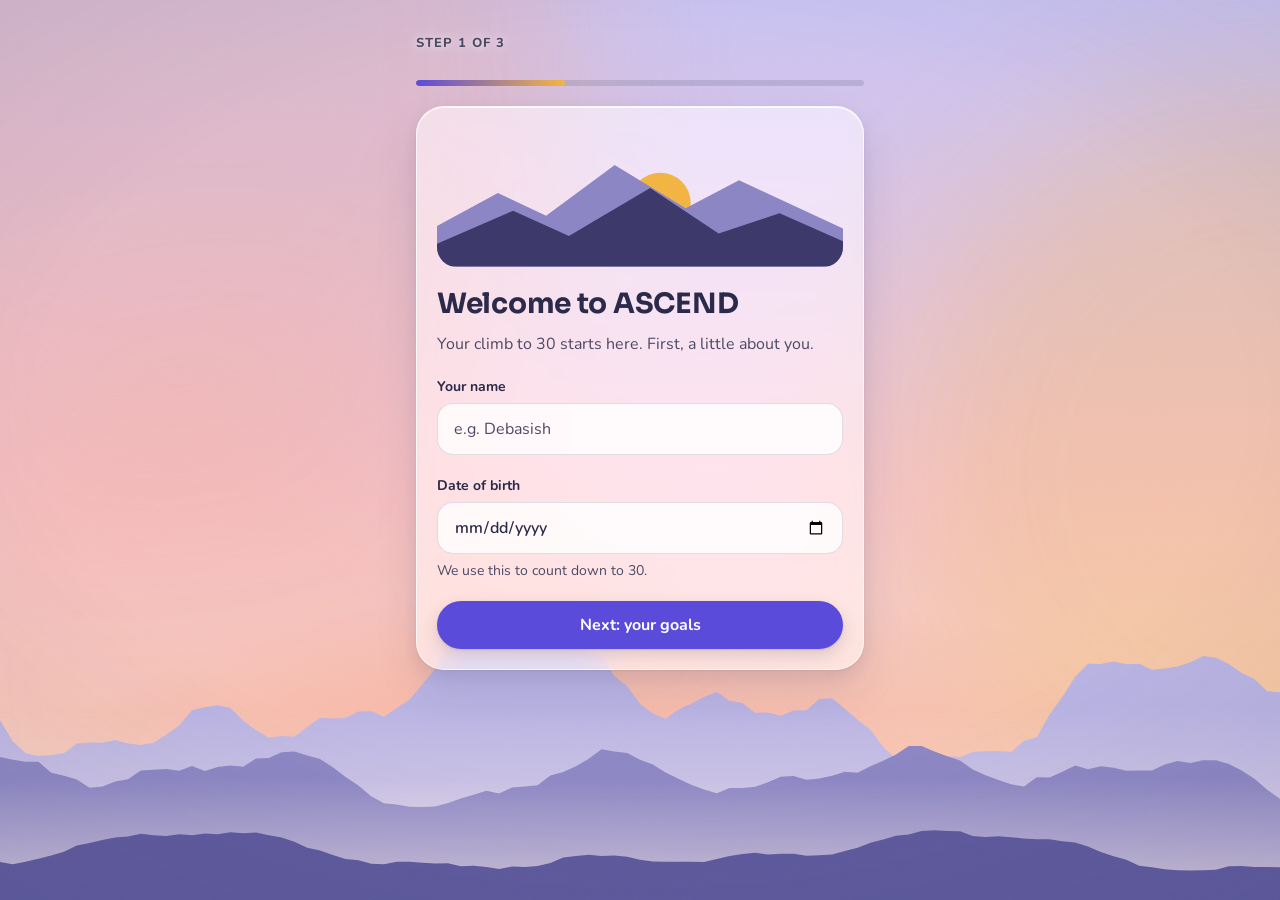
<file: index.html>
<!doctype html>
<html lang="en-IN">
<head>
  <meta charset="utf-8">
  <meta name="viewport" content="width=device-width, initial-scale=1, viewport-fit=cover">
  <meta name="theme-color" content="#F4F1FA">
  <title>Today · ASCEND</title>

  <link rel="manifest" href="manifest.webmanifest">
  <link rel="icon" href="icons/icon.svg" type="image/svg+xml">
  <link rel="icon" href="icons/favicon-32.png" sizes="32x32" type="image/png">
  <link rel="apple-touch-icon" href="icons/apple-touch-icon.png">
  <meta name="apple-mobile-web-app-capable" content="yes">
  <meta name="apple-mobile-web-app-title" content="ASCEND">
  <meta name="apple-mobile-web-app-status-bar-style" content="default">
  <link rel="stylesheet" href="styles.css">

  <script src="shared.js"></script>
  <script src="index.js" defer></script>

  <!-- Styles only Today needs -->
  <style>
    /* ----- Hero: greeting, level and score on glass -----
       The score sun (or moon at night) lives in the background sky, rising from
       behind the mid mountain range as the score grows (shared.js mountScoreSun). */
    .hero { display: flex; flex-direction: column; gap: 18px; }
    .hero.is-won { box-shadow: var(--shadow-card), inset 0 0 0 2px var(--gold); }

    .hero__sky { display: flex; align-items: flex-start; justify-content: space-between; gap: 12px; }
    .hero__hello { display: flex; flex-direction: column; gap: 6px; min-width: 0; }
    .hero__hello h1 { font-size: var(--fs-2xl); overflow-wrap: anywhere; }
    .hero__hello .badge { align-self: flex-start; }

    /* Level ring: opens the Wall of Wins */
    .level-ring {
      flex: none;
      position: relative;
      display: grid;
      place-items: center;
      width: 52px;
      height: 52px;
      margin-bottom: 18px;
      border-radius: 50%;
      background: var(--tile-bg);
      box-shadow: var(--shadow-tile);
      color: var(--ink);
      text-decoration: none;
      transition: transform var(--dur-fast) var(--ease-out);
    }
    .level-ring:active { transform: scale(0.94); }
    .level-ring svg { position: absolute; inset: 3px; width: calc(100% - 6px); height: calc(100% - 6px); }
    .level-ring__track { fill: none; stroke: var(--line); stroke-width: 3.5; }
    .level-ring__fill { fill: none; stroke: var(--accent); stroke-width: 3.5; stroke-linecap: round; transition: stroke-dasharray var(--dur-med) var(--ease-out); }
    .level-ring__num { font-family: var(--font-head); font-size: var(--fs-md); font-weight: 800; line-height: 1; }
    .level-ring__label { position: absolute; top: calc(100% + 4px); font-size: 0.75rem; font-weight: 800; color: var(--ink); white-space: nowrap; }

    .hero__stats { display: flex; flex-direction: column; gap: 6px; padding-top: 14px; border-top: 1px solid var(--line); }
    .hero__score { display: flex; align-items: baseline; flex-wrap: wrap; gap: 4px 10px; }
    .hero__score .num-big { font-size: 3.25rem; }
    .hero__score-label { font-weight: 700; color: var(--muted); }
    .hero__line { font-weight: 700; }
    .hero__line .dim { color: var(--muted); font-weight: 600; }
    .hero__streak { display: flex; align-items: center; gap: 8px; font-weight: 700; }
    .hero__streak svg { flex: none; width: 18px; height: 18px; color: var(--accent-text); }

    /* The page's load moment: the hero text settles in while the sun climbs */
    .hero.is-arriving .hero__sky   { animation: hero-in 600ms var(--ease-out) both; }
    .hero.is-arriving .hero__stats { animation: hero-in 600ms var(--ease-out) 200ms both; }
    @keyframes hero-in {
      from { opacity: 0; transform: translateY(8px); }
      to   { opacity: 1; transform: none; }
    }

    @media (prefers-reduced-motion: reduce) {
      .hero.is-arriving .hero__sky, .hero.is-arriving .hero__stats { animation: none; }
      .level-ring:active { transform: none; }
    }

    /* Daily quote card */
    .quote-card {
      margin: 0;
      display: flex;
      flex-direction: column;
      gap: 10px;
    }
    .quote-card blockquote { margin: 0; }

    /* Streak under a habit's progress */
    .habit__streak {
      display: inline-flex;
      align-items: center;
      gap: 4px;
      margin-top: 2px;
      font-size: var(--fs-xs);
      font-weight: 800;
      color: var(--accent-text);
    }
    .habit__streak svg { width: 14px; height: 14px; }

    .group-title {
      font-family: var(--font-ui);
      font-size: var(--fs-xs);
      font-weight: 800;
      letter-spacing: 0.08em;
      text-transform: uppercase;
      color: var(--muted);
    }

    .checklist {
      list-style: none;
      margin: 0;
      padding: 0;
      display: flex;
      flex-direction: column;
      gap: 12px;
    }

    /* One habit row (a .tile), with a thin stripe in the habit's colour */
    .habit { gap: 12px; }
    .habit::before {
      content: "";
      position: absolute;
      left: 0;
      top: 16px;
      bottom: 16px;
      width: 4px;
      border-radius: 0 4px 4px 0;
      background: var(--habit-color, transparent);
    }
    .habit__emoji { margin-right: 6px; }

    .habit__head {
      display: flex;
      align-items: center;
      gap: 12px;
    }

    .habit__check {
      flex: none;
      display: grid;
      place-items: center;
      width: 30px;
      height: 30px;
      border: 2px solid var(--line);
      border-radius: 50%;
      color: transparent;
      transition: background-color var(--dur-med) ease, border-color var(--dur-med) ease;
    }
    .habit__check svg { width: 16px; height: 16px; }

    .habit__text { flex: 1; min-width: 0; display: flex; flex-direction: column; }

    .habit__name {
      font-family: var(--font-head);
      font-size: var(--fs-md);
      font-weight: 600;
      line-height: 1.3;
    }

    .habit__progress {
      font-size: var(--fs-sm);
      color: var(--muted);
      font-variant-numeric: tabular-nums;
    }

    .habit__actions { display: flex; flex-wrap: wrap; gap: 8px; }

    .habit__custom { display: flex; flex-direction: column; gap: 10px; }

    /* Done state: pine check + pine outline */
    .habit.is-done {
      box-shadow: var(--shadow-tile), inset 0 0 0 1.5px var(--success);
    }
    .habit.is-done .habit__check {
      background: var(--success);
      border-color: var(--success);
      color: var(--on-success);
    }
    .habit.is-done .habit__progress {
      color: var(--success-text);
      font-weight: 700;
    }

    /* Minimum kept (not full target): gold check */
    .habit.is-kept .habit__check {
      background: var(--gold);
      border-color: var(--gold);
      color: var(--on-gold);
    }
    .habit.is-kept .habit__progress { color: var(--ink); font-weight: 700; }

    /* Yes/no habits: the whole row is one button */
    .habit--toggle {
      width: 100%;
      min-height: 72px;
      font: inherit;
      color: inherit;
      text-align: left;
      cursor: pointer;
      touch-action: manipulation;
      transition: transform var(--dur-fast) var(--ease-out);
    }
    .habit--toggle:active { transform: scale(0.98); }

    /* Little pop when a habit turns done (user action only) */
    .habit.just-done { animation: done-pop 480ms var(--ease-out); }
    .habit.just-done .habit__check { animation: check-pop 480ms var(--ease-out); }

    @keyframes done-pop {
      0%   { transform: scale(1); }
      40%  { transform: scale(1.02); }
      100% { transform: scale(1); }
    }
    /* The check draws itself */
    .habit.just-done .habit__check path { stroke-dasharray: 22; animation: check-draw 420ms var(--ease-out) both; }
    @keyframes check-draw {
      from { stroke-dashoffset: 22; }
      to   { stroke-dashoffset: 0; }
    }

    /* "+20 XP" floats up from the check */
    .xp-float {
      position: fixed;
      z-index: 70;
      padding: 4px 10px;
      border-radius: var(--radius-pill);
      background: var(--gold);
      color: var(--on-gold);
      font-family: var(--font-head);
      font-size: var(--fs-sm);
      font-weight: 800;
      pointer-events: none;
      transform: translate(-50%, -50%);
      animation: xp-float 900ms var(--ease-out) forwards;
    }
    @keyframes xp-float {
      0%   { opacity: 0; transform: translate(-50%, -30%) scale(0.8); }
      20%  { opacity: 1; transform: translate(-50%, -80%) scale(1); }
      100% { opacity: 0; transform: translate(-50%, -220%) scale(1); }
    }

    @keyframes check-pop {
      0%   { transform: scale(0.6); }
      60%  { transform: scale(1.2); }
      100% { transform: scale(1); }
    }

    /* Nightly reflection card */
    .reflect-card { display: flex; flex-direction: column; gap: 10px; }
    .reflect-card__faces { display: flex; flex-wrap: wrap; gap: 6px 14px; font-weight: 700; }
    .reflect-card__done { display: flex; align-items: center; gap: 8px; }
    .reflect-card .btn--ghost { align-self: flex-start; }
    .reflect-card__done svg { flex: none; width: 20px; height: 20px; color: var(--success-text); }

    @media (prefers-reduced-motion: reduce) {
      .habit--toggle:active { transform: none; }
    }
  </style>
</head>

<body data-page="today" class="has-fab">
  <main class="page" id="main">

    <!-- Hero: greeting, level ring and today's score. The sun that rises with the
         score is in the background sky, behind the mid mountain range. -->
    <section class="card hero" id="hero" aria-labelledby="hello">
      <p class="sr-only" id="summit-label">The sun is below the horizon</p>
      <div class="hero__sky">
        <div class="hero__hello">
          <p class="eyebrow" id="today-date"></p>
          <h1 id="hello">Hello</h1>
          <span class="badge" id="day-type">Weekday targets</span>
        </div>
        <a class="level-ring" id="level-card" href="wins.html" hidden>
          <svg viewBox="0 0 46 46" aria-hidden="true" focusable="false">
            <circle class="level-ring__track" cx="23" cy="23" r="20"/>
            <circle class="level-ring__fill" id="level-bar" cx="23" cy="23" r="20" pathLength="100" stroke-dasharray="0 100" transform="rotate(-90 23 23)"/>
          </svg>
          <span class="level-ring__num" id="level-num" aria-hidden="true">1</span>
          <span class="level-ring__label" id="level-title" aria-hidden="true">Level 1</span>
        </a>
      </div>

      <div class="hero__stats">
        <p class="hero__score">
          <span class="num-big" id="score">0%</span>
          <span class="hero__score-label" id="h-score">today’s score</span>
          <span class="badge badge--gold" id="won-badge" hidden>Day won</span>
        </p>
        <p class="hero__line"><span id="done-summary"></span> <span class="dim" id="summary-message">Fresh climb today. One small step counts.</span></p>
        <p class="hero__streak" id="win-streak">
          <svg viewBox="0 0 24 24" fill="none" stroke="currentColor" stroke-width="2" stroke-linecap="round" stroke-linejoin="round" aria-hidden="true" focusable="false"><path d="M5 21V4"/><path d="M5 4h11l-2 4 2 4H5"/></svg>
          <span id="win-streak-text">Win today to start a streak.</span>
        </p>
      </div>
    </section>

    <!-- Nightly reflection: a gentle prompt from 8 PM -->
    <section class="card reflect-card" id="reflect-card" aria-labelledby="reflect-title" hidden></section>

    <!-- Checklist (filled by index.js) -->
    <div class="stack-lg" id="checklist">
      <p class="muted">Loading your habits…</p>
    </div>

    <!-- Daily quote (Fraunces italic lives only here) -->
    <figure class="card quote-card" id="quote-card" hidden>
      <figcaption class="eyebrow" id="quote-label">Today’s line</figcaption>
      <blockquote class="quote" id="quote-text"></blockquote>
    </figure>

    <!-- Food delivery (same card as on Money) -->
    <section class="card food-card" id="food-card" aria-labelledby="food-title"></section>

    <!-- Countdowns -->
    <section class="stack" aria-labelledby="h-countdowns">
      <h2 class="group-title" id="h-countdowns">Countdowns</h2>
      <div class="grid-2">
        <div class="tile">
          <span class="tile__label">ISS exam</span>
          <span class="tile__value" id="exam-days">–</span>
          <span class="tile__note" id="exam-date"></span>
        </div>
        <div class="tile">
          <span class="tile__label">Turning 30</span>
          <span class="tile__value" id="thirty-days">–</span>
          <span class="tile__note" id="thirty-date"></span>
        </div>
      </div>
    </section>

  </main>

  <!-- Quick-add an expense from Today (same sheet as the Money page) -->
  <button class="fab" type="button" id="fab-expense" aria-label="Add expense">
    <span aria-hidden="true">₹</span>
    <span>Add expense</span>
  </button>
</body>
</html>
</file>
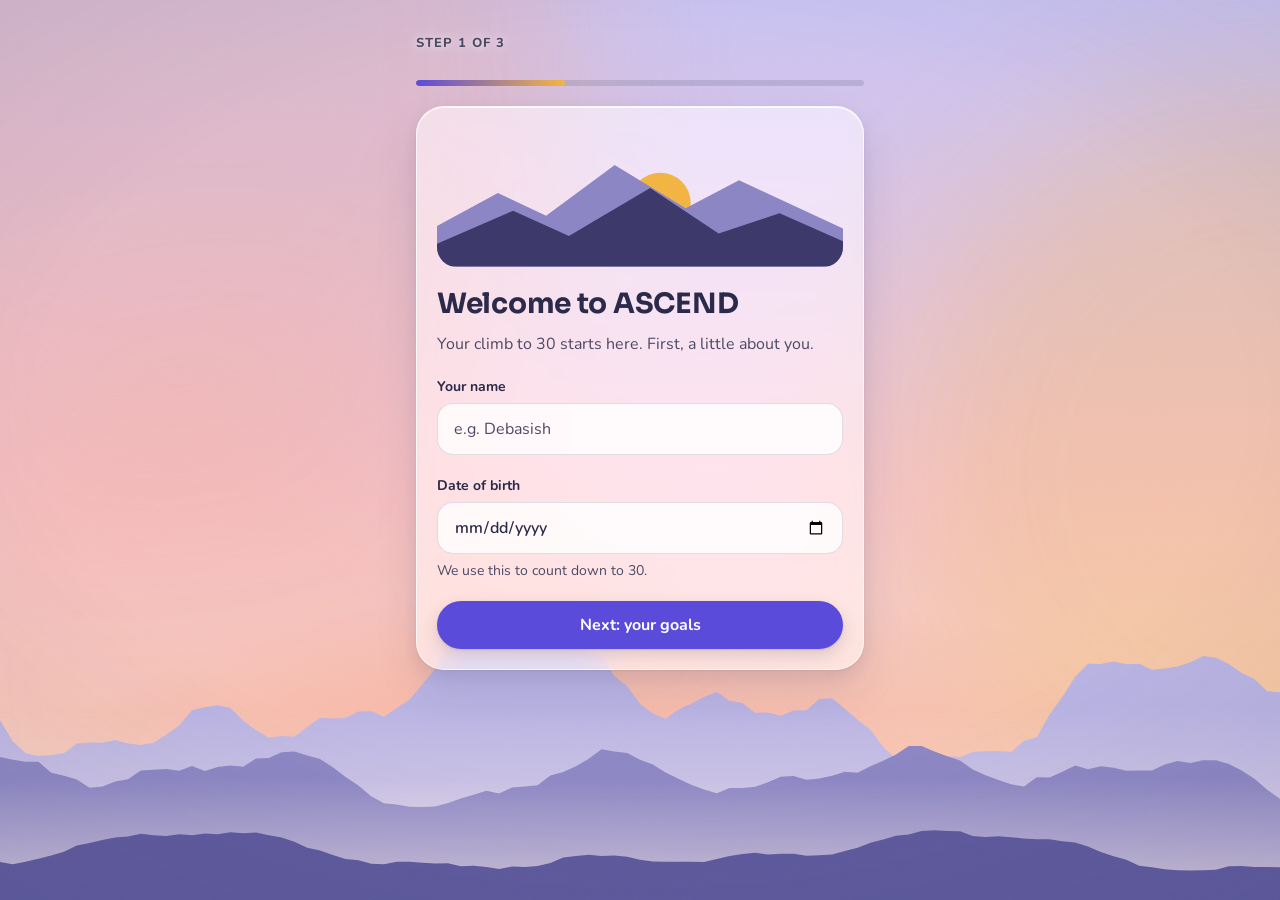
<file: goals.html>
<!doctype html>
<html lang="en-IN">
<head>
  <meta charset="utf-8">
  <meta name="viewport" content="width=device-width, initial-scale=1, viewport-fit=cover">
  <meta name="theme-color" content="#F4F1FA">
  <title>Goals · ASCEND</title>

  <link rel="manifest" href="manifest.webmanifest">
  <link rel="icon" href="icons/icon.svg" type="image/svg+xml">
  <link rel="icon" href="icons/favicon-32.png" sizes="32x32" type="image/png">
  <link rel="apple-touch-icon" href="icons/apple-touch-icon.png">
  <meta name="apple-mobile-web-app-capable" content="yes">
  <meta name="apple-mobile-web-app-title" content="ASCEND">
  <meta name="apple-mobile-web-app-status-bar-style" content="default">
  <link rel="stylesheet" href="styles.css">

  <script src="shared.js"></script>
  <script src="goals.js" defer></script>

  <!-- Styles only Goals needs -->
  <style>

    /* ----- The trail (Goals signature) ----- */
    /* --climb (0 to 1) is set by goals.js: how far up the trail you are */
    .trail-card { --climb: 0; padding: 0; overflow: hidden; }
    .trail { display: block; width: 100%; height: auto; }

    .trail .sky-top    { stop-color: var(--sky-top);    stop-opacity: 0.55; }
    .trail .sky-bottom { stop-color: var(--sky-bottom); stop-opacity: 0.5; }
    .trail .glow-in    { stop-color: var(--gold); stop-opacity: 0.8; }
    .trail .glow-out   { stop-color: var(--gold); stop-opacity: 0; }
    .summit-glow { opacity: calc(0.25 + var(--climb) * 0.75); }

    .trail .range-far  { fill: var(--mountain-far); }
    .trail .range-near { fill: var(--mountain-near); }
    .trail .snow { fill: var(--lavender); opacity: 0.75; }

    .trail-path {
      fill: none;
      stroke: var(--trail-line);
      stroke-width: 2.5;
      stroke-linecap: round;
      stroke-dasharray: 2 7;
    }
    .trail-walked {
      fill: none;
      stroke: var(--gold);
      stroke-width: 4;
      stroke-linecap: round;
    }

    .flag-pole { stroke: var(--ink); stroke-width: 2; stroke-linecap: round; }
    [data-theme="night"] .flag-pole { stroke: var(--lavender); }
    .flag { fill: var(--gold); }

    /* Camp markers: gold once reached, hollow ahead */
    .camp-dot { fill: var(--sheet-bg); stroke: var(--mountain-far); stroke-width: 2.5; }
    .camp-num { fill: var(--ink); font-family: var(--font-head); font-size: 11px; font-weight: 800; }
    .camp-marker.is-reached .camp-dot { fill: var(--gold); stroke: var(--sheet-bg); }
    .camp-marker.is-reached .camp-num { fill: var(--on-gold); }

    /* You (the climber) */
    .climber-dot { fill: var(--accent); stroke: var(--sheet-bg); stroke-width: 3; }
    .climber-core { fill: var(--on-accent); }
    .climber-tag { fill: var(--accent); }
    .climber-tag-text { fill: var(--on-accent); font-family: var(--font-ui); font-size: 11px; font-weight: 800; }

    .trail-body { display: flex; flex-direction: column; gap: 12px; padding: 16px 20px 20px; }
    .trail-body .tile__value { font-size: 1.375rem; }

    /* ----- Base camps list ----- */
    .camp-list { list-style: none; margin: 0; padding: 0; display: flex; flex-direction: column; gap: 12px; }
    .camp { gap: 10px; }
    .camp__head { display: flex; align-items: center; gap: 12px; }
    .camp__num {
      flex: none;
      display: grid;
      place-items: center;
      width: 40px;
      height: 40px;
      border-radius: 50%;
      border: 2px solid var(--mountain-far);
      font-family: var(--font-head);
      font-weight: 800;
    }
    .camp.is-reached .camp__num { background: var(--gold); border-color: var(--gold); color: var(--on-gold); }
    .camp.is-current { box-shadow: var(--shadow-tile), inset 0 0 0 2px var(--gold); }
    .camp__text { flex: 1; min-width: 0; }
    .camp__title { font-size: var(--fs-md); }
    .camp__dates { font-size: var(--fs-sm); color: var(--muted); }
    .camp__text .badge { margin-top: 6px; }
    .camp__focus { margin: 0; padding-left: 20px; display: flex; flex-direction: column; gap: 4px; font-size: var(--fs-sm); }
    .badge--pine { background: var(--success); color: var(--on-success); }

    /* ----- Goals + milestones ----- */
    .goal { display: flex; flex-direction: column; gap: 14px; }
    .goal__head { display: flex; align-items: flex-start; justify-content: space-between; gap: 12px; }
    .goal__head h3 { overflow-wrap: anywhere; }
    .goal__bar { display: flex; align-items: center; gap: 12px; }
    .goal__bar .progress { flex: 1; height: 10px; }
    .goal__pct { flex: none; min-width: 4ch; text-align: right; font-family: var(--font-head); font-weight: 800; font-variant-numeric: tabular-nums; }
    .level-title { font-family: var(--font-ui); font-size: var(--fs-sm); font-weight: 800; color: var(--muted); }
    .ms-list { list-style: none; margin: 0; padding: 0; display: flex; flex-direction: column; gap: 8px; }

    .ms-row {
      display: flex;
      align-items: center;
      gap: 12px;
      width: 100%;
      min-height: 64px;
      padding: 10px 12px;
      background: var(--tile-bg);
      border: 1px solid var(--glass-border);
      border-radius: var(--radius-tile);
      box-shadow: var(--shadow-tile);
      color: var(--ink);
      font: inherit;
      text-align: left;
      cursor: pointer;
      touch-action: manipulation;
      transition: transform var(--dur-fast) var(--ease-out);
    }
    .ms-row:active { transform: scale(0.98); }
    .ms-row.is-done { box-shadow: var(--shadow-tile), inset 0 0 0 1.5px var(--success); }

    .ms-ring { flex: none; width: 40px; height: 40px; }
    .ms-ring__track { fill: none; stroke: var(--line); stroke-width: 4; }
    .ms-ring__fill { fill: none; stroke: var(--accent); stroke-width: 4; stroke-linecap: round; }
    .ms-ring__done { fill: var(--success); }
    .ms-ring__check { fill: none; stroke: var(--on-success); stroke-width: 2.5; stroke-linecap: round; stroke-linejoin: round; }

    .ms-row__text { flex: 1; min-width: 0; display: flex; flex-direction: column; }
    .ms-row__name { font-weight: 800; overflow-wrap: anywhere; }
    .ms-row__meta { font-size: var(--fs-sm); color: var(--muted); overflow-wrap: anywhere; }
    .ms-row__pct { flex: none; font-family: var(--font-head); font-weight: 700; font-variant-numeric: tabular-nums; }
    .ms-row.is-done .ms-row__pct { color: var(--success-text); }

    /* ----- Savings goals ----- */
    .savings { display: flex; flex-direction: column; gap: 12px; }
    .savings__amount { display: flex; align-items: baseline; flex-wrap: wrap; gap: 4px 8px; }
    .savings__value { font-family: var(--font-head); font-size: var(--fs-2xl); font-weight: 800; line-height: 1.1; font-variant-numeric: tabular-nums; }
    .savings.is-done { box-shadow: var(--shadow-card), inset 0 0 0 2px var(--gold); }

    /* ----- Sheets ----- */
    .range-row { display: flex; align-items: center; gap: 12px; }
    .range { flex: 1; min-width: 0; min-height: var(--tap); margin: 0; accent-color: var(--accent); cursor: pointer; }
    .range-value { flex: none; min-width: 4.5ch; text-align: right; font-family: var(--font-head); font-size: var(--fs-lg); font-weight: 800; font-variant-numeric: tabular-nums; }

    @media (prefers-reduced-motion: reduce) {
      .ms-row:active { transform: none; }
    }
  </style>
</head>

<body data-page="goals">
  <main class="page" id="main">

    <header class="stack">
      <p class="eyebrow" id="age-line">Age 24 to 30</p>
      <h1>Goals</h1>
      <p class="muted">Four camps, one summit. Every milestone moves you up.</p>
    </header>

    <!-- The trail: mountain path from 24 to the summit at 30 (the page's one load moment) -->
    <section class="card trail-card" id="trail-card" aria-labelledby="h-trail">
      <div id="trail-art"></div>
      <div class="trail-body">
        <div class="stack">
          <h2 id="h-trail">Your climb</h2>
          <p class="muted" id="trail-sub"></p>
        </div>
        <div class="progress" aria-hidden="true"><div class="progress__bar" id="climb-bar"></div></div>
        <div class="grid-2">
          <div class="tile">
            <span class="tile__label" id="next-label">Next camp</span>
            <span class="tile__value" id="next-days">–</span>
            <span class="tile__note" id="next-date"></span>
          </div>
          <div class="tile">
            <span class="tile__label">Summit at 30</span>
            <span class="tile__value" id="summit-days">–</span>
            <span class="tile__note" id="summit-date"></span>
          </div>
        </div>
      </div>
    </section>

    <!-- Base camps -->
    <section class="stack" aria-labelledby="h-camps">
      <h2 class="section-title" id="h-camps">Base camps</h2>
      <ol class="camp-list" id="camp-list"></ol>
    </section>

    <!-- Goals with yearly, quarterly and monthly milestones -->
    <section class="stack-lg" aria-labelledby="h-goals">
      <div class="stack">
        <h2 class="section-title" id="h-goals">Goals and milestones</h2>
        <p class="muted" id="goals-summary"></p>
      </div>
      <div class="stack-lg" id="goal-list">
        <p class="muted">Loading your goals…</p>
      </div>
      <button class="btn btn--secondary btn--block" type="button" id="add-goal">Add goal</button>
    </section>

    <!-- Savings goals -->
    <section class="stack-lg" aria-labelledby="h-savings">
      <div class="stack">
        <h2 class="section-title" id="h-savings">Savings goals</h2>
        <p class="muted">Money set aside for the climb. Separate from your Money page spending.</p>
      </div>
      <div class="stack-lg" id="savings-list"></div>
      <button class="btn btn--secondary btn--block" type="button" id="add-savings">Add savings goal</button>
    </section>

  </main>

  <!-- Goal editor -->
  <dialog class="sheet" id="goal-sheet" aria-labelledby="goal-title">
    <form class="sheet__form" id="goal-form" novalidate>
      <div class="sheet__scroll">
        <div class="xp-head">
          <h2 id="goal-title" tabindex="-1">Add goal</h2>
          <button type="button" class="btn btn--ghost" data-close>Cancel</button>
        </div>

        <div class="field">
          <label class="label" for="g-name">Goal</label>
          <input class="input" id="g-name" type="text" maxlength="60" autocomplete="off" placeholder="e.g. Clear the ISS exam">
        </div>

        <div class="field">
          <label class="label" for="g-camp">Base camp</label>
          <div class="select-wrap"><select class="select" id="g-camp"></select></div>
        </div>

        <button type="button" class="btn btn--ghost btn--block sheet-delete" id="g-delete" hidden>Delete goal</button>
      </div>
      <div class="sheet__footer">
        <button class="btn btn--primary btn--block" type="submit">Save goal</button>
      </div>
    </form>
  </dialog>

  <!-- Milestone editor -->
  <dialog class="sheet" id="ms-sheet" aria-labelledby="ms-title">
    <form class="sheet__form" id="ms-form" novalidate>
      <div class="sheet__scroll">
        <div class="xp-head">
          <h2 id="ms-title" tabindex="-1">Add milestone</h2>
          <button type="button" class="btn btn--ghost" data-close>Cancel</button>
        </div>
        <p class="muted" id="ms-goal-name"></p>

        <div class="field">
          <label class="label" for="ms-name">Milestone</label>
          <input class="input" id="ms-name" type="text" maxlength="60" autocomplete="off" placeholder="e.g. Solve 30 DSA problems">
        </div>

        <fieldset class="plain-fieldset">
          <legend class="label">Timeframe</legend>
          <div class="method-row">
            <label class="method-option"><input type="radio" name="ms-level" value="year"><span>Yearly</span></label>
            <label class="method-option"><input type="radio" name="ms-level" value="quarter"><span>Quarterly</span></label>
            <label class="method-option"><input type="radio" name="ms-level" value="month"><span>Monthly</span></label>
          </div>
        </fieldset>

        <div class="field">
          <label class="label" for="ms-date">Target date</label>
          <input class="input" id="ms-date" type="date">
        </div>

        <div class="field">
          <label class="label" for="ms-progress">Progress</label>
          <div class="range-row">
            <input class="range" id="ms-progress" type="range" min="0" max="100" step="5" value="0">
            <output class="range-value" id="ms-progress-value" for="ms-progress">0%</output>
          </div>
        </div>

        <div class="field">
          <label class="label" for="ms-habit">Linked habit <span class="muted">(optional)</span></label>
          <div class="select-wrap"><select class="select" id="ms-habit" aria-describedby="ms-habit-hint"></select></div>
          <p class="hint" id="ms-habit-hint">Shows that habit’s streak next to this milestone.</p>
        </div>

        <button type="button" class="btn btn--gold btn--block" id="ms-complete">Mark complete</button>
        <button type="button" class="btn btn--ghost btn--block sheet-delete" id="ms-delete" hidden>Delete milestone</button>
      </div>
      <div class="sheet__footer">
        <button class="btn btn--primary btn--block" type="submit">Save milestone</button>
      </div>
    </form>
  </dialog>

  <!-- Savings goal editor -->
  <dialog class="sheet" id="sv-sheet" aria-labelledby="sv-title">
    <form class="sheet__form" id="sv-form" novalidate>
      <div class="sheet__scroll">
        <div class="xp-head">
          <h2 id="sv-title" tabindex="-1">Add savings goal</h2>
          <button type="button" class="btn btn--ghost" data-close>Cancel</button>
        </div>

        <div class="field">
          <label class="label" for="sv-name">Name</label>
          <input class="input" id="sv-name" type="text" maxlength="40" autocomplete="off" placeholder="e.g. Emergency fund">
        </div>

        <div class="field">
          <label class="label" for="sv-target">Target amount</label>
          <div class="input-group">
            <span class="input-group__prefix" aria-hidden="true">₹</span>
            <input class="input" id="sv-target" type="text" inputmode="numeric" autocomplete="off" placeholder="e.g. 3,00,000">
          </div>
        </div>

        <div class="field">
          <label class="label" for="sv-saved">Saved so far</label>
          <div class="input-group">
            <span class="input-group__prefix" aria-hidden="true">₹</span>
            <input class="input" id="sv-saved" type="text" inputmode="numeric" autocomplete="off" aria-describedby="sv-saved-hint">
          </div>
          <p class="hint" id="sv-saved-hint">Use Add money for new savings. Change this only to correct the total.</p>
        </div>

        <div class="field">
          <label class="label" for="sv-date">Target date <span class="muted">(optional)</span></label>
          <input class="input" id="sv-date" type="date" aria-describedby="sv-date-hint">
          <p class="hint" id="sv-date-hint">With a date, you’ll see how much a month gets you there.</p>
        </div>

        <button type="button" class="btn btn--ghost btn--block sheet-delete" id="sv-delete" hidden>Delete savings goal</button>
      </div>
      <div class="sheet__footer">
        <button class="btn btn--primary btn--block" type="submit">Save savings goal</button>
      </div>
    </form>
  </dialog>

  <!-- Add money to a savings goal -->
  <dialog class="sheet" id="dep-sheet" aria-labelledby="dep-title">
    <form class="sheet__form" id="dep-form" novalidate>
      <div class="sheet__scroll">
        <div class="xp-head">
          <h2 id="dep-title" tabindex="-1">Add money</h2>
          <button type="button" class="btn btn--ghost" data-close>Cancel</button>
        </div>
        <p class="muted" id="dep-status"></p>

        <div class="field">
          <label class="label" for="dep-amount">Amount</label>
          <div class="input-group">
            <span class="input-group__prefix" aria-hidden="true">₹</span>
            <input class="input" id="dep-amount" type="text" inputmode="decimal" autocomplete="off" placeholder="e.g. 10,000">
          </div>
        </div>

        <div class="field">
          <label class="label" for="dep-date">Date</label>
          <input class="input" id="dep-date" type="date">
        </div>

        <div class="field">
          <label class="label" for="dep-note">Note <span class="muted">(optional)</span></label>
          <input class="input" id="dep-note" type="text" maxlength="60" autocomplete="off" placeholder="e.g. Saved from October salary">
        </div>
      </div>
      <div class="sheet__footer">
        <button class="btn btn--primary btn--block" type="submit" id="dep-save">Add money</button>
      </div>
    </form>
  </dialog>

</body>
</html>
</file>
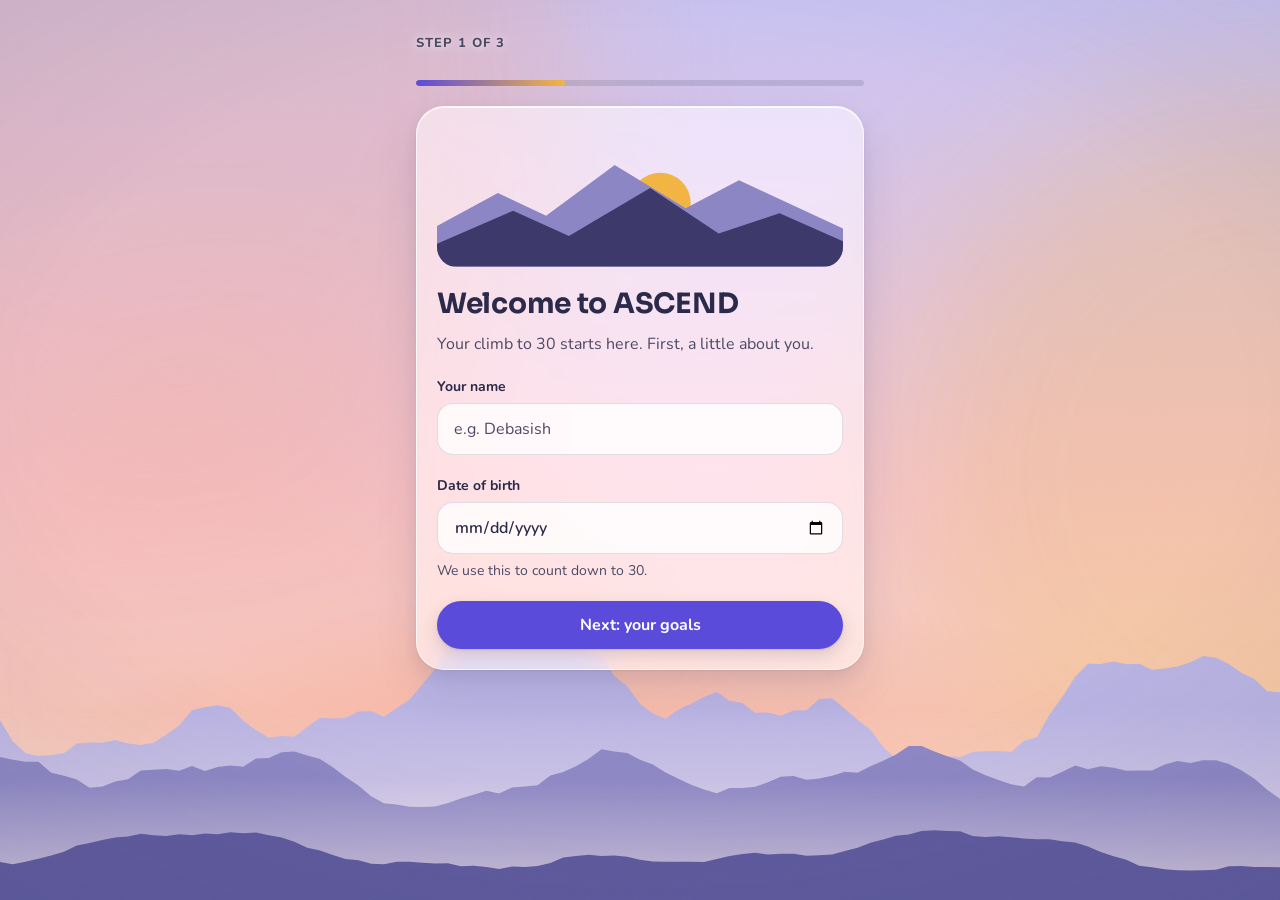
<file: insights.html>
<!doctype html>
<html lang="en-IN">
<head>
  <meta charset="utf-8">
  <meta name="viewport" content="width=device-width, initial-scale=1, viewport-fit=cover">
  <meta name="theme-color" content="#F4F1FA">
  <title>Insights · ASCEND</title>

  <link rel="manifest" href="manifest.webmanifest">
  <link rel="icon" href="icons/icon.svg" type="image/svg+xml">
  <link rel="icon" href="icons/favicon-32.png" sizes="32x32" type="image/png">
  <link rel="apple-touch-icon" href="icons/apple-touch-icon.png">
  <meta name="apple-mobile-web-app-capable" content="yes">
  <meta name="apple-mobile-web-app-title" content="ASCEND">
  <meta name="apple-mobile-web-app-status-bar-style" content="default">
  <link rel="stylesheet" href="styles.css">

  <script src="shared.js"></script>
  <script src="insights.js" defer></script>

  <!-- Styles only Insights needs -->
  <style>
    .nav-pair { display: flex; gap: 8px; }
    .icon-btn[aria-disabled="true"] { pointer-events: none; }

    /* ----- Night sky (Insights signature) -----
       The card always uses the Night tokens (data-theme="night" on the card),
       so it's a night sky in both themes. */
    .sky-card {
      display: flex;
      flex-direction: column;
      gap: 16px;
      background: linear-gradient(180deg, var(--bg-top) 0%, var(--bg-bottom) 100%);
      color: var(--ink);
    }
    .sky-year { font-family: var(--font-head); font-size: var(--fs-xl); font-weight: 800; font-variant-numeric: tabular-nums; }

    .sky-wrap { position: relative; border-radius: var(--radius-input); touch-action: manipulation; cursor: pointer; }
    .sky-wrap:focus-visible { outline: 3px solid var(--focus); outline-offset: 4px; }
    .sky { display: block; width: 100%; height: auto; }
    .sky-month { fill: var(--muted); font-family: var(--font-ui); font-size: 12px; font-weight: 800; }
    .sky-tick { fill: var(--muted); font-family: var(--font-ui); font-size: 11px; font-weight: 700; }
    .star { fill: var(--ink); }
    .star--dust { fill: var(--muted); }
    .star--won { fill: var(--gold); }
    .star-glow-in  { stop-color: var(--gold); stop-opacity: 0.7; }
    .star-glow-out { stop-color: var(--gold); stop-opacity: 0; }
    .sky-today { fill: none; stroke: var(--lavender); stroke-width: 1.2; stroke-dasharray: 2 2; }
    .sky-select { fill: none; stroke: var(--accent-text); stroke-width: 2; }

    /* Stars light up once on load (the page's one load moment) */
    .star-g { transform-box: fill-box; transform-origin: center; animation: star-in 520ms var(--ease-out) both; animation-delay: calc(var(--i) * 2ms); }
    @keyframes star-in {
      from { transform: scale(0); }
      to   { transform: none; }
    }

    .sky-legend { display: flex; flex-wrap: wrap; gap: 6px 16px; font-size: var(--fs-sm); font-weight: 700; color: var(--muted); }
    .sky-legend span { display: inline-flex; align-items: center; gap: 6px; }
    .sky-legend svg { width: 14px; height: 14px; }

    /* Selected day */
    .day-panel { display: flex; flex-direction: column; gap: 12px; padding-top: 16px; border-top: 1px solid var(--line); }
    .day-panel__head { display: flex; align-items: baseline; justify-content: space-between; flex-wrap: wrap; gap: 4px 12px; }
    .day-panel__date { font-family: var(--font-head); font-size: var(--fs-lg); font-weight: 700; }
    .day-panel__score { display: flex; align-items: baseline; gap: 8px; flex-wrap: wrap; }
    .day-habits { list-style: none; margin: 0; padding: 0; display: flex; flex-direction: column; gap: 6px; font-size: var(--fs-sm); }
    .day-habits li { display: flex; align-items: flex-start; gap: 8px; }
    .day-habits__mark { flex: none; width: 18px; font-weight: 800; text-align: center; }
    .day-habits .is-done .day-habits__mark { color: var(--success-text); }
    .day-habits .is-kept .day-habits__mark { color: var(--gold); }
    .day-habits .is-open { color: var(--muted); }
    .day-habits__name { flex: 1; min-width: 0; font-weight: 700; }
    .day-habits__value { flex: none; font-variant-numeric: tabular-nums; }
    .day-nav { display: grid; grid-template-columns: 1fr 1fr; gap: 10px; }
    .day-nav .btn { padding-inline: 12px; }

    /* ----- Insights ----- */
    .insight-list { list-style: none; margin: 0; padding: 0; display: flex; flex-direction: column; gap: 10px; }
    .insight { flex-direction: row; align-items: flex-start; gap: 12px; }
    .insight__icon { flex: none; font-size: 1.375rem; line-height: 1.3; }
    .insight__text { font-weight: 700; }

    /* ----- Weekly review ----- */
    .tile-btn {
      width: 100%;
      font: inherit;
      color: var(--ink);
      text-align: left;
      cursor: pointer;
      touch-action: manipulation;
      transition: transform var(--dur-fast) var(--ease-out);
    }
    .tile-btn:active { transform: scale(0.97); }
    .tile-btn .tile__value { font-size: 1.25rem; }
    .grid-2 .tile__value { font-size: 1.375rem; }

    .hours-list { list-style: none; margin: 0; padding: 0; display: flex; flex-direction: column; gap: 12px; }
    .hours-row { display: flex; flex-direction: column; gap: 6px; }
    .hours-row__head { display: flex; justify-content: space-between; gap: 12px; font-weight: 700; }
    .hours-row__value { flex: none; font-variant-numeric: tabular-nums; }
    .hours-row .meter__fill { background: var(--bar-color, var(--accent)); }

    /* ----- Report card ----- */
    .grade-hero { display: flex; align-items: center; gap: 16px; }
    .grade {
      flex: none;
      display: grid;
      place-items: center;
      width: 84px;
      height: 84px;
      border-radius: 50%;
      background: var(--grade-bg, var(--accent-soft));
      color: var(--grade-fg, var(--accent-text));
      font-family: var(--font-head);
      font-size: 2rem;
      font-weight: 800;
      letter-spacing: -0.02em;
    }
    .grade--a { --grade-bg: var(--success); --grade-fg: var(--on-success); }
    .grade--b { --grade-bg: var(--accent); --grade-fg: var(--on-accent); }
    .grade--c { --grade-bg: var(--gold); --grade-fg: var(--on-gold); }
    .grade--d { --grade-bg: var(--lavender); --grade-fg: var(--on-lavender); }
    .grade-hero__text { display: flex; flex-direction: column; gap: 4px; min-width: 0; }
    .grade-hero__avg { font-family: var(--font-head); font-weight: 700; }

    .report { width: 100%; border-collapse: collapse; font-size: var(--fs-sm); }
    .report th, .report td { padding: 10px 4px; border-bottom: 1px solid var(--line); text-align: left; vertical-align: top; }
    .report thead th { color: var(--muted); font-weight: 800; }
    .report td:nth-child(2) { color: var(--muted); white-space: nowrap; }
    .report td:last-child, .report th:last-child { text-align: right; }
    .report tbody th { font-weight: 700; }
    .report tr:last-child th, .report tr:last-child td { border-bottom: 0; }
    .mini-grade { font-family: var(--font-head); font-weight: 800; }
    .comment { padding: 12px 14px; border-radius: var(--radius-input); background: var(--accent-soft); font-weight: 700; }

    /* ----- Reflections (calm list) ----- */
    .reflect-list { list-style: none; margin: 0; padding: 0; display: flex; flex-direction: column; gap: 10px; }
    .reflect-item { gap: 8px; }
    .reflect-item__head { display: flex; justify-content: space-between; align-items: baseline; flex-wrap: wrap; gap: 4px 12px; }
    .reflect-item__date { font-family: var(--font-head); font-weight: 700; }
    .reflect-item__faces { font-size: var(--fs-sm); font-weight: 700; color: var(--muted); }
    .reflect-item__label { font-size: var(--fs-xs); font-weight: 800; letter-spacing: 0.06em; text-transform: uppercase; color: var(--muted); }
    .reflect-item p { overflow-wrap: anywhere; }
    .day-reflection { display: flex; flex-direction: column; gap: 4px; padding: 12px 14px; border-radius: var(--radius-input); background: var(--tile-bg); }

    @media (prefers-reduced-motion: reduce) {
      .star-g { animation: none; }
      .tile-btn:active { transform: none; }
    }
  </style>
</head>

<body data-page="insights">
  <main class="page" id="main">

    <header class="stack">
      <p class="eyebrow" id="year-eyebrow">Your year</p>
      <h1>Insights</h1>
      <p class="muted">Every star is a day you showed up.</p>
    </header>

    <!-- Night sky: every day of the year is a star -->
    <section class="card sky-card" data-theme="night" aria-labelledby="h-sky">
      <div class="card-head">
        <div>
          <h2 class="sr-only" id="h-sky">Year of stars</h2>
          <p class="sky-year" id="sky-year" aria-live="polite">2026</p>
        </div>
        <div class="nav-pair">
          <button class="icon-btn" type="button" id="year-prev" aria-label="Previous year">
            <svg viewBox="0 0 24 24" fill="none" stroke="currentColor" stroke-width="2.5" stroke-linecap="round" stroke-linejoin="round" aria-hidden="true" focusable="false"><path d="M15 6l-6 6 6 6"/></svg>
          </button>
          <button class="icon-btn" type="button" id="year-next" aria-label="Next year">
            <svg viewBox="0 0 24 24" fill="none" stroke="currentColor" stroke-width="2.5" stroke-linecap="round" stroke-linejoin="round" aria-hidden="true" focusable="false"><path d="M9 6l6 6-6 6"/></svg>
          </button>
        </div>
      </div>

      <div class="sky-wrap" id="sky-wrap" tabindex="0" role="group"
        aria-label="Year of stars. Tap a star, or use the arrow keys, to see that day." aria-describedby="sky-summary">
        <div id="sky-art"></div>
      </div>

      <div class="sky-legend" aria-hidden="true">
        <span><svg viewBox="0 0 14 14"><circle cx="7" cy="7" r="1.6" class="star" opacity="0.4"/></svg>Low score</span>
        <span><svg viewBox="0 0 14 14"><circle cx="7" cy="7" r="4" class="star"/></svg>High score</span>
        <span><svg viewBox="0 0 14 14"><path class="star--won" d="M7 0.5l1.6 4.9 4.9 1.6-4.9 1.6L7 13.5l-1.6-4.9L0.5 7l4.9-1.6z"/></svg>Day won</span>
      </div>
      <p class="muted" id="sky-summary"></p>

      <!-- The selected day -->
      <div class="day-panel" id="day-panel" aria-live="polite"></div>
    </section>

    <!-- Plain-English insights (need 14 days of data) -->
    <section class="stack" aria-labelledby="h-insights">
      <h2 class="section-title" id="h-insights">What your data says</h2>
      <div id="insights"></div>
    </section>

    <!-- Weekly review -->
    <section class="card stack-lg" aria-labelledby="h-week">
      <div class="card-head">
        <div class="stack-tight">
          <h2 id="h-week">Weekly review</h2>
          <p class="muted" id="week-range"></p>
        </div>
        <div class="nav-pair">
          <button class="icon-btn" type="button" id="week-prev" aria-label="Previous week">
            <svg viewBox="0 0 24 24" fill="none" stroke="currentColor" stroke-width="2.5" stroke-linecap="round" stroke-linejoin="round" aria-hidden="true" focusable="false"><path d="M15 6l-6 6 6 6"/></svg>
          </button>
          <button class="icon-btn" type="button" id="week-next" aria-label="Next week">
            <svg viewBox="0 0 24 24" fill="none" stroke="currentColor" stroke-width="2.5" stroke-linecap="round" stroke-linejoin="round" aria-hidden="true" focusable="false"><path d="M9 6l6 6-6 6"/></svg>
          </button>
        </div>
      </div>
      <div class="stack-lg" id="week-body"></div>
    </section>

    <!-- Monthly report card -->
    <section class="card stack-lg" aria-labelledby="h-month">
      <div class="card-head">
        <div class="stack-tight">
          <h2 id="h-month">Report card</h2>
          <p class="muted" id="month-range"></p>
        </div>
        <div class="nav-pair">
          <button class="icon-btn" type="button" id="month-prev" aria-label="Previous month">
            <svg viewBox="0 0 24 24" fill="none" stroke="currentColor" stroke-width="2.5" stroke-linecap="round" stroke-linejoin="round" aria-hidden="true" focusable="false"><path d="M15 6l-6 6 6 6"/></svg>
          </button>
          <button class="icon-btn" type="button" id="month-next" aria-label="Next month">
            <svg viewBox="0 0 24 24" fill="none" stroke="currentColor" stroke-width="2.5" stroke-linecap="round" stroke-linejoin="round" aria-hidden="true" focusable="false"><path d="M9 6l6 6-6 6"/></svg>
          </button>
        </div>
      </div>
      <div class="stack-lg" id="month-body"></div>
    </section>

    <!-- Past nightly reflections -->
    <section class="stack" aria-labelledby="h-reflect">
      <div class="stack-tight">
        <h2 class="section-title" id="h-reflect">Reflections</h2>
        <p class="muted">Your evening notes, newest first.</p>
      </div>
      <ul class="reflect-list" id="reflect-list"></ul>
      <button class="btn btn--secondary btn--block" type="button" id="reflect-more" hidden>Show older reflections</button>
    </section>

  </main>
</body>
</html>
</file>
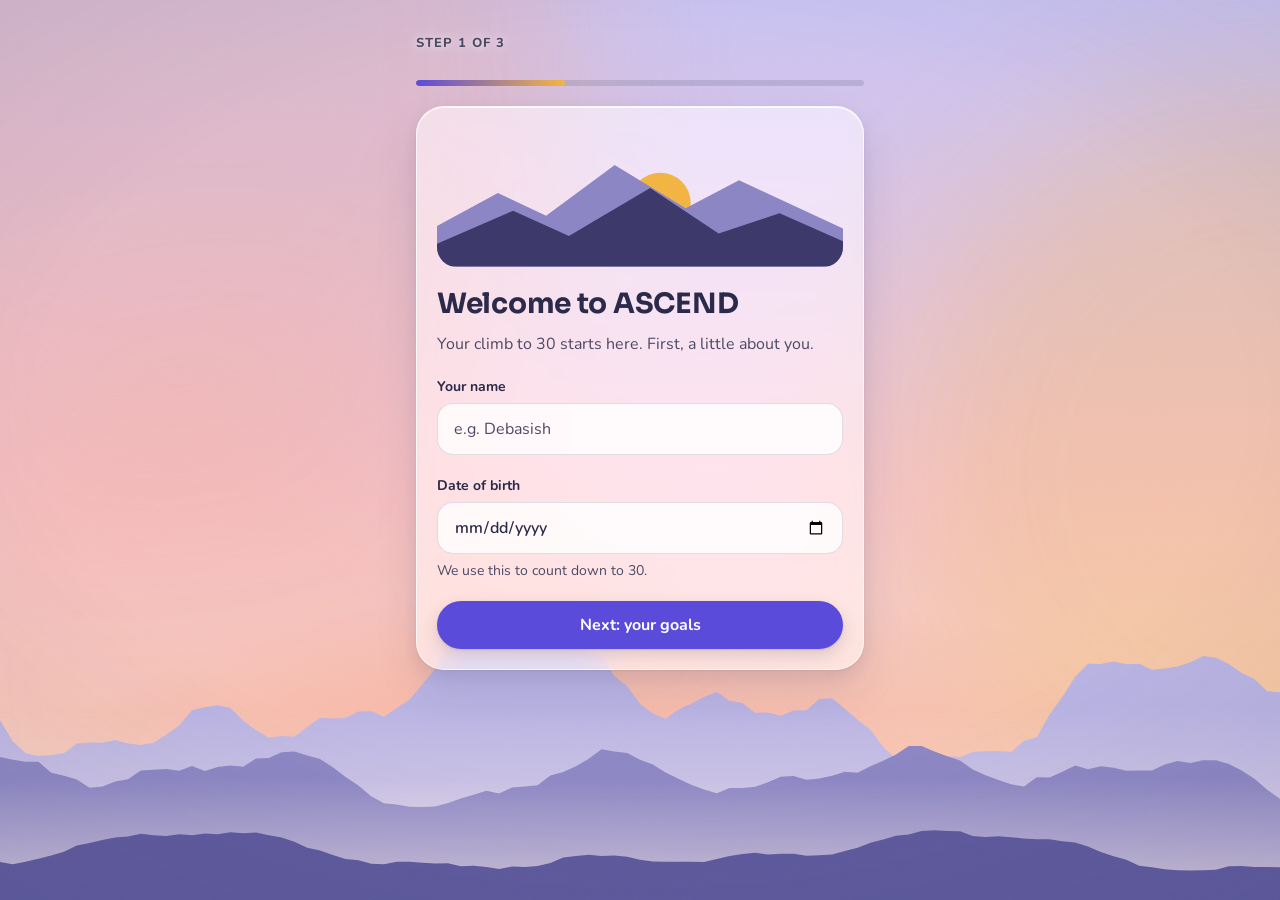
<file: money.html>
<!doctype html>
<html lang="en-IN">
<head>
  <meta charset="utf-8">
  <meta name="viewport" content="width=device-width, initial-scale=1, viewport-fit=cover">
  <meta name="theme-color" content="#F4F1FA">
  <title>Money · ASCEND</title>

  <link rel="manifest" href="manifest.webmanifest">
  <link rel="icon" href="icons/icon.svg" type="image/svg+xml">
  <link rel="icon" href="icons/favicon-32.png" sizes="32x32" type="image/png">
  <link rel="apple-touch-icon" href="icons/apple-touch-icon.png">
  <meta name="apple-mobile-web-app-capable" content="yes">
  <meta name="apple-mobile-web-app-title" content="ASCEND">
  <meta name="apple-mobile-web-app-status-bar-style" content="default">
  <link rel="stylesheet" href="styles.css">

  <script src="shared.js"></script>
  <script src="money.js" defer></script>

  <!-- Styles only Money needs -->
  <style>

    /* ----- Coin hero (the Money signature) ----- */
    .coin-hero { display: flex; flex-direction: column; gap: 14px; }
    .coins { display: block; width: 100%; height: auto; }
    .coin-face { fill: var(--coin-face); }
    .coin-edge { fill: var(--coin-edge); }
    .coin-rim { fill: none; stroke: var(--coin-rim); stroke-width: 1.5; }
    .coin-shadow { fill: var(--ink); opacity: 0.08; }
    .coin-ghost { fill: none; stroke: var(--line); stroke-width: 2; stroke-dasharray: 5 4; }

    /* Coins stack up once on load (the page's one load moment) */
    .coin { animation: coin-drop 420ms var(--ease-out) both; animation-delay: calc(var(--i) * 40ms); }
    @keyframes coin-drop {
      from { opacity: 0; transform: translateY(-26px); }
      to   { opacity: 1; transform: none; }
    }

    .saved-line { display: flex; align-items: baseline; flex-wrap: wrap; gap: 4px 10px; }
    .saved-line__value {
      font-family: var(--font-head);
      font-size: 2.5rem;
      font-weight: 800;
      line-height: 1.1;
      letter-spacing: -0.02em;
    }
    .hero-actions { display: grid; grid-template-columns: 1fr 1fr; gap: 10px; }
    #savings-rate { align-self: flex-start; }   /* hug the text inside the flex column */

    /* No-spend streak line */
    .streak-line {
      display: flex;
      align-items: center;
      gap: 12px;
      padding-top: 12px;
      border-top: 1px solid var(--line);
    }
    .streak-line__count {
      flex: none;
      display: grid;
      place-items: center;
      min-width: 48px;
      height: 48px;
      padding: 0 8px;
      border-radius: var(--radius-input);
      background: var(--accent-soft);
      color: var(--accent-text);
      font-family: var(--font-head);
      font-size: var(--fs-lg);
      font-weight: 800;
    }
    .streak-line__text { display: flex; flex-direction: column; }
    .streak-line__title { font-weight: 800; }
    .streak-line__note { font-size: var(--fs-sm); color: var(--muted); }

    /* ----- Charts ----- */
    .chart-box { position: relative; }
    .donut-wrap { display: grid; justify-items: center; gap: 16px; }
    .donut { display: block; width: min(220px, 70%); height: auto; }
    .donut circle.seg { fill: none; stroke-width: 26; cursor: pointer; transition: stroke-width var(--dur-fast) ease; }
    .donut circle.seg:hover, .donut circle.seg:focus-visible, .donut circle.seg.is-active { stroke-width: 32; outline: none; }
    .donut__total { fill: var(--ink); font-family: var(--font-head); font-size: 22px; font-weight: 800; }
    .donut__label { fill: var(--muted); font-family: var(--font-ui); font-size: 12px; font-weight: 700; }
    .donut-wrap .chart-legend { width: 100%; }

    .line-chart { display: block; width: 100%; height: auto; touch-action: pan-y; }
    .line-chart:focus { outline: none; }
    .line-chart:focus-visible { outline: 3px solid var(--focus); outline-offset: 4px; border-radius: 8px; }
    .lc-grid { stroke: var(--line); stroke-width: 1; }
    .lc-axis { fill: var(--muted); font-family: var(--font-ui); font-size: 11px; font-weight: 700; }
    .lc-line { fill: none; stroke: var(--accent); stroke-width: 2; stroke-linejoin: round; stroke-linecap: round; }
    .lc-area { fill: var(--accent); opacity: 0.1; }
    .lc-dot { fill: var(--accent); stroke: var(--sheet-bg); stroke-width: 2; }
    .lc-end-label { fill: var(--ink); font-family: var(--font-ui); font-size: 12px; font-weight: 800; }
    .lc-cross { stroke: var(--muted); stroke-width: 1; }

    .cmp-svg { display: block; width: 100%; height: auto; }
    .cmp-svg .bar-this { fill: var(--accent); }
    .cmp-svg .bar-last { fill: var(--chart-last); }
    .cmp-svg .row-name { fill: var(--ink); font-family: var(--font-ui); font-size: 14px; font-weight: 700; }
    .cmp-svg .row-value { fill: var(--ink); font-family: var(--font-ui); font-size: 13px; font-weight: 800; }
    .cmp-legend { display: flex; flex-wrap: wrap; gap: 6px 16px; font-size: var(--fs-sm); color: var(--muted); font-weight: 700; }
    .cmp-legend span { display: inline-flex; align-items: center; gap: 8px; }
    .key { display: inline-block; border-radius: 0 3px 3px 0; }
    .key--this { width: 18px; height: 12px; background: var(--accent); }
    .key--last { width: 18px; height: 4px; background: var(--chart-last); }
    .cmp-delta { font-weight: 700; }

    /* ----- Budgets ----- */
    .budget-list { list-style: none; margin: 0; padding: 0; display: flex; flex-direction: column; gap: 14px; }
    .budget-row { display: flex; flex-direction: column; gap: 6px; }
    .budget-row__head { display: flex; justify-content: space-between; gap: 12px; font-weight: 700; }
    .budget-row__amount { flex: none; font-variant-numeric: tabular-nums; }
    .budget-row__amount .muted { font-weight: 600; }
    .budget-total { display: flex; flex-direction: column; gap: 8px; padding-bottom: 14px; border-bottom: 1px solid var(--line); }
    .budget-total__head { display: flex; justify-content: space-between; align-items: baseline; gap: 12px; }
    .budget-total__value { font-family: var(--font-head); font-size: var(--fs-lg); font-weight: 700; }

    /* Editor rows: label left, amount right */
    .budget-field {
      display: grid;
      grid-template-columns: minmax(0, 1fr) 132px;
      align-items: center;
      gap: 12px;
    }
    .budget-field .label { font-size: var(--fs-md); font-weight: 700; }
    .budget-field .field-error { grid-column: 1 / -1; }

    /* ----- Lists (expenses, income, recurring) ----- */
    .day-group { display: flex; flex-direction: column; gap: 8px; }
    .day-group__head {
      display: flex;
      justify-content: space-between;
      gap: 12px;
      font-size: var(--fs-xs);
      font-weight: 800;
      letter-spacing: 0.08em;
      text-transform: uppercase;
      color: var(--muted);
    }
    .xp-list { list-style: none; margin: 0; padding: 0; display: flex; flex-direction: column; gap: 8px; }

    .xp-row {
      display: flex;
      align-items: center;
      gap: 12px;
      width: 100%;
      min-height: 64px;
      padding: 10px 12px;
      background: var(--tile-bg);
      border: 1px solid var(--glass-border);
      border-radius: var(--radius-tile);
      box-shadow: var(--shadow-tile);
      color: var(--ink);
      font: inherit;
      text-align: left;
      cursor: pointer;
      touch-action: manipulation;
      transition: transform var(--dur-fast) var(--ease-out);
    }
    .xp-row:active { transform: scale(0.98); }
    /* Rows straight on the sky (the expense list) are glass; inside cards they're lighter panels */
    .expense-days .xp-row { background: var(--glass-bg); }
    .xp-row__badge {
      flex: none;
      display: grid;
      place-items: center;
      width: 40px;
      height: 40px;
      border-radius: 50%;
      background: var(--accent-soft);
      background: color-mix(in srgb, var(--swatch) 28%, transparent);
      font-size: 1.25rem;
    }
    .xp-row__text { flex: 1; min-width: 0; display: flex; flex-direction: column; }
    .xp-row__name { font-weight: 800; overflow-wrap: anywhere; }
    .xp-row__meta { font-size: var(--fs-sm); color: var(--muted); overflow-wrap: anywhere; }
    .xp-row__amount { flex: none; font-family: var(--font-head); font-weight: 700; font-variant-numeric: tabular-nums; }
    .xp-row__amount.is-income { color: var(--success-text); }
    .xp-row__chev { flex: none; width: 18px; height: 18px; color: var(--muted); }

    @media (prefers-reduced-motion: reduce) {
      .coin { animation: none; }
      .xp-row:active { transform: none; }
    }
  </style>
</head>

<body data-page="money" class="has-fab">
  <main class="page" id="main">

    <header class="stack">
      <p class="eyebrow" id="month-label"></p>
      <h1>Money</h1>
      <p class="muted">Every rupee you notice is a rupee you can direct.</p>
    </header>

    <!-- Coin hero: this month's savings -->
    <section class="card coin-hero" aria-labelledby="h-saved">
      <div id="coin-art"></div>
      <div class="stack">
        <p class="saved-line">
          <span class="saved-line__value" id="saved-value">₹0</span>
          <span class="muted" id="h-saved">saved this month</span>
        </p>
        <p class="badge" id="savings-rate" hidden></p>
        <p id="saved-note" class="muted"></p>
      </div>

      <div class="hero-actions">
        <button class="btn btn--primary" type="button" id="add-expense">Add expense</button>
        <button class="btn btn--secondary" type="button" id="add-income">Add income</button>
      </div>

      <div class="streak-line">
        <span class="streak-line__count" id="nospend-count">0</span>
        <span class="streak-line__text">
          <span class="streak-line__title" id="nospend-title">No-spend streak</span>
          <span class="streak-line__note" id="nospend-note"></span>
        </span>
      </div>
    </section>

    <!-- Food delivery (same card as on Today) -->
    <section class="card food-card" id="food-card" aria-labelledby="food-title"></section>

    <!-- This month vs last month -->
    <section class="card stack-lg" aria-labelledby="h-compare">
      <div class="stack">
        <h2 id="h-compare">This month vs last</h2>
        <p class="muted" id="compare-range"></p>
      </div>
      <p class="cmp-delta" id="compare-delta"></p>
      <div class="cmp-legend">
        <span><i class="key key--this" aria-hidden="true"></i>This month</span>
        <span><i class="key key--last" aria-hidden="true"></i><span id="compare-legend-last">Last month, same days</span></span>
      </div>
      <div class="chart-box" id="compare-chart"></div>
      <details class="table-view">
        <summary>Show as a table</summary>
        <div id="compare-table"></div>
      </details>
    </section>

    <!-- Spending charts (one filter scopes both) -->
    <section class="stack-lg" aria-labelledby="h-charts">
      <div class="stack">
        <h2 class="section-title" id="h-charts">Where it went</h2>
        <div class="segmented" role="group" aria-label="Which spending to chart" id="chart-filter">
          <button type="button" data-filter="day" aria-pressed="true">Day-to-day</button>
          <button type="button" data-filter="all" aria-pressed="false">All spending</button>
        </div>
        <p class="hint" id="chart-filter-hint">Leaves out rent, bills, health and investments.</p>
      </div>

      <div class="card stack-lg" aria-labelledby="h-donut">
        <h2 id="h-donut">By category</h2>
        <div class="donut-wrap chart-box" id="donut"></div>
        <details class="table-view">
          <summary>Show as a table</summary>
          <div id="donut-table"></div>
        </details>
      </div>

      <div class="card stack-lg" aria-labelledby="h-daily">
        <div class="stack">
          <h2 id="h-daily">Daily spending</h2>
          <p class="muted" id="daily-note"></p>
        </div>
        <div class="chart-box" id="daily-chart"></div>
        <details class="table-view">
          <summary>Show as a table</summary>
          <div id="daily-table"></div>
        </details>
      </div>
    </section>

    <!-- Budgets -->
    <section class="card stack-lg" aria-labelledby="h-budgets">
      <div class="card-head">
        <h2 id="h-budgets">Budgets</h2>
        <button class="btn btn--secondary" type="button" id="edit-budgets">Edit budgets</button>
      </div>
      <div class="budget-total" id="budget-total"></div>
      <ul class="budget-list" id="budget-list" aria-label="Spending by category"></ul>
    </section>

    <!-- Recurring expenses -->
    <section class="card stack-lg" aria-labelledby="h-recurring">
      <div class="stack">
        <h2 id="h-recurring">Recurring</h2>
        <p class="muted">Rent, subscriptions and other fixed costs. They add themselves on their day each month.</p>
      </div>
      <ul class="xp-list" id="recurring-list"></ul>
      <button class="btn btn--secondary btn--block" type="button" id="add-recurring">Add recurring expense</button>
    </section>

    <!-- Income this month -->
    <section class="card stack-lg" aria-labelledby="h-income">
      <div class="card-head">
        <h2 id="h-income">Income</h2>
        <span class="budget-total__value" id="income-total">₹0</span>
      </div>
      <ul class="xp-list" id="income-list"></ul>
    </section>

    <!-- This month's expenses, grouped by day -->
    <section class="stack-lg" aria-labelledby="h-list">
      <h2 id="h-list">Expenses this month</h2>
      <div class="stack-lg expense-days" id="expense-days">
        <p class="muted">Loading…</p>
      </div>
    </section>

  </main>

  <!-- Quick add, always in reach -->
  <button class="fab" type="button" id="fab-add" aria-label="Add expense">
    <svg viewBox="0 0 24 24" fill="none" stroke="currentColor" stroke-width="2.5" stroke-linecap="round" aria-hidden="true" focusable="false"><path d="M12 5v14M5 12h14"/></svg>
    <span>Add</span>
  </button>

  <!-- Budget editor -->
  <dialog class="sheet" id="budget-sheet" aria-labelledby="budget-title">
    <form class="sheet__form" id="budget-form" novalidate>
      <div class="sheet__scroll">
        <div class="xp-head">
          <h2 id="budget-title" tabindex="-1">Monthly budgets</h2>
          <button type="button" class="btn btn--ghost" data-close>Cancel</button>
        </div>
        <p class="muted">Leave a category blank for no budget. Amber shows at 70%, ember at 100%.</p>

        <div class="field">
          <label class="label" for="b-total">Total monthly budget</label>
          <div class="input-group">
            <span class="input-group__prefix" aria-hidden="true">₹</span>
            <input class="input" id="b-total" type="text" inputmode="numeric" autocomplete="off" placeholder="e.g. 25,000">
          </div>
        </div>

        <fieldset class="stack plain-fieldset" id="b-categories">
          <legend class="label">By category</legend>
        </fieldset>

        <div class="field">
          <label class="label" for="b-meal">Cost of one home-cooked meal</label>
          <div class="input-group">
            <span class="input-group__prefix" aria-hidden="true">₹</span>
            <input class="input" id="b-meal" type="text" inputmode="numeric" autocomplete="off" aria-describedby="b-meal-hint">
          </div>
          <p class="hint" id="b-meal-hint">Used for “if you’d cooked, you’d have saved”. Default ₹120.</p>
        </div>
      </div>
      <div class="sheet__footer">
        <button class="btn btn--primary btn--block" type="submit">Save budgets</button>
      </div>
    </form>
  </dialog>

  <!-- Income editor -->
  <dialog class="sheet" id="income-sheet" aria-labelledby="income-title">
    <form class="sheet__form" id="income-form" novalidate>
      <div class="sheet__scroll">
        <div class="xp-head">
          <h2 id="income-title" tabindex="-1">Add income</h2>
          <button type="button" class="btn btn--ghost" data-close>Cancel</button>
        </div>

        <div class="field">
          <label class="label" for="in-amount">Amount</label>
          <div class="input-group">
            <span class="input-group__prefix" aria-hidden="true">₹</span>
            <input class="input" id="in-amount" type="text" inputmode="decimal" autocomplete="off" placeholder="e.g. 65,000">
          </div>
        </div>

        <div class="field">
          <label class="label" for="in-source">Source</label>
          <div class="select-wrap"><select class="select" id="in-source"></select></div>
        </div>

        <div class="field">
          <label class="label" for="in-date">Date</label>
          <input class="input" id="in-date" type="date">
        </div>

        <div class="field">
          <label class="label" for="in-note">Note <span class="muted">(optional)</span></label>
          <input class="input" id="in-note" type="text" maxlength="60" autocomplete="off" placeholder="e.g. September salary">
        </div>

        <button type="button" class="btn btn--ghost btn--block sheet-delete" id="in-delete" hidden>Delete income</button>
      </div>
      <div class="sheet__footer">
        <button class="btn btn--primary btn--block" type="submit" id="in-save">Save income</button>
      </div>
    </form>
  </dialog>

  <!-- Recurring editor -->
  <dialog class="sheet" id="recurring-sheet" aria-labelledby="rec-title">
    <form class="sheet__form" id="recurring-form" novalidate>
      <div class="sheet__scroll">
        <div class="xp-head">
          <h2 id="rec-title" tabindex="-1">Add recurring</h2>
          <button type="button" class="btn btn--ghost" data-close>Cancel</button>
        </div>

        <div class="field">
          <label class="label" for="rec-name">Name</label>
          <input class="input" id="rec-name" type="text" maxlength="40" autocomplete="off" placeholder="e.g. Rent, Netflix">
        </div>

        <div class="field">
          <label class="label" for="rec-amount">Amount each month</label>
          <div class="input-group">
            <span class="input-group__prefix" aria-hidden="true">₹</span>
            <input class="input" id="rec-amount" type="text" inputmode="decimal" autocomplete="off" placeholder="e.g. 12,000">
          </div>
        </div>

        <div class="field">
          <label class="label" for="rec-category">Category</label>
          <div class="select-wrap"><select class="select" id="rec-category"></select></div>
        </div>

        <div class="field">
          <label class="label" for="rec-method">Paid with</label>
          <div class="select-wrap">
            <select class="select" id="rec-method">
              <option value="upi">UPI</option>
              <option value="card">Card</option>
              <option value="cash">Cash</option>
            </select>
          </div>
        </div>

        <div class="field">
          <label class="label" for="rec-day">Day of the month</label>
          <input class="input" id="rec-day" type="text" inputmode="numeric" autocomplete="off" aria-describedby="rec-day-hint">
          <p class="hint" id="rec-day-hint">1 to 31. In shorter months it lands on the last day.</p>
        </div>

        <fieldset class="choices" id="rec-start-field">
          <legend class="label">Start</legend>
          <label class="choice">
            <input type="radio" name="rec-start" value="this">
            <span class="choice__text">
              <span class="choice__title">This month</span>
              <span class="choice__desc" id="rec-start-this-desc">Adds this month’s too.</span>
            </span>
          </label>
          <label class="choice">
            <input type="radio" name="rec-start" value="next">
            <span class="choice__text">
              <span class="choice__title">Next month</span>
              <span class="choice__desc">Already paid this month.</span>
            </span>
          </label>
        </fieldset>
        <p class="hint" id="rec-next" hidden></p>

        <button type="button" class="btn btn--ghost btn--block sheet-delete" id="rec-delete" hidden>Stop this recurring expense</button>
      </div>
      <div class="sheet__footer">
        <button class="btn btn--primary btn--block" type="submit">Save recurring</button>
      </div>
    </form>
  </dialog>
</body>
</html>
</file>
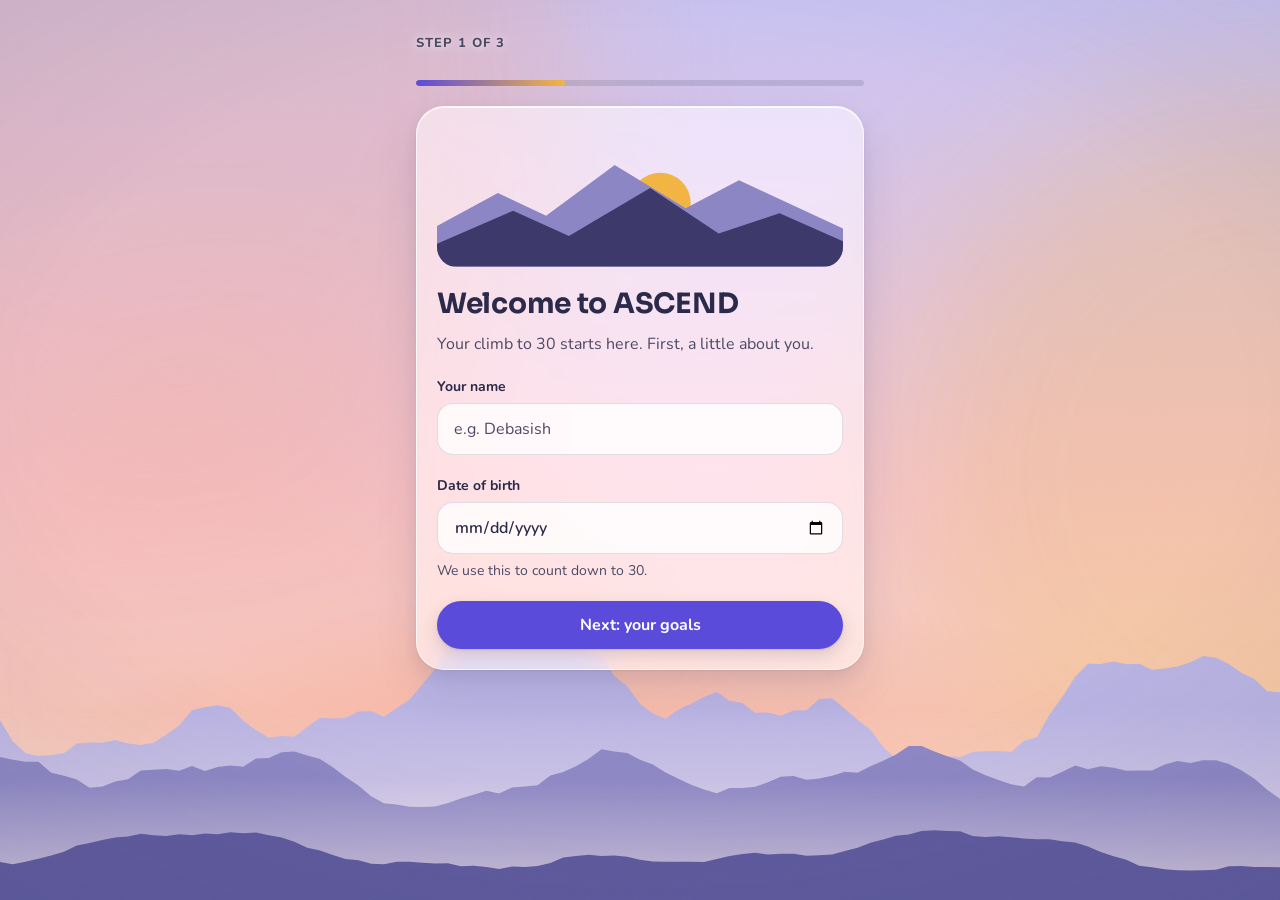
<file: onboarding.html>
<!doctype html>
<html lang="en-IN">
<head>
  <meta charset="utf-8">
  <meta name="viewport" content="width=device-width, initial-scale=1, viewport-fit=cover">
  <meta name="theme-color" content="#F4F1FA">
  <title>Welcome · ASCEND</title>

  <link rel="manifest" href="manifest.webmanifest">
  <link rel="icon" href="icons/icon.svg" type="image/svg+xml">
  <link rel="icon" href="icons/favicon-32.png" sizes="32x32" type="image/png">
  <link rel="apple-touch-icon" href="icons/apple-touch-icon.png">
  <meta name="apple-mobile-web-app-capable" content="yes">
  <meta name="apple-mobile-web-app-title" content="ASCEND">
  <meta name="apple-mobile-web-app-status-bar-style" content="default">
  <link rel="stylesheet" href="styles.css">

  <script src="shared.js"></script>
  <script src="onboarding.js" defer></script>

  <!-- Styles only onboarding needs -->
  <style>
    .onb-top {
      display: flex;
      align-items: center;
      justify-content: space-between;
      gap: 12px;
      min-height: var(--tap);
    }

    /* Back button hugs the left edge; keeps its 48px tap area */
    .onb-top .btn--ghost { padding-left: 8px; margin-left: -8px; }

    /* Screen change: short slide, direction depends on Next/Back */
    .onb-screen.is-entering { animation: screen-in 320ms var(--ease-out) both; }
    .onb-screen.is-entering.from-left { animation-name: screen-in-left; }

    @keyframes screen-in {
      from { opacity: 0; transform: translateX(24px); }
      to   { opacity: 1; transform: none; }
    }
    @keyframes screen-in-left {
      from { opacity: 0; transform: translateX(-24px); }
      to   { opacity: 1; transform: none; }
    }

    /* Small mountain art (theme colours) */
    .art-sun  { fill: var(--gold); }
    .art-far  { fill: var(--mountain-far); }
    .art-near { fill: var(--mountain-near); }

    .onb-art {
      width: 100%;
      height: auto;
      border-radius: var(--radius-tile);
    }

  </style>
</head>

<body data-page="onboarding" data-nav="off">
  <main class="page" id="main">

    <!-- Top row: Back + step count, then progress bar -->
    <div class="stack">
      <div class="onb-top">
        <button class="btn btn--ghost" type="button" id="back-btn" hidden>← Back</button>
        <p class="eyebrow" id="step-label" aria-live="polite">Step 1 of 3</p>
      </div>
      <div class="progress" aria-hidden="true">
        <div class="progress__bar" id="progress-bar" style="--value: 33.33%"></div>
      </div>
    </div>

    <!-- Screen 1: name + date of birth -->
    <section class="onb-screen rise-in" aria-labelledby="h-step-1">
      <form class="card stack-lg" id="form-1" novalidate>
        <svg class="onb-art" viewBox="0 0 320 110" aria-hidden="true" focusable="false">
          <circle class="art-sun" cx="176" cy="60" r="24"/>
          <path class="art-far" d="M0 110V78l48-26 38 18 54-40 56 34 42-22 82 38v30z"/>
          <path class="art-near" d="M0 110V92l60-26 44 20 64-38 54 36 48-16 50 22v20z"/>
        </svg>

        <div class="stack">
          <h1 id="h-step-1" tabindex="-1">Welcome to ASCEND</h1>
          <p class="muted">Your climb to 30 starts here. First, a little about you.</p>
        </div>

        <div class="field">
          <label class="label" for="name">Your name</label>
          <input class="input" id="name" name="name" type="text" autocomplete="name"
                 autocapitalize="words" maxlength="40" placeholder="e.g. Debasish" required>
        </div>

        <div class="field">
          <label class="label" for="dob">Date of birth</label>
          <input class="input" id="dob" name="dob" type="date" min="1940-01-01"
                 aria-describedby="dob-hint" required>
          <p class="hint" id="dob-hint">We use this to count down to 30.</p>
        </div>

        <button class="btn btn--primary btn--block" type="submit">Next: your goals</button>
      </form>
    </section>

    <!-- Screen 2: ISS exam date + food delivery limit -->
    <section class="onb-screen" aria-labelledby="h-step-2" hidden>
      <form class="card stack-lg" id="form-2" novalidate>
        <div class="stack">
          <h1 id="h-step-2" tabindex="-1">Set your markers</h1>
          <p class="muted">Two numbers that keep you on track.</p>
        </div>

        <div class="field">
          <label class="label" for="exam">ISS exam date</label>
          <input class="input" id="exam" name="exam" type="date" aria-describedby="exam-hint" required>
          <p class="hint" id="exam-hint">Check the UPSC calendar. You can change this later.</p>
        </div>

        <div class="field">
          <label class="label" for="limit">Monthly food delivery limit</label>
          <div class="input-group">
            <span class="input-group__prefix" aria-hidden="true">₹</span>
            <input class="input" id="limit" name="limit" type="text" inputmode="numeric"
                   autocomplete="off" placeholder="2,000" aria-describedby="limit-hint" required>
          </div>
          <p class="hint" id="limit-hint">We’ll give you a heads-up as you get close.</p>
        </div>

        <button class="btn btn--primary btn--block" type="submit">Next: pick your sky</button>
      </form>
    </section>

    <!-- Screen 3: theme -->
    <section class="onb-screen" aria-labelledby="h-step-3" hidden>
      <form class="card stack-lg" id="form-3" novalidate>
        <div class="stack">
          <h1 id="h-step-3" tabindex="-1">Pick your sky</h1>
          <p class="muted">Auto follows the time of day. You can change it anytime in Settings.</p>
        </div>

        <fieldset class="choices" id="sky-choices">
          <legend class="label">Sky</legend>
        </fieldset>

        <button class="btn btn--gold btn--block" type="submit">Save and start my climb</button>
      </form>
    </section>

  </main>
</body>
</html>
</file>
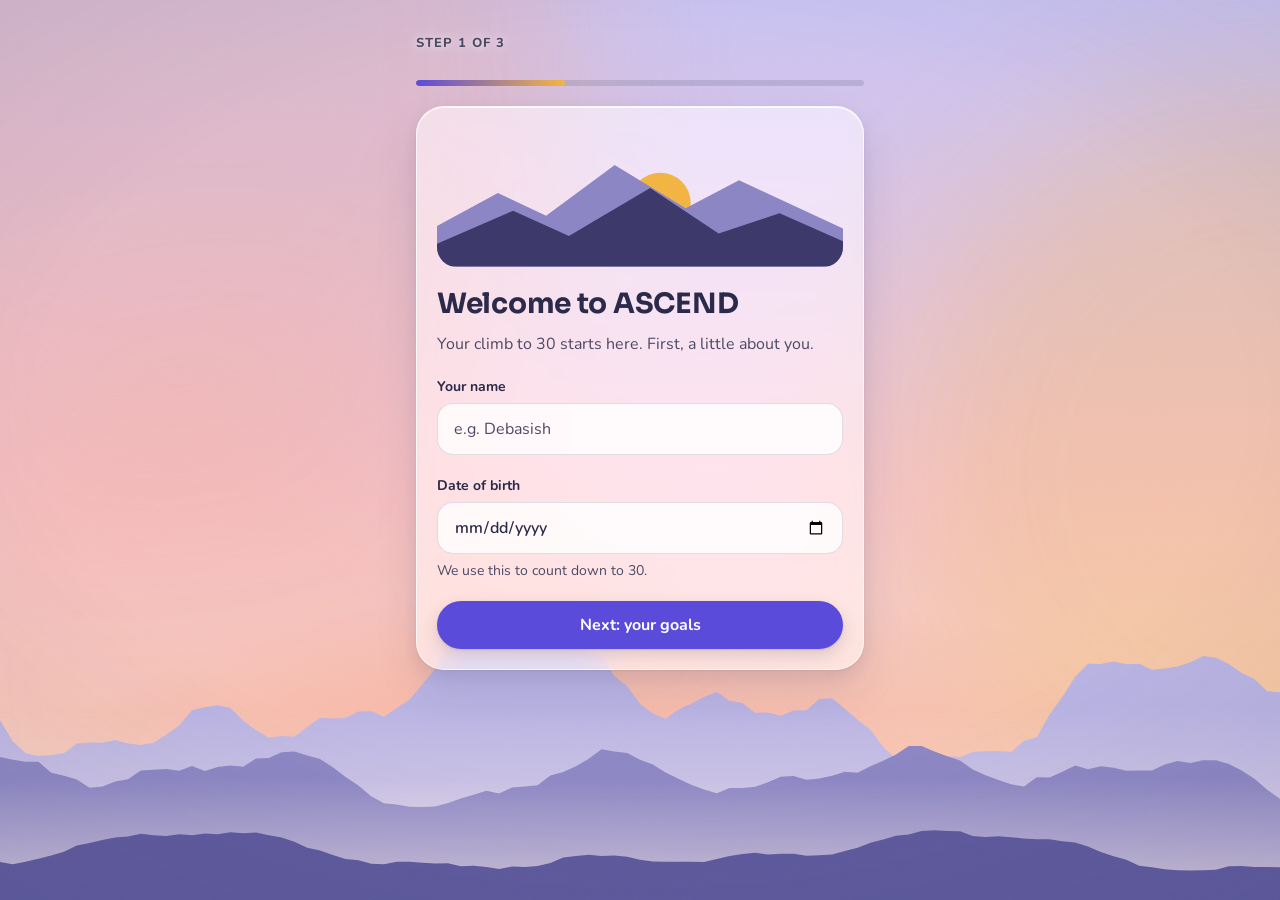
<file: settings.html>
<!doctype html>
<html lang="en-IN">
<head>
  <meta charset="utf-8">
  <meta name="viewport" content="width=device-width, initial-scale=1, viewport-fit=cover">
  <meta name="theme-color" content="#F4F1FA">
  <title>Settings · ASCEND</title>

  <link rel="manifest" href="manifest.webmanifest">
  <link rel="icon" href="icons/icon.svg" type="image/svg+xml">
  <link rel="icon" href="icons/favicon-32.png" sizes="32x32" type="image/png">
  <link rel="apple-touch-icon" href="icons/apple-touch-icon.png">
  <meta name="apple-mobile-web-app-capable" content="yes">
  <meta name="apple-mobile-web-app-title" content="ASCEND">
  <meta name="apple-mobile-web-app-status-bar-style" content="default">
  <link rel="stylesheet" href="styles.css">

  <script src="shared.js"></script>
  <script src="settings.js" defer></script>

  <!-- Styles only Settings needs -->
  <style>
    .quote-list {
      list-style: none;
      margin: 0;
      padding: 0;
      display: flex;
      flex-direction: column;
      gap: 10px;
    }
    .quote-list:empty { display: none; }

    .quote-item {
      display: flex;
      align-items: center;
      gap: 8px;
      padding: 10px 6px 10px 16px;
      background: var(--tile-bg);
      border: 1px solid var(--line);
      border-radius: var(--radius-tile);
    }
    .quote-item__text { flex: 1; min-width: 0; overflow-wrap: anywhere; }
    .quote-item .btn { flex: none; padding: 12px 14px; }
    .quote-item .btn.is-confirming { color: var(--danger-text); }

    /* ----- Habit manager ----- */
    .list-title {
      font-family: var(--font-ui);
      font-size: var(--fs-xs);
      font-weight: 800;
      letter-spacing: 0.08em;
      text-transform: uppercase;
      color: var(--muted);
    }

    .habit-list {
      list-style: none;
      margin: 0;
      padding: 0;
      display: flex;
      flex-direction: column;
      gap: 10px;
    }

    .habit-item {
      display: grid;
      grid-template-columns: 40px minmax(0, 1fr);
      align-items: center;
      gap: 10px 12px;
      padding: 12px;
      background: var(--tile-bg);
      border: 1px solid var(--line);
      border-radius: var(--radius-tile);
    }

    .habit-item__badge {
      display: grid;
      place-items: center;
      width: 40px;
      height: 40px;
      border-radius: 50%;
      background: var(--swatch);
      font-size: 1.25rem;
      line-height: 1;
    }

    .habit-item__text { display: flex; flex-direction: column; min-width: 0; }
    .habit-item__name { font-weight: 800; overflow-wrap: anywhere; }
    .habit-item__meta { font-size: var(--fs-sm); color: var(--muted); }

    .habit-item__actions {
      grid-column: 1 / -1;
      display: flex;
      justify-content: flex-end;
      gap: 8px;
    }
    .habit-item__actions .btn { padding: 12px 20px; }

    /* Editor sheet */
    .sheet .choice { min-height: 56px; }
    .sheet-actions { display: grid; grid-template-columns: 1fr 1fr; gap: 10px; }
    #archive-btn.is-confirming { color: var(--danger-text); background: var(--accent-soft); }
    .emoji-picks { display: flex; flex-wrap: wrap; gap: 6px; }
    .emoji-picks .chip-btn { padding: 0; font-size: 1.25rem; }

    /* ----- Your data ----- */
    .backup-status { font-weight: 700; }
    .backup-status.is-due { color: var(--ink); }
    .file-btn { position: relative; }
    .file-btn:has(input:focus-visible) { outline: 3px solid var(--focus); outline-offset: 3px; }
    .import-warning { display: flex; align-items: flex-start; gap: 8px; font-weight: 700; color: var(--danger-text); }
    .import-warning svg { flex: none; width: 18px; height: 18px; margin-top: 2px; }
  </style>
</head>

<body data-page="settings">
  <main class="page" id="main">

    <header class="stack rise-in">
      <p class="eyebrow">More</p>
      <h1>Settings</h1>
      <p class="muted">Change your details anytime.</p>
    </header>

    <!-- Profile -->
    <section class="card" aria-labelledby="h-profile">
      <form class="stack-lg" id="profile-form" novalidate>
        <h2 id="h-profile">Your profile</h2>

        <div class="field">
          <label class="label" for="name">Your name</label>
          <input class="input" id="name" name="name" type="text" autocomplete="name"
                 autocapitalize="words" maxlength="40" required>
        </div>

        <div class="field">
          <label class="label" for="dob">Date of birth</label>
          <input class="input" id="dob" name="dob" type="date" min="1940-01-01" required>
        </div>

        <div class="field">
          <label class="label" for="exam">ISS exam date</label>
          <input class="input" id="exam" name="exam" type="date" aria-describedby="exam-hint" required>
          <p class="hint" id="exam-hint"></p>
        </div>

        <div class="field">
          <label class="label" for="limit">Monthly food delivery limit</label>
          <div class="input-group">
            <span class="input-group__prefix" aria-hidden="true">₹</span>
            <input class="input" id="limit" name="limit" type="text" inputmode="numeric"
                   autocomplete="off" required>
          </div>
        </div>

        <button class="btn btn--primary btn--block" type="submit">Save changes</button>
      </form>
    </section>

    <!-- Habits: add, edit, reorder, archive -->
    <section class="card stack-lg" aria-labelledby="h-habits">
      <div class="stack">
        <h2 id="h-habits">Your habits</h2>
        <p class="muted">The order here is the order on Today, within each priority group.</p>
      </div>

      <ul class="habit-list" id="habit-list" aria-label="Active habits">
        <li class="muted">Loading your habits…</li>
      </ul>
      <button class="btn btn--primary btn--block" type="button" id="add-habit">Add habit</button>

      <div class="stack" id="archived-wrap" hidden>
        <h3 class="list-title" id="h-archived">Archived</h3>
        <p class="muted">Their history is kept. Restore one anytime.</p>
        <ul class="habit-list" id="archived-list" aria-labelledby="h-archived"></ul>
      </div>

      <!-- Announces moves to screen readers -->
      <p class="sr-only" id="habit-status" aria-live="polite"></p>
    </section>

    <!-- Your own quotes -->
    <section class="card stack-lg" aria-labelledby="h-quotes">
      <div class="stack">
        <h2 id="h-quotes">Your quotes</h2>
        <p class="muted">Your own lines show on Today about one day in three.</p>
      </div>

      <form class="stack" id="quote-form" novalidate>
        <div class="field">
          <label class="label" for="quote-input">New quote</label>
          <textarea class="textarea" id="quote-input" maxlength="200"
            placeholder="e.g. The ISS rank is built in the quiet hours." aria-describedby="quote-count"></textarea>
          <p class="hint" id="quote-count">0 of 200 characters</p>
        </div>
        <button class="btn btn--primary btn--block" type="submit">Add quote</button>
      </form>

      <ul class="quote-list" id="quote-list" aria-label="Your saved quotes"></ul>
    </section>

    <!-- Sky: follows the time of day, or pick one -->
    <section class="card stack" aria-labelledby="h-sky">
      <h2 id="h-sky">Sky</h2>
      <p class="muted">Changes right away. Auto moves from dawn to night with the clock.</p>
      <fieldset class="choices" id="sky-choices">
        <legend class="sr-only">Sky</legend>
      </fieldset>
    </section>

    <!-- Your data: backups and exports -->
    <section class="card stack-lg" id="data" aria-labelledby="h-data">
      <div class="stack">
        <h2 id="h-data">Your data</h2>
        <p class="muted">Everything lives on this phone only. A backup file keeps your climb safe if you change phones or clear your browser.</p>
        <p class="backup-status" id="backup-status"></p>
      </div>

      <div class="stack">
        <button class="btn btn--primary btn--block" type="button" id="export-json">Back up all data (JSON)</button>
        <div class="grid-2">
          <button class="btn btn--secondary" type="button" id="export-expenses">Expenses CSV</button>
          <button class="btn btn--secondary" type="button" id="export-time">Time CSV</button>
        </div>
        <p class="hint">CSV files open in Excel or Google Sheets.</p>
      </div>

      <div class="stack">
        <h3 class="list-title">Restore</h3>
        <label class="btn btn--secondary btn--block file-btn">
          <input class="sr-only" type="file" id="import-file" accept=".json,application/json">
          Restore from a backup file
        </label>
        <p class="hint">You’ll see what’s inside before anything changes.</p>
      </div>
    </section>

  </main>

  <!-- Restore preview + confirm -->
  <dialog class="sheet" id="import-sheet" aria-labelledby="import-title">
    <form class="sheet__form" id="import-form" novalidate>
      <div class="sheet__scroll">
        <div class="xp-head">
          <h2 id="import-title" tabindex="-1">Restore this backup?</h2>
          <button type="button" class="btn btn--ghost" data-close>Cancel</button>
        </div>
        <p class="muted" id="import-meta"></p>
        <table class="data-table" id="import-table">
          <caption class="sr-only">What’s in the backup, compared with this phone</caption>
          <thead><tr><th scope="col">Data</th><th scope="col">In backup</th><th scope="col">On this phone</th></tr></thead>
          <tbody id="import-rows"></tbody>
        </table>
        <p class="import-warning" id="import-warning">
          <svg viewBox="0 0 24 24" fill="none" stroke="currentColor" stroke-width="2.5" stroke-linecap="round" stroke-linejoin="round" aria-hidden="true" focusable="false"><path d="M12 3.5L2.8 19.5h18.4z"/><path d="M12 10v4.5M12 17v.01"/></svg>
          <span>Restoring replaces everything on this phone with the backup.</span>
        </p>
        <label class="choice">
          <input type="checkbox" id="import-safety" checked>
          <span class="choice__text">
            <span class="choice__title">Save a copy of this phone’s data first</span>
            <span class="choice__desc">Downloads a backup file, just in case.</span>
          </span>
        </label>
      </div>
      <div class="sheet__footer">
        <button class="btn btn--primary btn--block" type="submit">Replace my data with this backup</button>
      </div>
    </form>
  </dialog>

  <!-- Habit editor (bottom sheet) -->
  <dialog class="sheet" id="habit-sheet" aria-labelledby="sheet-title">
    <form class="sheet__inner" id="habit-form" novalidate>
      <h2 id="sheet-title" tabindex="-1">Add habit</h2>

      <div class="field">
        <label class="label" for="hb-name">Name</label>
        <input class="input" id="hb-name" type="text" maxlength="40" autocomplete="off"
               autocapitalize="sentences" placeholder="e.g. Read 10 pages">
      </div>

      <div class="field">
        <label class="label" for="hb-emoji">Emoji <span class="muted">(optional)</span></label>
        <input class="input" id="hb-emoji" type="text" maxlength="16" autocomplete="off" placeholder="📚">
        <div class="emoji-picks" id="emoji-picks" role="group" aria-label="Quick emoji picks"></div>
      </div>

      <fieldset class="swatch-picker" id="color-picker">
        <legend class="label">Colour</legend>
      </fieldset>

      <fieldset class="choices" id="type-field">
        <legend class="label">Type</legend>
        <label class="choice">
          <input type="radio" name="type" value="duration">
          <span class="choice__text">
            <span class="choice__title">Duration</span>
            <span class="choice__desc">Minutes, with +15 / +30 / +60 buttons.</span>
          </span>
        </label>
        <label class="choice">
          <input type="radio" name="type" value="count">
          <span class="choice__text">
            <span class="choice__title">Count</span>
            <span class="choice__desc">A number, with − / + buttons.</span>
          </span>
        </label>
        <label class="choice">
          <input type="radio" name="type" value="boolean">
          <span class="choice__text">
            <span class="choice__title">Yes / no</span>
            <span class="choice__desc">One tap when it’s done.</span>
          </span>
        </label>
        <p class="hint" id="type-locked" hidden>Type can’t change after a habit is created, so its history stays accurate.</p>
      </fieldset>

      <div class="field" id="unit-field">
        <label class="label" for="hb-unit">Unit <span class="muted">(optional)</span></label>
        <input class="input" id="hb-unit" type="text" maxlength="20" autocomplete="off" placeholder="e.g. problem, page, video">
      </div>

      <!-- Targets for duration and count -->
      <div class="grid-2" id="number-targets">
        <div class="field">
          <label class="label" for="hb-weekday" id="hb-weekday-label">Weekday target</label>
          <input class="input" id="hb-weekday" type="text" inputmode="numeric" autocomplete="off" aria-describedby="hb-weekday-hint">
          <p class="hint" id="hb-weekday-hint"></p>
        </div>
        <div class="field">
          <label class="label" for="hb-weekend" id="hb-weekend-label">Weekend target</label>
          <input class="input" id="hb-weekend" type="text" inputmode="numeric" autocomplete="off" aria-describedby="hb-weekend-hint">
          <p class="hint" id="hb-weekend-hint"></p>
        </div>
      </div>

      <!-- Targets for yes/no -->
      <div class="field" id="yesno-targets">
        <fieldset class="choices">
          <legend class="label">Track it on</legend>
          <label class="choice">
            <input type="checkbox" id="hb-yes-weekday">
            <span class="choice__text"><span class="choice__title">Weekdays</span></span>
          </label>
          <label class="choice">
            <input type="checkbox" id="hb-yes-weekend">
            <span class="choice__text"><span class="choice__title">Weekends</span></span>
          </label>
        </fieldset>
      </div>

      <div class="field" id="minimum-field">
        <label class="label" for="hb-minimum">Minimum version <span class="muted">(optional)</span></label>
        <input class="input" id="hb-minimum" type="text" maxlength="40" autocomplete="off"
               placeholder="e.g. 10 pushups" aria-describedby="hb-minimum-hint">
        <p class="hint" id="hb-minimum-hint">The smallest version for hard days. It earns 50% and keeps the streak alive.</p>
      </div>

      <div class="field">
        <label class="label" for="hb-priority">Priority</label>
        <div class="select-wrap">
          <select class="select" id="hb-priority">
            <option value="non-negotiable">Non-negotiable (counts 3×)</option>
            <option value="important">Important (counts 2×)</option>
            <option value="bonus">Bonus (counts 1×)</option>
          </select>
        </div>
      </div>

      <div class="sheet-actions">
        <button class="btn btn--secondary" type="button" id="cancel-habit">Cancel</button>
        <button class="btn btn--primary" type="submit">Save habit</button>
      </div>
      <button class="btn btn--ghost btn--block" type="button" id="archive-btn" hidden>Archive habit</button>
    </form>
  </dialog>
</body>
</html>
</file>
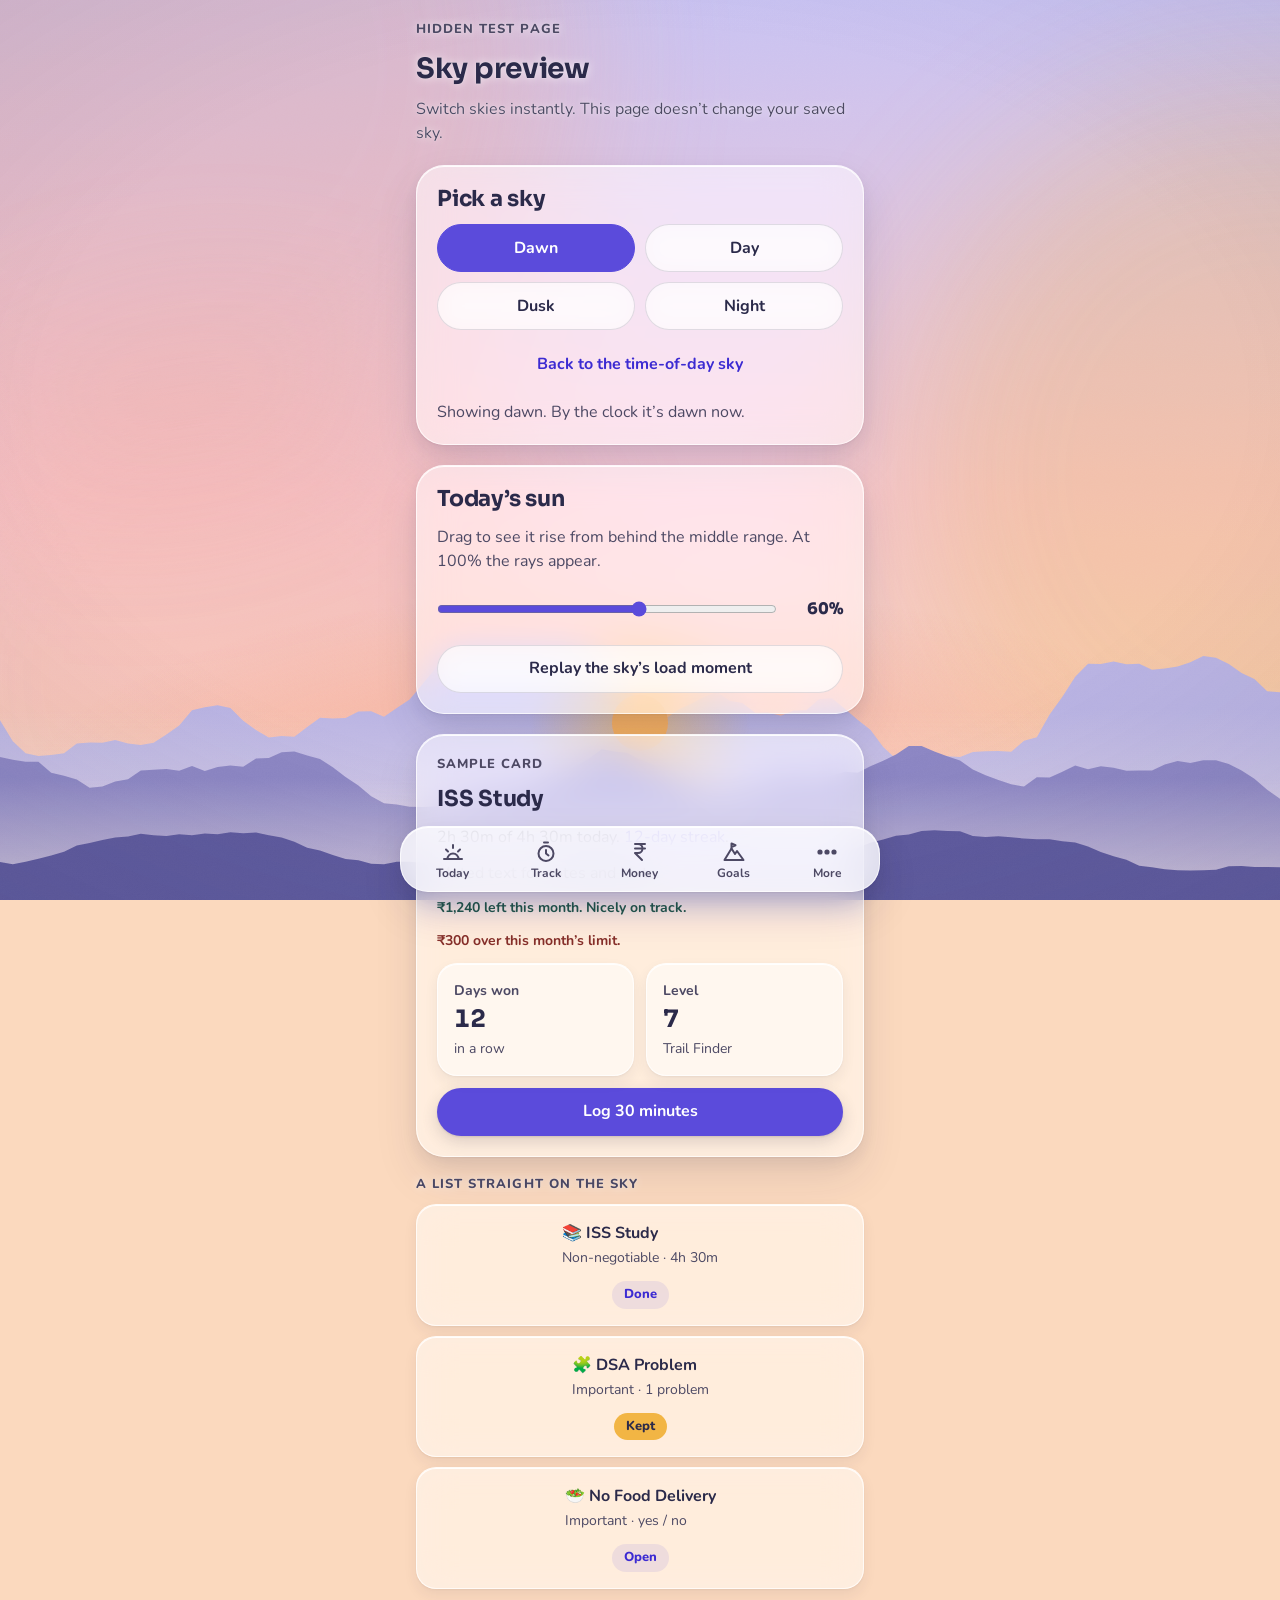
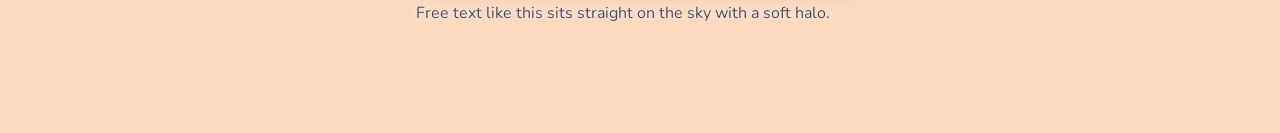
<file: sky-preview.html>
<!doctype html>
<html lang="en-IN">
<head>
  <meta charset="utf-8">
  <meta name="viewport" content="width=device-width, initial-scale=1, viewport-fit=cover">
  <meta name="theme-color" content="#C9C3F2">
  <meta name="robots" content="noindex">
  <title>Sky preview · ASCEND</title>

  <link rel="manifest" href="manifest.webmanifest">
  <link rel="icon" href="icons/icon.svg" type="image/svg+xml">
  <link rel="stylesheet" href="styles.css">

  <script src="shared.js"></script>
  <script src="sky-preview.js" defer></script>

  <!-- Hidden test page: not linked from the app. Nothing here is saved. -->
  <style>
    .sky-buttons { display: grid; grid-template-columns: repeat(2, minmax(0, 1fr)); gap: 10px; }
    .sky-buttons .btn[aria-pressed="true"] { background: var(--accent); color: var(--on-accent); border-color: var(--accent); }
    .sky-buttons .btn--wide { grid-column: 1 / -1; }
    .sample-list { list-style: none; margin: 0; padding: 0; display: flex; flex-direction: column; gap: 10px; }
    .sample-row { display: flex; align-items: center; justify-content: space-between; gap: 12px; }
    .sample-row__meta { font-size: var(--fs-sm); color: var(--muted); }
    .range-row { display: flex; align-items: center; gap: 12px; }
    .range { flex: 1; min-width: 0; min-height: var(--tap); margin: 0; accent-color: var(--accent); }
    .range-value { flex: none; min-width: 4.5ch; text-align: right; font-family: var(--font-head); font-weight: 800; font-variant-numeric: tabular-nums; }
  </style>
</head>

<body data-page="sky-preview">
  <main class="page" id="main">

    <header class="stack">
      <p class="eyebrow">Hidden test page</p>
      <h1>Sky preview</h1>
      <p class="muted">Switch skies instantly. This page doesn’t change your saved sky.</p>
    </header>

    <!-- Sky switcher -->
    <section class="card stack" aria-labelledby="h-switch">
      <h2 id="h-switch">Pick a sky</h2>
      <div class="sky-buttons" role="group" aria-label="Sky">
        <button class="btn btn--secondary" type="button" data-preview-sky="dawn" aria-pressed="false">Dawn</button>
        <button class="btn btn--secondary" type="button" data-preview-sky="day" aria-pressed="false">Day</button>
        <button class="btn btn--secondary" type="button" data-preview-sky="dusk" aria-pressed="false">Dusk</button>
        <button class="btn btn--secondary" type="button" data-preview-sky="night" aria-pressed="false">Night</button>
        <button class="btn btn--ghost btn--wide" type="button" id="preview-auto">Back to the time-of-day sky</button>
      </div>
      <p class="muted" id="sky-now" aria-live="polite"></p>
    </section>

    <!-- Today's sun (or moon at night) -->
    <section class="card stack" aria-labelledby="h-sun">
      <h2 id="h-sun">Today’s sun</h2>
      <p class="muted">Drag to see it rise from behind the middle range. At 100% the rays appear.</p>
      <div class="range-row">
        <label class="sr-only" for="sun-score">Score</label>
        <input class="range" id="sun-score" type="range" min="0" max="100" step="1" value="60">
        <output class="range-value" id="sun-score-value" for="sun-score">60%</output>
      </div>
      <button class="btn btn--secondary btn--block" type="button" id="replay-intro">Replay the sky’s load moment</button>
    </section>

    <!-- Sample content on top of the sky -->
    <section class="card stack" aria-labelledby="h-sample">
      <p class="eyebrow">Sample card</p>
      <h2 id="h-sample">ISS Study</h2>
      <p>2h 30m of 4h 30m today. <span class="text-accent">12-day streak</span>.</p>
      <p class="muted">Muted text for notes and hints.</p>
      <p class="meter__note is-normal"><span>₹1,240 left this month. Nicely on track.</span></p>
      <p class="meter__note is-ember"><span>₹300 over this month’s limit.</span></p>
      <div class="grid-2">
        <div class="tile"><span class="tile__label">Days won</span><span class="tile__value">12</span><span class="tile__note">in a row</span></div>
        <div class="tile"><span class="tile__label">Level</span><span class="tile__value">7</span><span class="tile__note">Trail Finder</span></div>
      </div>
      <button class="btn btn--primary btn--block" type="button" id="sample-btn">Log 30 minutes</button>
    </section>

    <section class="stack" aria-labelledby="h-list">
      <h2 class="section-title" id="h-list">A list straight on the sky</h2>
      <ul class="sample-list">
        <li class="tile sample-row"><span><strong>📚 ISS Study</strong><br><span class="sample-row__meta">Non-negotiable · 4h 30m</span></span><span class="badge">Done</span></li>
        <li class="tile sample-row"><span><strong>🧩 DSA Problem</strong><br><span class="sample-row__meta">Important · 1 problem</span></span><span class="badge badge--gold">Kept</span></li>
        <li class="tile sample-row"><span><strong>🥗 No Food Delivery</strong><br><span class="sample-row__meta">Important · yes / no</span></span><span class="badge">Open</span></li>
      </ul>
      <p class="muted">Free text like this sits straight on the sky with a soft halo.</p>
    </section>

  </main>
</body>
</html>
</file>
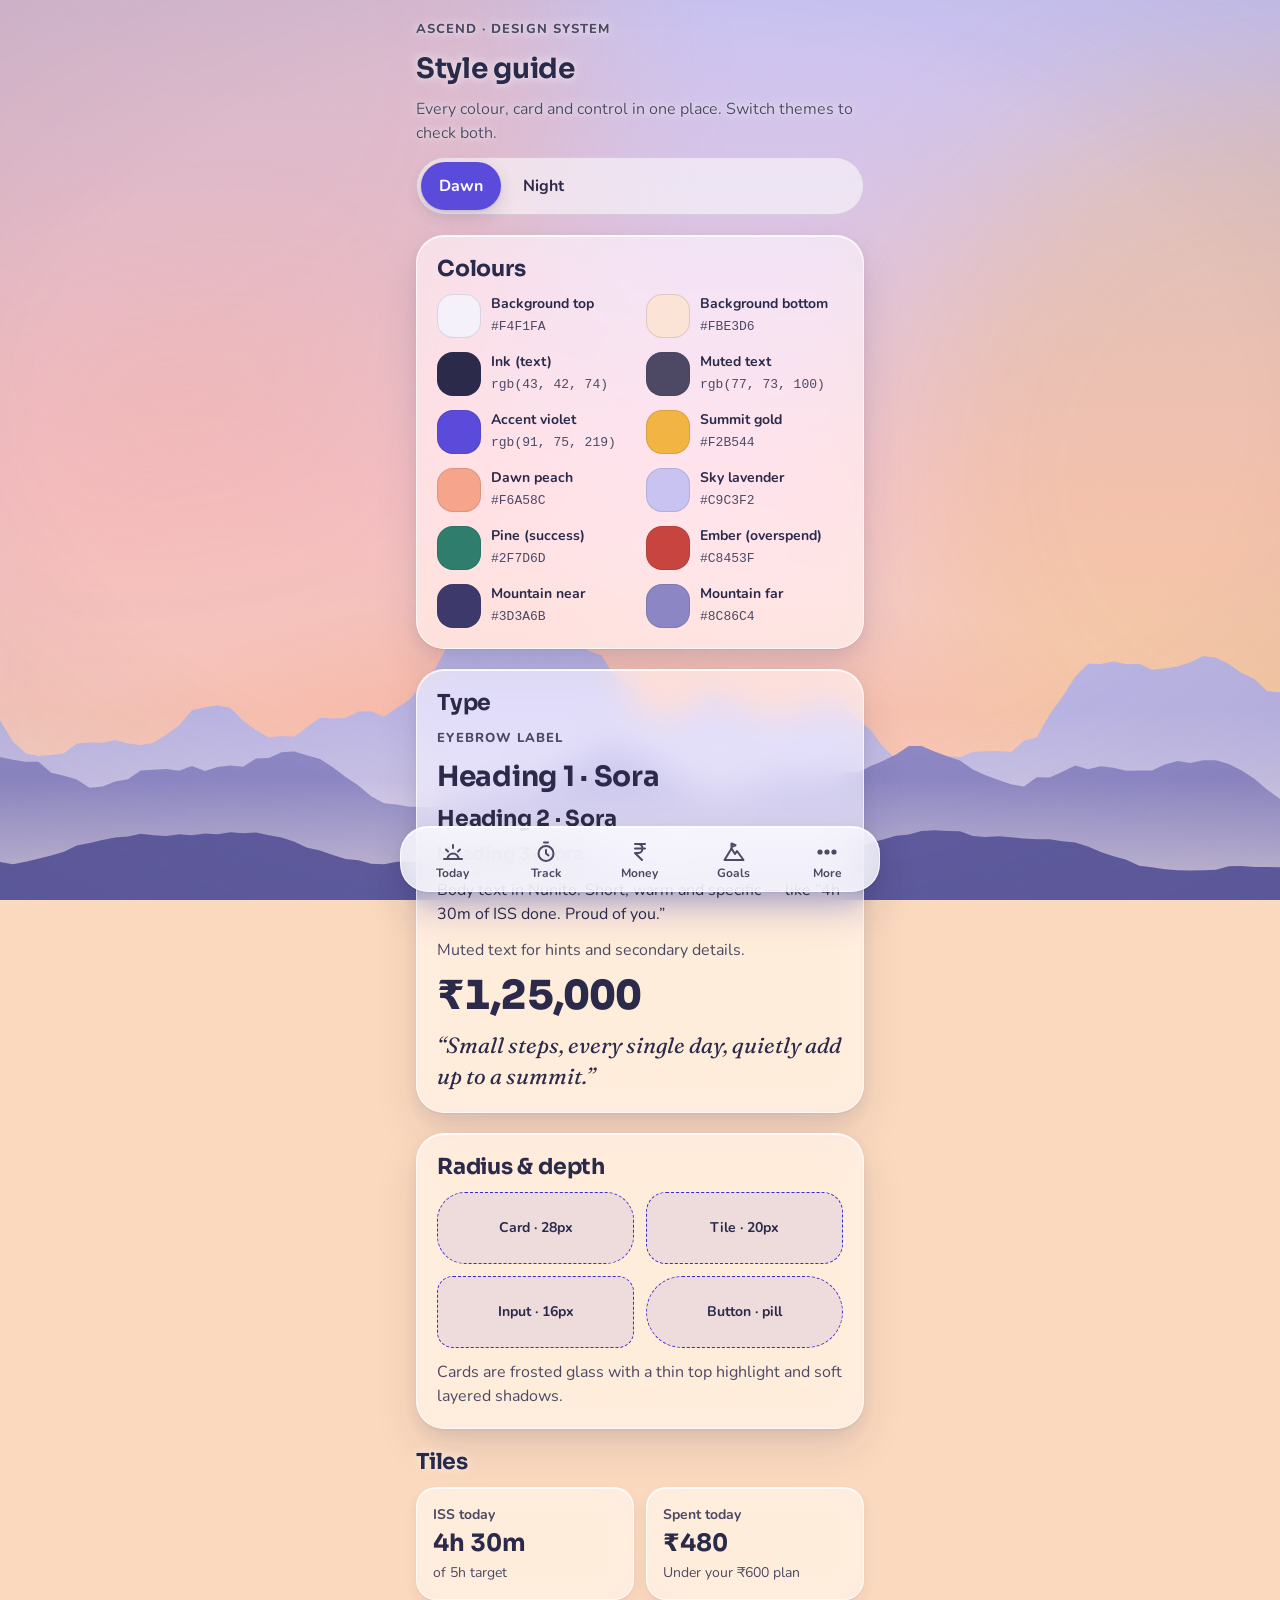
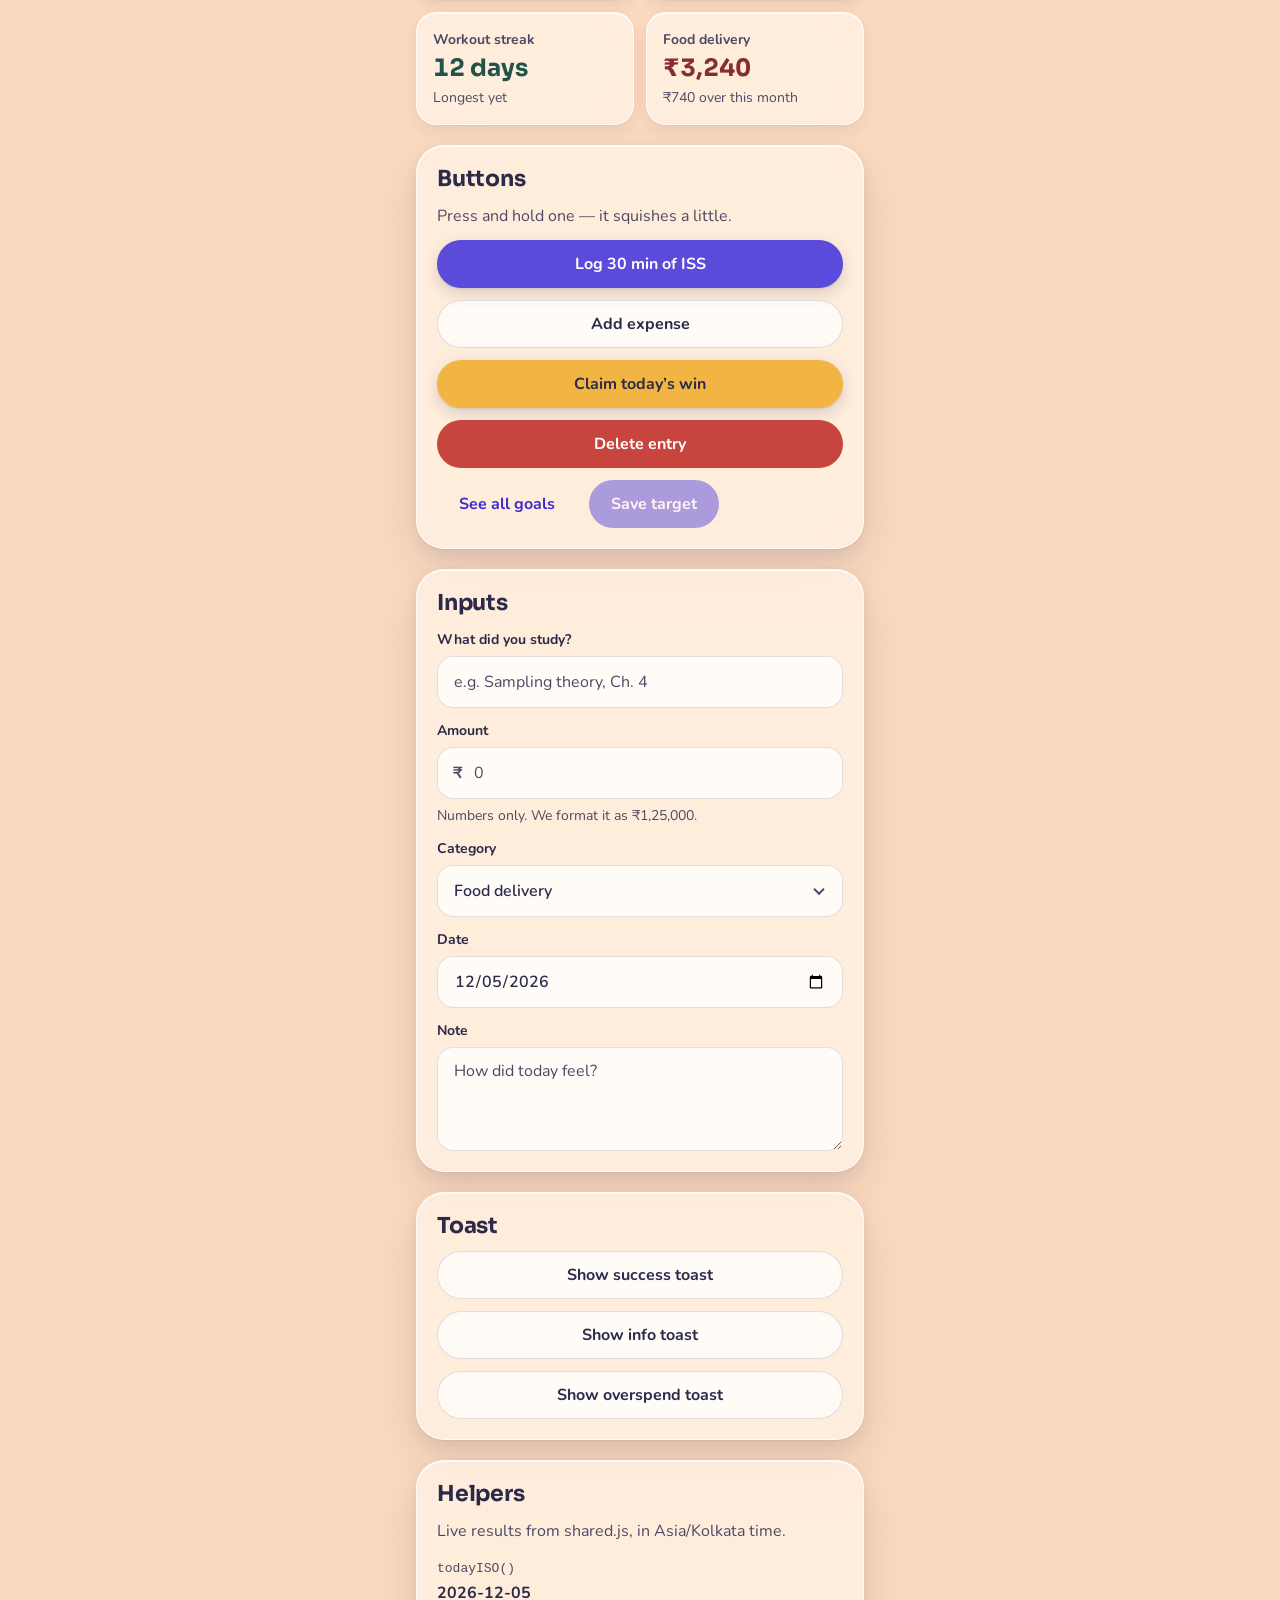
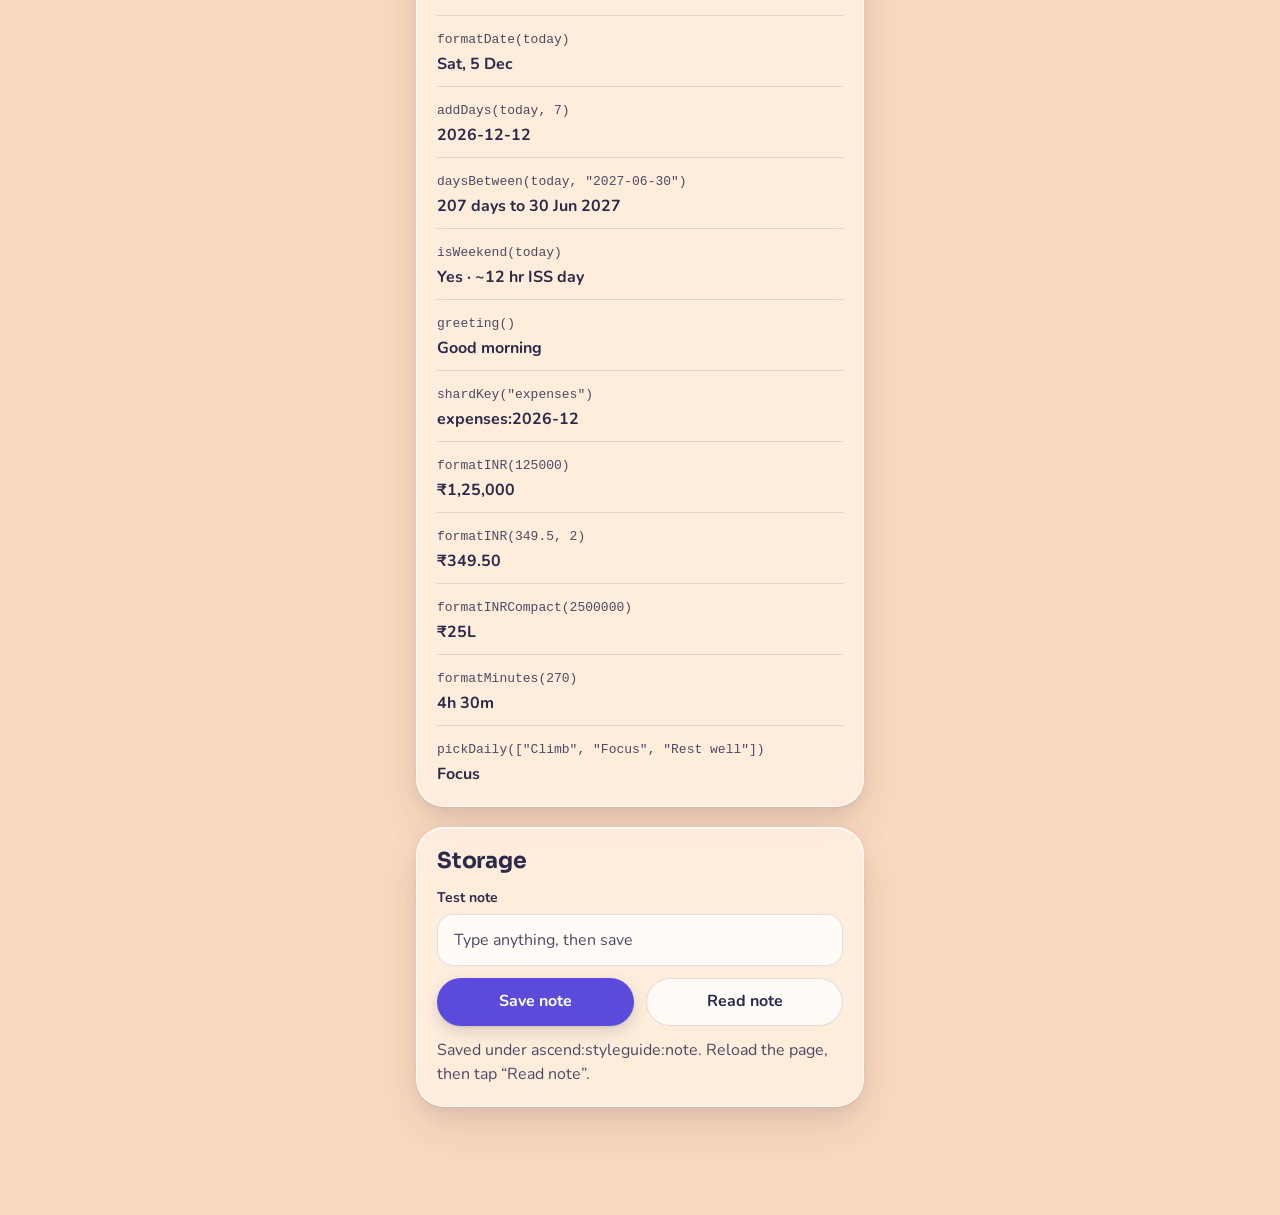
<file: style-guide.html>
<!doctype html>
<html lang="en-IN">
<head>
  <meta charset="utf-8">
  <meta name="viewport" content="width=device-width, initial-scale=1, viewport-fit=cover">
  <meta name="theme-color" content="#F4F1FA">
  <title>Style guide · ASCEND</title>

  <link rel="manifest" href="manifest.webmanifest">
  <link rel="icon" href="icons/icon.svg" type="image/svg+xml">
  <link rel="icon" href="icons/favicon-32.png" sizes="32x32" type="image/png">
  <link rel="apple-touch-icon" href="icons/apple-touch-icon.png">
  <meta name="apple-mobile-web-app-capable" content="yes">
  <meta name="apple-mobile-web-app-title" content="ASCEND">
  <meta name="apple-mobile-web-app-status-bar-style" content="default">
  <link rel="stylesheet" href="styles.css">

  <!-- shared.js first (applies theme before paint), then this page's script -->
  <script src="shared.js"></script>
  <script src="style-guide.js" defer></script>

  <!-- Styles only this demo page needs -->
  <style>
    .swatches {
      list-style: none;
      margin: 0;
      padding: 0;
      display: grid;
      grid-template-columns: repeat(2, minmax(0, 1fr));
      gap: 14px 12px;
    }
    .swatch {
      display: grid;
      grid-template-columns: 44px minmax(0, 1fr);
      column-gap: 10px;
      align-items: center;
    }
    .swatch__chip {
      grid-row: span 2;
      width: 44px;
      height: 44px;
      border-radius: var(--radius-input);
      box-shadow: inset 0 0 0 1px var(--line);
    }
    .swatch__name { font-size: var(--fs-sm); font-weight: 700; line-height: 1.2; }
    .swatch__value { font-size: var(--fs-xs); color: var(--muted); }

    .radius-demo {
      display: grid;
      grid-template-columns: repeat(2, minmax(0, 1fr));
      gap: 12px;
    }
    .radius-demo > div {
      display: grid;
      place-items: center;
      min-height: 72px;
      padding: 8px;
      text-align: center;
      font-size: var(--fs-sm);
      font-weight: 700;
      background: var(--accent-soft);
      border: 1.5px dashed var(--accent-text);
    }

    .kv { margin: 0; display: grid; gap: 10px; }
    .kv__row {
      display: flex;
      flex-direction: column;
      gap: 2px;
      padding-bottom: 10px;
      border-bottom: 1px solid var(--line);
    }
    .kv__row:last-child { border-bottom: 0; padding-bottom: 0; }
    .kv dt code { font-size: var(--fs-xs); color: var(--muted); word-break: break-word; }
    .kv dd { margin: 0; font-weight: 700; }
  </style>
</head>

<body data-page="styleguide">
  <main class="page" id="main">

    <!-- Header (the page's one load moment) -->
    <header class="stack rise-in">
      <p class="eyebrow">ASCEND · Design system</p>
      <h1>Style guide</h1>
      <p class="muted">Every colour, card and control in one place. Switch themes to check both.</p>
      <div class="segmented" role="group" aria-label="Theme">
        <button type="button" data-theme-choice="dawn" aria-pressed="true">Dawn</button>
        <button type="button" data-theme-choice="night" aria-pressed="false">Night</button>
      </div>
    </header>

    <!-- Colours -->
    <section class="card stack" aria-labelledby="h-colours">
      <h2 id="h-colours">Colours</h2>
      <ul class="swatches" id="swatches"></ul>
    </section>

    <!-- Type -->
    <section class="card stack" aria-labelledby="h-type">
      <h2 id="h-type">Type</h2>
      <p class="eyebrow">Eyebrow label</p>
      <h1>Heading 1 · Sora</h1>
      <h2>Heading 2 · Sora</h2>
      <h3>Heading 3 · Sora</h3>
      <p>Body text in Nunito. Short, warm and specific — like “4h 30m of ISS done. Proud of you.”</p>
      <p class="muted">Muted text for hints and secondary details.</p>
      <p class="num-big">₹1,25,000</p>
      <p class="quote">“Small steps, every single day, quietly add up to a summit.”</p>
    </section>

    <!-- Radius + depth -->
    <section class="card stack" aria-labelledby="h-radius">
      <h2 id="h-radius">Radius &amp; depth</h2>
      <div class="radius-demo">
        <div style="border-radius: var(--radius-card)">Card · 28px</div>
        <div style="border-radius: var(--radius-tile)">Tile · 20px</div>
        <div style="border-radius: var(--radius-input)">Input · 16px</div>
        <div style="border-radius: var(--radius-pill)">Button · pill</div>
      </div>
      <p class="muted">Cards are frosted glass with a thin top highlight and soft layered shadows.</p>
    </section>

    <!-- Tiles -->
    <section class="stack" aria-labelledby="h-tiles">
      <h2 id="h-tiles">Tiles</h2>
      <div class="grid-2">
        <div class="tile">
          <span class="tile__label">ISS today</span>
          <span class="tile__value">4h 30m</span>
          <span class="tile__note">of 5h target</span>
        </div>
        <div class="tile">
          <span class="tile__label">Spent today</span>
          <span class="tile__value">₹480</span>
          <span class="tile__note">Under your ₹600 plan</span>
        </div>
        <div class="tile">
          <span class="tile__label">Workout streak</span>
          <span class="tile__value text-success">12 days</span>
          <span class="tile__note">Longest yet</span>
        </div>
        <div class="tile">
          <span class="tile__label">Food delivery</span>
          <span class="tile__value text-danger">₹3,240</span>
          <span class="tile__note">₹740 over this month</span>
        </div>
      </div>
    </section>

    <!-- Buttons -->
    <section class="card stack" aria-labelledby="h-buttons">
      <h2 id="h-buttons">Buttons</h2>
      <p class="muted">Press and hold one — it squishes a little.</p>
      <button class="btn btn--primary btn--block" type="button">Log 30 min of ISS</button>
      <button class="btn btn--secondary btn--block" type="button">Add expense</button>
      <button class="btn btn--gold btn--block" type="button">Claim today’s win</button>
      <button class="btn btn--danger btn--block" type="button">Delete entry</button>
      <div class="row">
        <button class="btn btn--ghost" type="button">See all goals</button>
        <button class="btn btn--primary" type="button" disabled>Save target</button>
      </div>
    </section>

    <!-- Inputs -->
    <section class="card stack" aria-labelledby="h-inputs">
      <h2 id="h-inputs">Inputs</h2>

      <div class="field">
        <label class="label" for="sg-topic">What did you study?</label>
        <input class="input" id="sg-topic" type="text" placeholder="e.g. Sampling theory, Ch. 4" autocomplete="off">
      </div>

      <div class="field">
        <label class="label" for="sg-amount">Amount</label>
        <div class="input-group">
          <span class="input-group__prefix" aria-hidden="true">₹</span>
          <input class="input" id="sg-amount" type="text" inputmode="decimal" placeholder="0">
        </div>
        <span class="hint">Numbers only. We format it as ₹1,25,000.</span>
      </div>

      <div class="field">
        <label class="label" for="sg-category">Category</label>
        <div class="select-wrap">
          <select class="select" id="sg-category">
            <option>Food delivery</option>
            <option>Groceries</option>
            <option>Travel</option>
            <option>Books &amp; courses</option>
          </select>
        </div>
      </div>

      <div class="field">
        <label class="label" for="sg-date">Date</label>
        <input class="input" id="sg-date" type="date">
      </div>

      <div class="field">
        <label class="label" for="sg-note-area">Note</label>
        <textarea class="textarea" id="sg-note-area" placeholder="How did today feel?"></textarea>
      </div>
    </section>

    <!-- Toasts -->
    <section class="card stack" aria-labelledby="h-toast">
      <h2 id="h-toast">Toast</h2>
      <button class="btn btn--secondary btn--block" type="button" data-toast="success">Show success toast</button>
      <button class="btn btn--secondary btn--block" type="button" data-toast="info">Show info toast</button>
      <button class="btn btn--secondary btn--block" type="button" data-toast="danger">Show overspend toast</button>
    </section>

    <!-- Helpers (live output from shared.js) -->
    <section class="card stack" aria-labelledby="h-helpers">
      <h2 id="h-helpers">Helpers</h2>
      <p class="muted">Live results from shared.js, in Asia/Kolkata time.</p>
      <dl class="kv" id="helpers"></dl>
    </section>

    <!-- Storage -->
    <section class="card stack" aria-labelledby="h-storage">
      <h2 id="h-storage">Storage</h2>
      <div class="field">
        <label class="label" for="sg-note">Test note</label>
        <input class="input" id="sg-note" type="text" placeholder="Type anything, then save" autocomplete="off">
      </div>
      <div class="grid-2">
        <button class="btn btn--primary" type="button" id="sg-save">Save note</button>
        <button class="btn btn--secondary" type="button" id="sg-read">Read note</button>
      </div>
      <p class="muted" id="sg-output" aria-live="polite">Saved under ascend:styleguide:note. Reload the page, then tap “Read note”.</p>
    </section>

  </main>
</body>
</html>
</file>
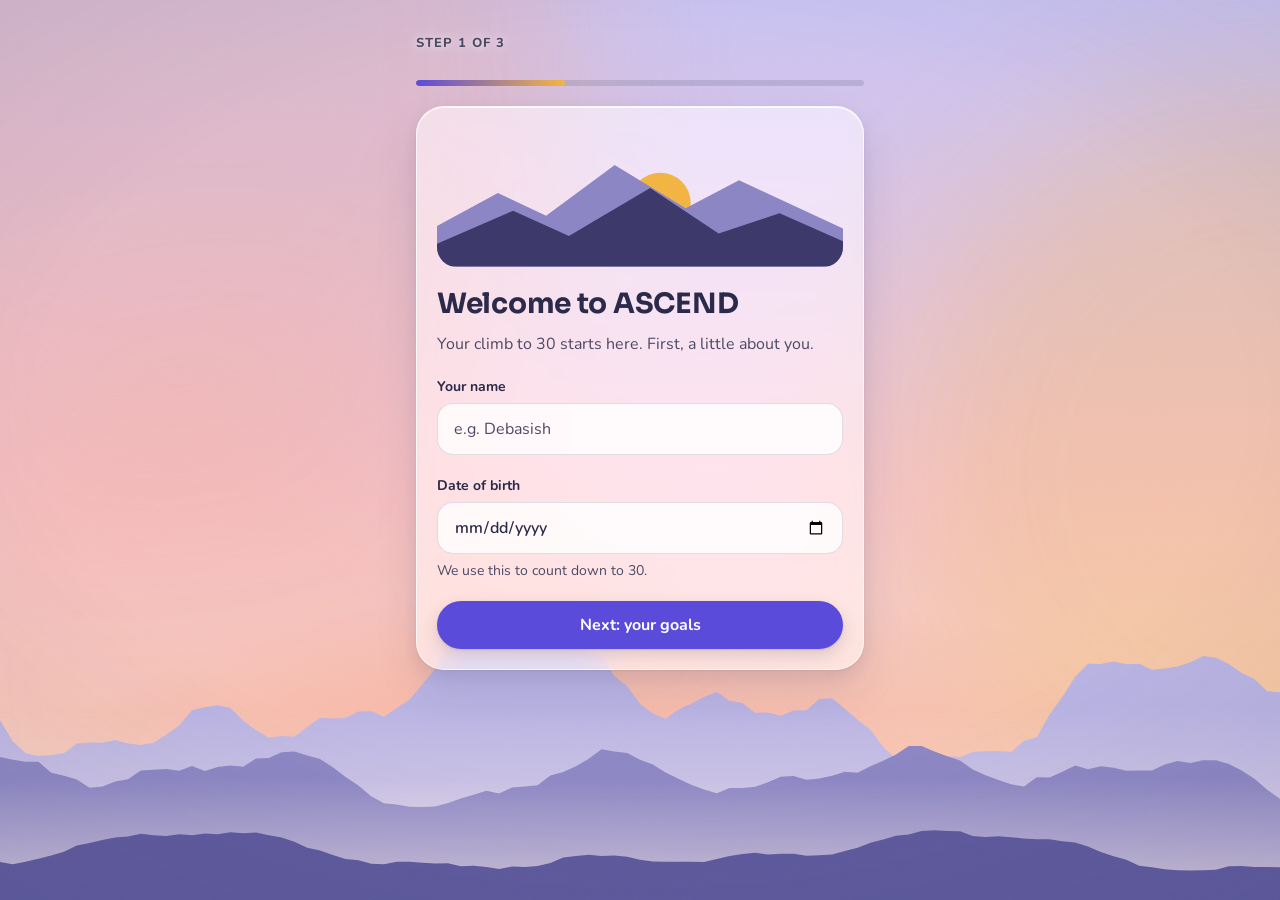
<file: track.html>
<!doctype html>
<html lang="en-IN">
<head>
  <meta charset="utf-8">
  <meta name="viewport" content="width=device-width, initial-scale=1, viewport-fit=cover">
  <meta name="theme-color" content="#F4F1FA">
  <title>Track · ASCEND</title>

  <link rel="manifest" href="manifest.webmanifest">
  <link rel="icon" href="icons/icon.svg" type="image/svg+xml">
  <link rel="icon" href="icons/favicon-32.png" sizes="32x32" type="image/png">
  <link rel="apple-touch-icon" href="icons/apple-touch-icon.png">
  <meta name="apple-mobile-web-app-capable" content="yes">
  <meta name="apple-mobile-web-app-title" content="ASCEND">
  <meta name="apple-mobile-web-app-status-bar-style" content="default">
  <link rel="stylesheet" href="styles.css">

  <script src="shared.js"></script>
  <script src="track.js" defer></script>

  <!-- Styles only Track needs -->
  <style>

    /* ----- Running timer ----- */
    .timer-card {
      display: flex;
      flex-direction: column;
      gap: 14px;
      box-shadow: var(--shadow-card), inset 0 0 0 2px var(--habit-color, var(--accent));
    }
    .timer-card__habit { font-family: var(--font-head); font-size: var(--fs-lg); font-weight: 700; }
    .timer-card__emoji { margin-right: 6px; }

    .clock {
      font-family: var(--font-head);
      font-size: 3.25rem;
      font-weight: 800;
      line-height: 1;
      letter-spacing: -0.02em;
      font-variant-numeric: tabular-nums;
    }

    .timer-card__status { font-weight: 700; }
    .timer-card__actions { display: grid; grid-template-columns: 1fr 1fr; gap: 10px; }
    #discard-btn.is-confirming { color: var(--danger-text); background: var(--accent-soft); }

    /* ----- Mode picker ----- */
    .mode-row { display: flex; flex-direction: column; gap: 8px; }
    .segmented button[aria-disabled="true"] { opacity: 0.5; cursor: not-allowed; }

    /* ----- Habit rows ----- */
    .track-list {
      list-style: none;
      margin: 0;
      padding: 0;
      display: flex;
      flex-direction: column;
      gap: 10px;
    }
    .track-row {
      flex-direction: row;
      align-items: center;
      gap: 12px;
      padding: 12px 12px 12px 18px;
    }
    .track-row::before {
      content: "";
      position: absolute;
      left: 0;
      top: 14px;
      bottom: 14px;
      width: 4px;
      border-radius: 0 4px 4px 0;
      background: var(--habit-color);
    }
    .track-row__text { flex: 1; min-width: 0; display: flex; flex-direction: column; }
    .track-row__name { font-weight: 800; overflow-wrap: anywhere; }
    .track-row__meta { font-size: var(--fs-sm); color: var(--muted); }
    .track-row .btn { flex: none; padding: 12px 20px; }

    /* ----- Day strip (SVG) ----- */
    .strip { display: block; width: 100%; height: auto; }
    .strip__hour-line { stroke: var(--line); stroke-width: 1; }
    .strip__hour-label { fill: var(--muted); font-family: var(--font-ui); font-size: 11px; font-weight: 700; }
    .strip__block-fill { fill-opacity: 0.22; }
    .strip__block-live { fill-opacity: 0.14; stroke-dasharray: 4 3; stroke-width: 1.5; }
    .strip__block-label { fill: var(--ink); font-family: var(--font-ui); font-size: 12px; font-weight: 700; }
    .strip__now-line { stroke: var(--accent-text); stroke-width: 2; }
    .strip__now-dot { fill: var(--accent-text); }
    .strip__now-label { fill: var(--accent-text); font-family: var(--font-ui); font-size: 11px; font-weight: 800; }

    /* Text list of the same sessions (screen readers + delete) */
    .session-list {
      list-style: none;
      margin: 0;
      padding: 0;
      display: flex;
      flex-direction: column;
    }
    .session-item {
      display: flex;
      align-items: center;
      gap: 8px;
      padding: 8px 0;
      border-top: 1px solid var(--line);
    }
    .session-item__text { flex: 1; min-width: 0; display: flex; flex-direction: column; }
    .session-item__main { font-weight: 700; overflow-wrap: anywhere; }
    .session-item__meta { font-size: var(--fs-sm); color: var(--muted); }
    .session-item .btn { flex: none; padding: 12px 14px; }
    .session-item .btn.is-confirming { color: var(--danger-text); }

    .time-row { display: grid; grid-template-columns: 1fr 1fr; gap: 12px; }

    /* ----- Weekly view ----- */
    .week-hero { display: flex; flex-direction: column; gap: 4px; }
    .week-hero__total { display: flex; align-items: baseline; flex-wrap: wrap; gap: 4px 10px; }
    .week-hero__value {
      font-family: var(--font-head);
      font-size: 2.75rem;
      font-weight: 800;
      line-height: 1.1;
      letter-spacing: -0.02em;       /* proportional digits: it's a standalone number */
    }
    .week-delta { display: flex; align-items: center; gap: 6px; font-weight: 700; }
    .week-delta svg { flex: none; width: 16px; height: 16px; }
    .week-delta.is-up { color: var(--success-text); }
    .week-delta.is-down { color: var(--muted); }

    .week-legend {
      display: flex;
      flex-wrap: wrap;
      gap: 6px 16px;
      font-size: var(--fs-sm);
      color: var(--muted);
      font-weight: 700;
    }
    .week-legend span { display: inline-flex; align-items: center; gap: 8px; }
    .key { display: inline-block; border-radius: 0 3px 3px 0; }
    .key--this { width: 18px; height: 12px; background: var(--accent); }
    .key--last { width: 18px; height: 4px; background: var(--chart-last); }

    .week-chart { position: relative; }
    .week-svg { display: block; width: 100%; height: auto; overflow: visible; }
    .week-svg .bar-this { fill: var(--accent); }
    .week-svg .bar-last { fill: var(--chart-last); }
    .week-svg .row-name { fill: var(--ink); font-family: var(--font-ui); font-size: 14px; font-weight: 700; }
    .week-svg .row-value { fill: var(--ink); font-family: var(--font-ui); font-size: 13px; font-weight: 800; }
    .week-svg .row-hit { fill: transparent; }
    .week-svg .row:focus { outline: none; }
    .week-svg .row:focus-visible .row-hit { stroke: var(--focus); stroke-width: 2; }
    .week-svg .row.is-active .row-hit { fill: var(--accent-soft); }

    /* Tooltip, table view and data table styles live in styles.css */
  </style>
</head>

<body data-page="track">
  <main class="page" id="main">

    <header class="stack rise-in">
      <p class="eyebrow" id="today-date"></p>
      <h1>Track</h1>
      <p class="muted">Time your focus. Every minute flows into Today.</p>
    </header>

    <!-- Running timer (hidden when nothing is running) -->
    <section class="card timer-card" id="timer-card" aria-labelledby="timer-habit" hidden>
      <p class="timer-card__habit" id="timer-habit"></p>
      <p class="clock" id="clock" role="timer">0:00</p>
      <div class="progress" id="phase-progress" aria-hidden="true" hidden>
        <div class="progress__bar" id="phase-bar"></div>
      </div>
      <p class="timer-card__status" id="timer-status" aria-live="polite"></p>
      <div class="timer-card__actions" id="timer-actions"></div>
      <button class="btn btn--ghost btn--block" type="button" id="discard-btn">Discard this run</button>
    </section>

    <!-- Timer mode -->
    <section class="mode-row" aria-labelledby="h-mode">
      <h2 class="section-title" id="h-mode">Timer mode</h2>
      <div class="segmented" role="group" aria-labelledby="h-mode" id="mode-picker">
        <button type="button" data-mode="free" aria-pressed="true">Free</button>
        <button type="button" data-mode="50/10" aria-pressed="false">50 / 10</button>
        <button type="button" data-mode="25/5" aria-pressed="false">25 / 5</button>
      </div>
      <p class="hint" id="mode-hint">Free runs until you stop it.</p>
    </section>

    <!-- Habits you can time -->
    <section class="stack" aria-labelledby="h-habits">
      <h2 class="section-title" id="h-habits">Start a timer</h2>
      <ul class="track-list" id="track-list">
        <li class="muted">Loading your habits…</li>
      </ul>
    </section>

    <!-- Today's day strip -->
    <section class="card stack" aria-labelledby="h-timeline">
      <h2 id="h-timeline">Today’s timeline</h2>
      <div id="strip-wrap"></div>
      <ol class="session-list" id="session-list" aria-label="Today’s sessions"></ol>
    </section>

    <!-- Weekly view -->
    <section class="card stack-lg" aria-labelledby="h-week">
      <div class="stack">
        <h2 id="h-week">This week</h2>
        <p class="muted" id="week-range"></p>
      </div>

      <div class="week-hero">
        <p class="week-hero__total">
          <span class="week-hero__value" id="week-total">0m</span>
          <span class="muted">focused so far</span>
        </p>
        <p class="week-delta" id="week-delta"></p>
        <p class="muted" id="week-last-total"></p>
      </div>

      <div class="stack" id="week-chart-wrap">
        <div class="week-legend">
          <span><i class="key key--this" aria-hidden="true"></i>This week</span>
          <span><i class="key key--last" aria-hidden="true"></i><span id="legend-last">Last week, same days</span></span>
        </div>
        <div class="week-chart" id="week-chart"></div>
        <details class="table-view">
          <summary>Show as a table</summary>
          <div id="week-table"></div>
        </details>
      </div>
    </section>

    <!-- Manual past entry -->
    <section class="card" aria-labelledby="h-manual">
      <form class="stack-lg" id="manual-form" novalidate>
        <div class="stack">
          <h2 id="h-manual">Add past time</h2>
          <p class="muted">Forgot the timer? Add it here. It counts on that day.</p>
        </div>

        <div class="field">
          <label class="label" for="m-habit">Habit</label>
          <div class="select-wrap">
            <select class="select" id="m-habit"></select>
          </div>
        </div>

        <div class="field">
          <label class="label" for="m-date">Date</label>
          <input class="input" id="m-date" type="date">
        </div>

        <div class="time-row">
          <div class="field">
            <label class="label" for="m-from">From</label>
            <input class="input" id="m-from" type="time">
          </div>
          <div class="field">
            <label class="label" for="m-to">To</label>
            <input class="input" id="m-to" type="time">
          </div>
        </div>
        <p class="hint" id="m-summary" aria-live="polite"></p>

        <button class="btn btn--primary btn--block" type="submit">Add time</button>
      </form>
    </section>

  </main>
</body>
</html>
</file>
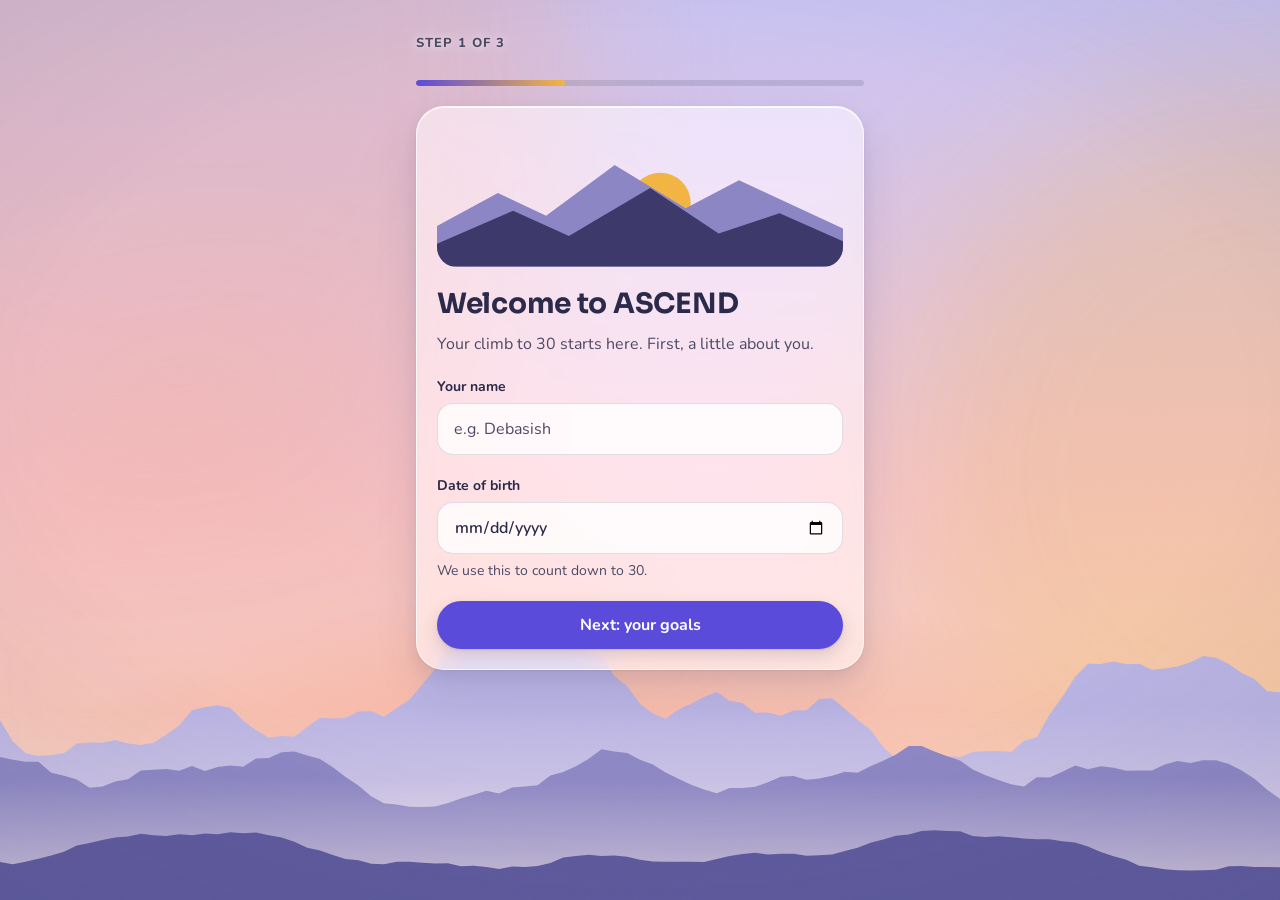
<file: wins.html>
<!doctype html>
<html lang="en-IN">
<head>
  <meta charset="utf-8">
  <meta name="viewport" content="width=device-width, initial-scale=1, viewport-fit=cover">
  <meta name="theme-color" content="#F4F1FA">
  <title>Wins · ASCEND</title>

  <link rel="manifest" href="manifest.webmanifest">
  <link rel="icon" href="icons/icon.svg" type="image/svg+xml">
  <link rel="icon" href="icons/favicon-32.png" sizes="32x32" type="image/png">
  <link rel="apple-touch-icon" href="icons/apple-touch-icon.png">
  <meta name="apple-mobile-web-app-capable" content="yes">
  <meta name="apple-mobile-web-app-title" content="ASCEND">
  <meta name="apple-mobile-web-app-status-bar-style" content="default">
  <link rel="stylesheet" href="styles.css">

  <script src="shared.js"></script>
  <script src="wins.js" defer></script>

  <!-- Styles only Wins needs -->
  <style>

    /* ----- Level hero ----- */
    .level-hero { display: flex; flex-direction: column; gap: 14px; }
    .level-hero__top { display: flex; align-items: center; gap: 16px; }
    .level-ring { flex: none; position: relative; width: 96px; height: 96px; }
    .level-ring svg { width: 100%; height: 100%; }
    .level-ring__track { fill: none; stroke: var(--line); stroke-width: 8; }
    .level-ring__fill { fill: none; stroke: var(--accent); stroke-width: 8; stroke-linecap: round; }
    .level-ring__num {
      position: absolute;
      inset: 0;
      display: grid;
      place-items: center;
      font-family: var(--font-head);
      font-size: 2rem;
      font-weight: 800;
      line-height: 1;
    }
    .level-hero__text { display: flex; flex-direction: column; gap: 2px; min-width: 0; }
    .level-hero__title { font-size: var(--fs-xl); }
    .xp-rules { margin: 0; padding-left: 20px; display: flex; flex-direction: column; gap: 4px; font-size: var(--fs-sm); }
    .xp-rules strong { font-variant-numeric: tabular-nums; }

    /* ----- Flag tiles (badges + wall) ----- */
    .flag-grid { list-style: none; margin: 0; padding: 0; display: grid; grid-template-columns: repeat(2, minmax(0, 1fr)); gap: 12px; }
    .flag-tile { align-items: center; text-align: center; gap: 6px; padding: 14px 12px; }
    .flag-tile .flag-art { width: 72px; }
    .flag-tile__title { font-family: var(--font-head); font-size: var(--fs-md); font-weight: 700; line-height: 1.25; overflow-wrap: anywhere; }
    .flag-tile__detail { font-size: var(--fs-sm); color: var(--muted); overflow-wrap: anywhere; }
    .flag-tile__date { font-size: var(--fs-xs); font-weight: 800; color: var(--accent-text); }
    .flag-tile.is-earned { box-shadow: var(--shadow-tile), inset 0 0 0 1.5px var(--gold); }
    .flag-tile .meter__track { width: 100%; }
    .flag-tile.is-locked .flag-tile__title { color: var(--muted); }

    /* Flags rise once on load (the page's one load moment) */
    .rise { animation: flag-rise 520ms var(--ease-out) both; animation-delay: calc(var(--i) * 45ms); }
    @keyframes flag-rise {
      from { opacity: 0; transform: translateY(14px); }
      to   { opacity: 1; transform: none; }
    }

    .month-group { display: flex; flex-direction: column; gap: 10px; }
    .month-group__title { font-size: var(--fs-md); }

    @media (prefers-reduced-motion: reduce) {
      .rise { animation: none; }
    }
  </style>
</head>

<body data-page="wins">
  <main class="page" id="main">

    <header class="stack">
      <p class="eyebrow">Wall of Wins</p>
      <h1>Wins</h1>
      <p class="muted">Every flag here is proof you kept climbing.</p>
    </header>

    <!-- Level + XP -->
    <section class="card level-hero" aria-labelledby="h-level">
      <div class="level-hero__top">
        <div class="level-ring" aria-hidden="true">
          <svg viewBox="0 0 96 96" focusable="false">
            <circle class="level-ring__track" cx="48" cy="48" r="40"/>
            <circle class="level-ring__fill" id="level-ring" cx="48" cy="48" r="40" pathLength="100" stroke-dasharray="0 100" transform="rotate(-90 48 48)"/>
          </svg>
          <span class="level-ring__num" id="level-num">1</span>
        </div>
        <div class="level-hero__text">
          <p class="eyebrow" id="level-eyebrow">Level 1</p>
          <h2 class="level-hero__title" id="h-level">Base Walker</h2>
          <p class="muted" id="level-xp"></p>
        </div>
      </div>
      <div class="progress" aria-hidden="true"><div class="progress__bar" id="level-bar"></div></div>
      <p id="level-next"></p>
      <details class="table-view">
        <summary>How you earn XP</summary>
        <ul class="xp-rules" id="xp-rules"></ul>
      </details>
    </section>

    <!-- Badges -->
    <section class="stack" aria-labelledby="h-badges">
      <div class="stack-tight">
        <h2 class="section-title" id="h-badges">Badges</h2>
        <p class="muted" id="badge-count"></p>
      </div>
      <ul class="flag-grid" id="badge-grid"></ul>
    </section>

    <!-- The wall: every win, newest first -->
    <section class="stack-lg" aria-labelledby="h-wall">
      <h2 class="section-title" id="h-wall">Every win</h2>
      <div class="stack-lg" id="wall">
        <p class="muted">Loading your wins…</p>
      </div>
    </section>

  </main>
</body>
</html>
</file>
<file: styles.css>
/* =========================================================
   ASCEND — shared design system (styles.css)
   Used by every page. Sections:
   1. Fonts        2. Dawn tokens     3. Night tokens
   4. Base         5. Background      6. Layout + type
   7. Cards/tiles  8. Buttons         9. Inputs
   10. Toast       11. Bottom nav     12. Utilities
   13. Motion + reduced motion
   ========================================================= */

/* ---------- 1. Fonts (self-hosted in /fonts so they work offline) ----------
   Variable fonts: one file covers every weight. latin-ext adds ₹ and accents. */
@font-face {
  font-family: "Sora";
  font-style: normal;
  font-weight: 500 800;
  font-display: swap;
  src: url("fonts/sora-latin.woff2") format("woff2");
  unicode-range: U+0000-00FF, U+0131, U+0152-0153, U+02BB-02BC, U+02C6, U+02DA, U+02DC, U+0304, U+0308, U+0329, U+2000-206F, U+20AC, U+2122, U+2191, U+2193, U+2212, U+2215, U+FEFF, U+FFFD;
}
@font-face {
  font-family: "Sora";
  font-style: normal;
  font-weight: 500 800;
  font-display: swap;
  src: url("fonts/sora-latin-ext.woff2") format("woff2");
  unicode-range: U+0100-02BA, U+02BD-02C5, U+02C7-02CC, U+02CE-02D7, U+02DD-02FF, U+1D00-1DBF, U+1E00-1E9F, U+1EF2-1EFF, U+2020, U+20A0-20AB, U+20AD-20C0, U+2113, U+2C60-2C7F, U+A720-A7FF;
}
@font-face {
  font-family: "Nunito";
  font-style: normal;
  font-weight: 400 800;
  font-display: swap;
  src: url("fonts/nunito-latin.woff2") format("woff2");
  unicode-range: U+0000-00FF, U+0131, U+0152-0153, U+02BB-02BC, U+02C6, U+02DA, U+02DC, U+0304, U+0308, U+0329, U+2000-206F, U+20AC, U+2122, U+2191, U+2193, U+2212, U+2215, U+FEFF, U+FFFD;
}
@font-face {
  font-family: "Nunito";
  font-style: normal;
  font-weight: 400 800;
  font-display: swap;
  src: url("fonts/nunito-latin-ext.woff2") format("woff2");
  unicode-range: U+0100-02BA, U+02BD-02C5, U+02C7-02CC, U+02CE-02D7, U+02DD-02FF, U+1D00-1DBF, U+1E00-1E9F, U+1EF2-1EFF, U+2020, U+20A0-20AB, U+20AD-20C0, U+2113, U+2C60-2C7F, U+A720-A7FF;
}
/* Fraunces italic: only for the daily quote */
@font-face {
  font-family: "Fraunces";
  font-style: italic;
  font-weight: 400;
  font-display: swap;
  src: url("fonts/fraunces-italic-latin.woff2") format("woff2");
  unicode-range: U+0000-00FF, U+0131, U+0152-0153, U+02BB-02BC, U+02C6, U+02DA, U+02DC, U+0304, U+0308, U+0329, U+2000-206F, U+20AC, U+2122, U+2191, U+2193, U+2212, U+2215, U+FEFF, U+FFFD;
}


/* ---------- 2. Dawn theme (default) ---------- */
/* [data-theme="dawn"] lets a small preview show Dawn inside the Night theme */
:root,
[data-theme="dawn"] {
  /* Brand colors */
  --bg-top: #F4F1FA;
  --bg-bottom: #FBE3D6;
  --ink: #2B2A4A;                 /* main text, never pure black */
  --muted: #656188;               /* a touch darker than #6B6890 so small text passes AA on tinted tiles */
  --accent: #5B4BDB;              /* violet fill */
  --on-accent: #FFFFFF;           /* text on accent fill */
  --accent-text: #5B4BDB;         /* accent used as text/links */
  --accent-soft: rgb(91 75 219 / 0.10);
  --gold: #F2B544;
  --on-gold: #2B2A4A;
  --peach: #F6A58C;
  --lavender: #C9C3F2;
  --on-lavender: #2B2A4A;         /* text on a lavender fill, both themes */
  --success: #2F7D6D;             /* pine green */
  --on-success: #FFFFFF;
  --success-text: #276B5D;        /* slightly deeper so small text passes AA on glass */
  --danger: #C8453F;              /* ember, overspend */
  --on-danger: #FFFFFF;
  --danger-text: #B23A35;
  --mountain-near: #3D3A6B;
  --mountain-far: #8C86C4;
  --sky-top: #C9C3F2;             /* summit sky on Today */
  --trail-line: rgb(255 255 255 / 0.55);   /* dashed trail on the Goals mountain */
  --sky-dusk: #E4DEF6;            /* Today's sky near the horizon before the sun rises */
  --star-color: #FFFFFF;
  --star-strength: 0.7;           /* how bright the stars are at a 0% score */
  --on-mountain: #FFFFFF;         /* text on the near range (Today hero) */
  --on-mountain-muted: rgb(255 255 255 / 0.8);
  --chart-last: #8E8AAE;          /* "last week" bars: de-emphasis grey, 3:1 on cards (validated) */
  /* Categorical chart slots (dataviz reference palette, validated on ASCEND cards) */
  --series-1: #2a78d6;
  --series-2: #eb6834;
  --series-3: #1baf7a;
  --series-4: #eda100;
  --series-5: #e87ba4;
  --series-6: #008300;
  /* Gold coins (Money signature) */
  --coin-face: #F2B544;
  --coin-edge: #C98A1E;
  --coin-rim: #F8D27E;
  --sky-bottom: #F6A58C;

  /* Raw RGB for tinted shadows and lines */
  --ink-rgb: 43 42 74;
  --shadow-rgb: 43 42 74;

  /* Surfaces */
  --glass-bg: rgb(255 255 255 / 0.62);
  --glass-border: rgb(255 255 255 / 0.7);
  --glass-highlight: rgb(255 255 255 / 0.9);   /* thin top highlight */
  --glass-blur: 18px;
  --tile-bg: rgb(255 255 255 / 0.55);
  --input-bg: rgb(255 255 255 / 0.8);
  --nav-bg: rgb(255 255 255 / 0.78);
  --menu-bg: rgb(255 255 255 / 0.94);
  --sheet-bg: #FBF9FE;           /* solid surface for bottom sheets */
  --line: rgb(var(--ink-rgb) / 0.14);
  --focus: #5B4BDB;

  /* Toast (dark on dawn, light on night) */
  --toast-bg: #2B2A4A;
  --toast-text: #F4F1FA;
  --toast-success: #5FC2A8;
  --toast-danger: #FF8A80;
  --toast-info: #C9C3F2;

  /* Background ambience */
  --orb-1: rgb(246 165 140 / 0.55);   /* peach */
  --orb-2: rgb(201 195 242 / 0.7);    /* lavender */
  --orb-3: rgb(242 181 68 / 0.35);    /* gold */
  --grain-opacity: 0.07;

  /* Fonts */
  --font-head: "Sora", system-ui, -apple-system, "Segoe UI", sans-serif;
  --font-ui: "Nunito", system-ui, -apple-system, "Segoe UI", sans-serif;
  --font-quote: "Fraunces", Georgia, serif;
  --font-mono: ui-monospace, "SFMono-Regular", Consolas, monospace;

  /* Type scale */
  --fs-xs: 0.8125rem;   /* 13px */
  --fs-sm: 0.875rem;    /* 14px */
  --fs-md: 1rem;        /* 16px */
  --fs-lg: 1.125rem;    /* 18px */
  --fs-xl: 1.375rem;    /* 22px */
  --fs-2xl: 1.75rem;    /* 28px */
  --fs-num: 2.5rem;     /* 40px big numbers */

  /* Radius by hierarchy */
  --radius-card: 28px;
  --radius-tile: 20px;
  --radius-input: 16px;
  --radius-pill: 999px;

  /* Layered soft shadows, tinted with the text color */
  --shadow-card:
    inset 0 1px 0 var(--glass-highlight),
    0 1px 2px rgb(var(--shadow-rgb) / 0.06),
    0 6px 16px rgb(var(--shadow-rgb) / 0.08),
    0 20px 44px rgb(var(--shadow-rgb) / 0.10);
  --shadow-tile:
    inset 0 1px 0 var(--glass-highlight),
    0 1px 2px rgb(var(--shadow-rgb) / 0.05),
    0 6px 14px rgb(var(--shadow-rgb) / 0.07);
  --shadow-btn:
    0 1px 2px rgb(var(--shadow-rgb) / 0.12),
    0 6px 16px rgb(var(--shadow-rgb) / 0.16);

  /* Spacing + sizes */
  --gutter: 16px;
  --nav-h: 76px;        /* bottom nav height incl. its outer padding */
  --tap: 48px;          /* minimum tap target */

  /* Motion */
  --ease-out: cubic-bezier(0.2, 0.8, 0.2, 1);
  --dur-fast: 120ms;
  --dur-med: 240ms;

  color-scheme: light;
}


/* ---------- 3. Night theme ---------- */
/* Set on <html> early (no flash) and on <body> by shared.js */
[data-theme="night"] {
  --bg-top: #14132B;
  --bg-bottom: #262450;
  --ink: #ECEAF7;
  --muted: #B4B1D6;               /* lighter than #A9A6CC so it passes AA on tinted tiles */
  --accent: #8B7CFF;
  --on-accent: #14132B;           /* dark text: white on #8B7CFF fails AA */
  --accent-text: #B6ACFF;         /* lighter violet so text passes AA, even on accent-soft */
  --accent-soft: rgb(139 124 255 / 0.14);
  --gold: #F5C263;
  --on-gold: #14132B;
  --success: #5FC2A8;
  --on-success: #14132B;
  --success-text: #6DCDB3;
  --danger: #FF8A80;
  --on-danger: #14132B;
  --danger-text: #FF9A91;
  --mountain-near: #0E0D22;
  --mountain-far: #3A3772;
  --sky-top: #1E1C45;
  --sky-dusk: #2E2B63;
  --star-color: #ECEAF7;
  --star-strength: 0.95;
  --on-mountain: #ECEAF7;
  --on-mountain-muted: rgb(236 234 247 / 0.78);
  --chart-last: #B4B1CC;
  --series-1: #3987e5;
  --series-2: #d95926;
  --series-3: #199e70;
  --series-4: #c98500;
  --series-5: #d55181;
  --series-6: #008300;
  --coin-face: #F5C263;
  --coin-edge: #B57A12;
  --coin-rim: #FADB93;
  --sky-bottom: #6A4A7E;

  --ink-rgb: 236 234 247;
  --shadow-rgb: 5 4 18;

  --glass-bg: rgb(255 255 255 / 0.07);
  --glass-border: rgb(255 255 255 / 0.12);
  --glass-highlight: rgb(255 255 255 / 0.14);
  --tile-bg: rgb(255 255 255 / 0.06);
  --input-bg: rgb(255 255 255 / 0.08);
  --nav-bg: rgb(30 29 64 / 0.82);
  --menu-bg: rgb(35 33 74 / 0.97);
  --sheet-bg: #1E1C42;
  --focus: #C9C3F2;

  --toast-bg: #ECEAF7;
  --toast-text: #14132B;
  --toast-success: #2F7D6D;
  --toast-danger: #C8453F;
  --toast-info: #5B4BDB;

  --orb-1: rgb(139 124 255 / 0.28);
  --orb-2: rgb(246 165 140 / 0.14);
  --orb-3: rgb(242 181 68 / 0.10);
  --grain-opacity: 0.05;

  /* Stronger shadows so depth still reads on dark */
  --shadow-card:
    inset 0 1px 0 var(--glass-highlight),
    0 1px 2px rgb(var(--shadow-rgb) / 0.3),
    0 8px 20px rgb(var(--shadow-rgb) / 0.3),
    0 24px 48px rgb(var(--shadow-rgb) / 0.35);
  --shadow-tile:
    inset 0 1px 0 var(--glass-highlight),
    0 1px 2px rgb(var(--shadow-rgb) / 0.3),
    0 6px 14px rgb(var(--shadow-rgb) / 0.3);
  --shadow-btn:
    0 1px 2px rgb(var(--shadow-rgb) / 0.4),
    0 6px 16px rgb(var(--shadow-rgb) / 0.4);

  color-scheme: dark;
}

/* ---------- 3b. Living sky: four skies ----------
   <html> and <body> get data-sky="dawn|day|dusk|night" (shared.js picks it from the
   clock, or your choice in Settings) plus data-theme: "dawn" for the light skies,
   "night" for the dark ones, so every component token above still applies.
   Each sky then sets the same variables. The colours below are registered with
   @property so a sky change cross-fades smoothly instead of snapping.
   Text colours were tuned per sky to pass WCAG AA on glass over the lightest and
   darkest parts of that sky (see README). */
@property --sky-top      { syntax: "<color>"; inherits: true; initial-value: #C9C3F2; }
@property --sky-mid      { syntax: "<color>"; inherits: true; initial-value: #F3C6D3; }
@property --sky-bottom   { syntax: "<color>"; inherits: true; initial-value: #FBD9BE; }
@property --glow         { syntax: "<color>"; inherits: true; initial-value: #F6A58C; }
@property --glow-2       { syntax: "<color>"; inherits: true; initial-value: #F2B544; }
@property --mtn-far      { syntax: "<color>"; inherits: true; initial-value: #B9B3E3; }
@property --mtn-mid      { syntax: "<color>"; inherits: true; initial-value: #8C86C4; }
@property --mtn-near     { syntax: "<color>"; inherits: true; initial-value: #5E5A9E; }
@property --mist         { syntax: "<color>"; inherits: true; initial-value: rgb(255 240 235 / 0.6); }
@property --text         { syntax: "<color>"; inherits: true; initial-value: #2B2A4A; }
@property --ink          { syntax: "<color>"; inherits: true; initial-value: #2B2A4A; }
@property --muted        { syntax: "<color>"; inherits: true; initial-value: #4D4964; }
@property --glass-bg     { syntax: "<color>"; inherits: true; initial-value: rgb(255 255 255 / 0.55); }
@property --glass-border { syntax: "<color>"; inherits: true; initial-value: rgb(255 255 255 / 0.7); }
@property --accent       { syntax: "<color>"; inherits: true; initial-value: #5B4BDB; }
@property --stars-opacity    { syntax: "<number>"; inherits: true; initial-value: 0; }
@property --moon-opacity     { syntax: "<number>"; inherits: true; initial-value: 0; }
@property --horizon-strength { syntax: "<number>"; inherits: true; initial-value: 0.85; }
@property --aurora-opacity   { syntax: "<number>"; inherits: true; initial-value: 0.5; }

:root {
  --moon-light: #FFFDF5;
  --moon-shade: #CFC8EC;
  --ray: var(--gold);
}

[data-sky="dawn"] {
  --sky-top: #C9C3F2; --sky-mid: #F3C6D3; --sky-bottom: #FBD9BE;
  --glow: #F6A58C; --glow-2: #F2B544;
  --mtn-far: #B9B3E3; --mtn-mid: #8C86C4; --mtn-near: #5E5A9E;
  --mist: rgb(255 240 235 / 0.6);
  --text: #2B2A4A; --ink: #2B2A4A;
  --muted: #4D4964;
  --accent: #5B4BDB; --accent-text: #3C2BD2; --focus: #3C2BD2;
  --success-text: #21534B; --danger-text: #862F2A;
  --glass-bg: rgb(255 255 255 / 0.55); --glass-border: rgb(255 255 255 / 0.7);
  --halo-shadow: 0 0 1px rgb(255 255 255 / 0.9), 0 0 10px rgb(255 255 255 / 0.75);
  --stars-opacity: 0; --moon-opacity: 0; --horizon-strength: 0.85; --aurora-opacity: 0.55;
}

[data-sky="day"] {
  --sky-top: #A9CCF5; --sky-mid: #DCE9FA; --sky-bottom: #F7F3EC;
  --glow: #FFE8A3; --glow-2: #C9C3F2;
  --mtn-far: #AFC0E3; --mtn-mid: #7F93C4; --mtn-near: #4F5F9A;
  --mist: rgb(255 255 255 / 0.6);
  --text: #22304F; --ink: #22304F;
  --muted: #534F6D;
  --accent: #5B4BDB; --accent-text: #4333D5; --focus: #4333D5;
  --success-text: #235B51; --danger-text: #8E312C;
  --glass-bg: rgb(255 255 255 / 0.6); --glass-border: rgb(255 255 255 / 0.75);
  --halo-shadow: 0 0 1px rgb(255 255 255 / 0.9), 0 0 10px rgb(255 255 255 / 0.75);
  --stars-opacity: 0; --moon-opacity: 0; --horizon-strength: 0.45; --aurora-opacity: 0.45;
}

[data-sky="dusk"] {
  --sky-top: #2E2466; --sky-mid: #9C4F86; --sky-bottom: #F29A6B;
  --glow: #FFB347; --glow-2: #E0607E;
  --mtn-far: #7A4F8F; --mtn-mid: #4E3470; --mtn-near: #2B1F4A;
  --mist: rgb(242 154 107 / 0.25);
  --text: #F7EEF5; --ink: #F7EEF5;
  --muted: #DBCEE2;
  --accent: #8B7CFF; --accent-text: #D5CDFF;
  --success-text: #8EE0C8; --danger-text: #FFC6BE;
  /* 0.65 rather than 0.45: at 0.45 even white text fails AA over the bright horizon */
  --glass-bg: rgb(30 22 60 / 0.65); --glass-border: rgb(255 255 255 / 0.16);
  --halo-shadow: 0 0 1px rgb(20 12 40 / 0.9), 0 0 12px rgb(20 12 40 / 0.8);
  --stars-opacity: 0.35; --moon-opacity: 0; --horizon-strength: 0.9; --aurora-opacity: 0.55;
}

[data-sky="night"] {
  --sky-top: #0B0A1F; --sky-mid: #1B1942; --sky-bottom: #2E2A63;
  --glow: #5B4BDB; --glow-2: #2F7D6D;
  --mtn-far: #2A2856; --mtn-mid: #1E1C45; --mtn-near: #121130;
  --mist: rgb(139 124 255 / 0.12);
  --text: #ECEAF7; --ink: #ECEAF7;
  --muted: #B4B1D6;
  --accent: #8B7CFF; --accent-text: #B6ACFF;
  --success-text: #6DCDB3; --danger-text: #FF9A91;
  --glass-bg: rgb(20 19 43 / 0.55); --glass-border: rgb(255 255 255 / 0.12);
  --halo-shadow: 0 0 1px rgb(8 7 24 / 0.9), 0 0 12px rgb(8 7 24 / 0.8);
  --stars-opacity: 1; --moon-opacity: 1; --horizon-strength: 0.35; --aurora-opacity: 0.5;
  --ray: var(--lavender);
}

/* A sky change cross-fades everything in 1.5s (html and body both carry data-sky) */
html,
body {
  transition:
    --sky-top 1.5s ease, --sky-mid 1.5s ease, --sky-bottom 1.5s ease,
    --glow 1.5s ease, --glow-2 1.5s ease,
    --mtn-far 1.5s ease, --mtn-mid 1.5s ease, --mtn-near 1.5s ease, --mist 1.5s ease,
    --text 1.5s ease, --ink 1.5s ease, --muted 1.5s ease,
    --glass-bg 1.5s ease, --glass-border 1.5s ease, --accent 1.5s ease,
    --stars-opacity 1.5s ease, --moon-opacity 1.5s ease,
    --horizon-strength 1.5s ease, --aurora-opacity 1.5s ease;
}


/* ---------- 4. Base ---------- */
*,
*::before,
*::after {
  box-sizing: border-box;
}

[hidden] {
  display: none !important;
}

html {
  -webkit-text-size-adjust: 100%;
  text-size-adjust: 100%;
  background: var(--sky-bottom);  /* shows during iOS overscroll */
}

body {
  margin: 0;
  min-height: 100vh;               /* fallback */
  min-height: 100dvh;
  font-family: var(--font-ui);
  font-size: var(--fs-md);
  line-height: 1.5;
  color: var(--ink);
  -webkit-font-smoothing: antialiased;
  -webkit-tap-highlight-color: transparent;
}

h1, h2, h3, h4 {
  margin: 0;
  font-family: var(--font-head);
  font-weight: 700;
  line-height: 1.2;
  letter-spacing: -0.01em;
  color: var(--ink);
}

h1 { font-size: var(--fs-2xl); }
h2 { font-size: var(--fs-xl); }
h3 { font-size: var(--fs-lg); }

p { margin: 0; }

a { color: var(--accent-text); }

img, svg { display: block; max-width: 100%; }

button, input, select, textarea {
  font: inherit;
  color: inherit;
}

code {
  font-family: var(--font-mono);
  font-size: 0.9em;
}

/* Visible keyboard focus everywhere */
:focus-visible {
  outline: 3px solid var(--focus);
  outline-offset: 3px;
}

:focus:not(:focus-visible) {
  outline: none;
}

/* Headings we move focus to (for screen readers) aren't buttons, so no ring */
[tabindex="-1"]:focus {
  outline: none;
}


/* ---------- 5. Background: the living sky ----------
   One fixed container (.sky-bg, injected by shared.js), bottom to top:
   sky gradient, aurora, horizon glow, stars + moon, mountains (with the Today
   sun between the far and mid ranges), grain, vignette.
   Only transform and opacity animate. Max 3 blurred elements (the aurora). */
.sky-bg {
  --mtn-h: min(28vh, 260px);
  position: fixed;
  inset: 0;                /* always the full visible screen, so the mountains sit on the bottom edge */
  z-index: -1;
  overflow: hidden;
  pointer-events: none;
}
@supports (height: 1dvh) {
  .sky-bg { --mtn-h: min(28dvh, 260px); }
}
.sky-bg > * { position: absolute; }

.sky-bg__gradient {
  inset: 0;
  background: linear-gradient(180deg, var(--sky-top) 0%, var(--sky-mid) 55%, var(--sky-bottom) 100%);
}

/* Aurora: three big soft lights drifting on slow, different paths */
.sky-bg__aurora { inset: 0; opacity: var(--aurora-opacity); }
.sky-bg__aurora span {
  position: absolute;
  border-radius: 50%;
  filter: blur(80px);
  will-change: transform;
  animation: aurora-1 72s ease-in-out infinite alternate;
}
.sky-bg__aurora span:nth-child(1) { width: 70vmax; height: 70vmax; top: -30vmax; left: -25vmax; background: var(--glow); opacity: 0.6; }
.sky-bg__aurora span:nth-child(2) { width: 60vmax; height: 60vmax; top: 10vh; right: -30vmax; background: var(--glow-2); opacity: 0.5; animation-name: aurora-2; animation-duration: 86s; }
.sky-bg__aurora span:nth-child(3) { width: 55vmax; height: 55vmax; bottom: -10vmax; left: -10vmax; background: var(--glow); opacity: 0.45; animation-name: aurora-3; animation-duration: 64s; }
@keyframes aurora-1 {
  from { transform: translate3d(0, 0, 0); }
  to   { transform: translate3d(12vmax, 8vmax, 0); }
}
@keyframes aurora-2 {
  from { transform: translate3d(0, 0, 0); }
  to   { transform: translate3d(-14vmax, 10vmax, 0); }
}
@keyframes aurora-3 {
  from { transform: translate3d(0, 0, 0); }
  to   { transform: translate3d(10vmax, -12vmax, 0); }
}

/* Soft glow behind the mountains, strongest at dawn and dusk */
.sky-bg__horizon {
  left: -20%;
  right: -20%;
  bottom: calc(var(--mtn-h) * 0.35);
  height: 55%;
  background: radial-gradient(ellipse 50% 65% at 50% 100%, var(--glow) 0%, transparent 70%);
  opacity: var(--horizon-strength);
}

/* Stars (night, faint at dusk) and the moon (night) */
.sky-bg__stars { top: 0; left: 0; width: 100%; height: 68%; opacity: var(--stars-opacity); }
.sky-bg__stars circle { fill: var(--star-color); }
.sky-bg__stars .twinkle { animation: twinkle var(--d, 6s) ease-in-out var(--delay, 0s) infinite alternate; }
@keyframes twinkle {
  from { opacity: 1; }
  to   { opacity: 0.2; }
}
.sky-bg__moon {
  top: calc(env(safe-area-inset-top) + 14px);
  right: max(20px, env(safe-area-inset-right));
  width: 40px;
  height: 40px;
  border-radius: 50%;
  background: radial-gradient(circle at 36% 34%, var(--moon-light) 0%, var(--moon-light) 35%, var(--moon-shade) 100%);
  box-shadow: 0 0 36px 8px rgb(236 234 247 / 0.22);
  opacity: var(--moon-opacity);
}
/* Today shows the moon on the score instead */
body[data-page="today"] .sky-bg__moon { display: none; }

/* Mountains: three irregular ranges pinned to the bottom, mist between them */
.sky-bg__mountains { left: 0; right: 0; bottom: 0; height: var(--mtn-h); }
.sky-bg__mountains > * { position: absolute; inset: 0; width: 100%; height: 100%; will-change: transform; }
.sky-bg__layer > svg { position: absolute; inset: 0; width: 100%; height: 100%; }
.mtn-far  { fill: var(--mtn-far); }
.mtn-mid  { fill: var(--mtn-mid); }
.mtn-near { fill: var(--mtn-near); }
.mist-clear { stop-color: var(--mist); stop-opacity: 0; }
.mist-full  { stop-color: var(--mist); }

/* Grain and vignette on top */
.sky-bg__grain {
  inset: 0;
  opacity: 0.05;
  mix-blend-mode: overlay;
  background-image: url("data:image/svg+xml,%3Csvg xmlns='http://www.w3.org/2000/svg' width='160' height='160'%3E%3Cfilter id='n'%3E%3CfeTurbulence type='fractalNoise' baseFrequency='0.9' numOctaves='2' stitchTiles='stitch'/%3E%3CfeColorMatrix type='saturate' values='0'/%3E%3C/filter%3E%3Crect width='100%25' height='100%25' filter='url(%23n)'/%3E%3C/svg%3E");
  background-size: 160px 160px;
}
.sky-bg__vignette {
  inset: 0;
  background: radial-gradient(ellipse 85% 75% at 50% 45%, transparent 55%, rgb(var(--shadow-rgb) / 0.09) 100%);
}

/* First load of the day: the sky fades in, then the mountains rise 12px into place */
.sky-bg.is-intro .sky-bg__gradient,
.sky-bg.is-intro .sky-bg__aurora,
.sky-bg.is-intro .sky-bg__horizon,
.sky-bg.is-intro .sky-bg__stars { animation: sky-fade-in 700ms ease both; }
.sky-bg.is-intro .sky-bg__mountains { animation: mountains-rise 800ms var(--ease-out) 250ms both; }
@keyframes sky-fade-in {
  from { opacity: 0; }
}
@keyframes mountains-rise {
  from { opacity: 0; transform: translateY(12px); }
  to   { opacity: 1; transform: none; }
}

/* Tab hidden: everything stops */
.sky-bg.is-paused,
.sky-bg.is-paused * { animation-play-state: paused !important; }

/* Today's score sun (or moon at night), between the far and mid ranges.
   --score (0 to 1) is set by the page: 0 = hidden behind the mid ridge, 1 = fully up. */
.sky-bg__sunslot { pointer-events: none; }
.score-sun {
  --score: 0;
  position: absolute;
  left: 50%;
  bottom: calc(var(--mtn-h) * 0.18 - 120px);
  width: 240px;
  height: 240px;
  margin-left: -120px;
  transform: translateY(calc(-1 * var(--score) * (var(--mtn-h) * 0.78 + 24px)));
  transition: transform 1.4s var(--ease-out);
}
.score-sun svg { width: 100%; height: 100%; overflow: visible; }
.score-glow-in  { stop-color: var(--gold); stop-opacity: 0.8; }
.score-glow-out { stop-color: var(--gold); stop-opacity: 0; }
.score-sun__glow { opacity: calc(0.3 + var(--score) * 0.7); transition: opacity 1.4s ease; }
.score-sun .sun-core { fill: var(--peach); transform-box: fill-box; transform-origin: center; }
.score-sun .sun-gold { fill: var(--gold); opacity: var(--score); transition: opacity 1.4s ease; }
.score-sun .moon-disc { fill: var(--moon-light); transform-box: fill-box; transform-origin: center; }
.score-sun .moon-crater { fill: var(--moon-shade); opacity: 0.6; }
.score-sun__moon { display: none; }
[data-sky="night"] .score-sun__sun { display: none; }
[data-sky="night"] .score-sun__moon { display: inline; }
[data-sky="night"] .score-glow-in,
[data-sky="night"] .score-glow-out { stop-color: var(--lavender); }
.score-sun .rays {
  fill: var(--ray);
  opacity: 0;
  transform: scale(0.5);
  transform-box: view-box;
  transform-origin: 120px 120px;
  transition: opacity 0.6s ease, transform 0.6s var(--ease-out);
}
.score-sun.is-won .rays { opacity: 1; transform: scale(1); }
.score-sun.is-bursting .rays { animation: rays-burst 1.4s var(--ease-out); }
.score-sun.is-pulsing .sun-core,
.score-sun.is-pulsing .moon-disc { animation: sun-pulse 600ms var(--ease-out); }
@keyframes rays-burst {
  0%   { opacity: 0; transform: scale(0.4) rotate(-25deg); }
  55%  { opacity: 1; transform: scale(1.18) rotate(4deg); }
  100% { opacity: 1; transform: scale(1) rotate(0deg); }
}
@keyframes sun-pulse {
  0%   { transform: scale(1); }
  40%  { transform: scale(1.12); }
  100% { transform: scale(1); }
}


/* ---------- 6. Layout + type helpers ---------- */
/* Main page column: mobile-first, safe-area aware, room for bottom nav */
.page {
  width: 100%;
  max-width: 480px;
  margin: 0 auto;
  padding-top: calc(env(safe-area-inset-top) + 20px);
  padding-right: max(var(--gutter), env(safe-area-inset-right));
  padding-bottom: calc(var(--nav-h) + env(safe-area-inset-bottom) + 32px);
  padding-left: max(var(--gutter), env(safe-area-inset-left));
  display: flex;
  flex-direction: column;
  gap: 20px;
}

.eyebrow {
  font-size: var(--fs-xs);
  font-weight: 800;
  letter-spacing: 0.08em;
  text-transform: uppercase;
  color: var(--muted);
}

.muted { color: var(--muted); }

/* Big numbers: Sora, digits line up */
.num {
  font-family: var(--font-head);
  font-variant-numeric: tabular-nums;
}

.num-big {
  font-family: var(--font-head);
  font-size: var(--fs-num);
  font-weight: 800;
  line-height: 1.1;
  letter-spacing: -0.02em;
  font-variant-numeric: tabular-nums;
}

/* Fraunces italic is ONLY for the daily quote */
.quote {
  font-family: var(--font-quote);
  font-style: italic;
  font-size: var(--fs-xl);
  line-height: 1.4;
}


/* ---------- 7. Cards + tiles (frosted glass) ---------- */
.card {
  position: relative;
  padding: 20px;
  background: var(--glass-bg);
  -webkit-backdrop-filter: blur(18px) saturate(140%);
  backdrop-filter: blur(18px) saturate(140%);
  border: 1px solid var(--glass-border);
  border-radius: var(--radius-card);
  box-shadow: var(--shadow-card);          /* includes the thin white top highlight */
}

/* A tile straight on the sky is glass too; inside a card it's a lighter,
   unblurred panel (no stacked blurs, better on mid-range phones) */
.tile {
  position: relative;
  padding: 16px;
  background: var(--glass-bg);
  -webkit-backdrop-filter: blur(18px) saturate(140%);
  backdrop-filter: blur(18px) saturate(140%);
  border: 1px solid var(--glass-border);
  border-radius: var(--radius-tile);
  box-shadow: var(--shadow-tile);
  display: flex;
  flex-direction: column;
  gap: 4px;
}
.card .tile,
.sheet .tile {
  background: var(--tile-bg);
  -webkit-backdrop-filter: none;
  backdrop-filter: none;
}

/* Text sitting straight on the sky (page titles, section labels) gets a soft
   halo in the sky's own colour, so it stays readable over the brightest spots.
   Anything on its own surface turns the halo off. */
.page { text-shadow: var(--halo-shadow, none); }
.card, .tile, .sheet, .proud, .btn, .fab, .badge, .segmented, .chip-btn, .icon-btn,
.stepper, .choice, .xp-row, .ms-row, .toast, .bottom-nav, .input, .select, .textarea,
.level-ring { text-shadow: none; }

.tile__label {
  font-size: var(--fs-sm);
  font-weight: 700;
  color: var(--muted);
}

.tile__value {
  font-family: var(--font-head);
  font-size: 1.5rem;
  font-weight: 700;
  line-height: 1.2;
  font-variant-numeric: tabular-nums;
}

.tile__note {
  font-size: var(--fs-sm);
  color: var(--muted);
}

/* Browsers without blur get a more solid surface so text stays readable */
@supports not ((backdrop-filter: blur(1px)) or (-webkit-backdrop-filter: blur(1px))) {
  .card, .tile, .segmented { background: var(--menu-bg); }
  .card .tile { background: var(--tile-bg); }
}


/* ---------- 8. Buttons (pill, squish on press) ---------- */
.btn {
  display: inline-flex;
  align-items: center;
  justify-content: center;
  gap: 8px;
  min-height: var(--tap);
  padding: 12px 22px;
  border: 0;
  border-radius: var(--radius-pill);
  font-family: var(--font-ui);
  font-size: var(--fs-md);
  font-weight: 700;
  line-height: 1.2;
  text-align: center;
  text-decoration: none;
  cursor: pointer;
  touch-action: manipulation;
  user-select: none;
  -webkit-user-select: none;
  transition:
    transform var(--dur-fast) var(--ease-out),
    background-color var(--dur-fast) ease,
    box-shadow var(--dur-fast) ease,
    filter var(--dur-fast) ease;
}

.btn:active:not(:disabled) {
  transform: scale(0.96);
}

.btn--primary {
  background: var(--accent);
  color: var(--on-accent);
  box-shadow: var(--shadow-btn);
}

.btn--secondary {
  background: var(--glass-bg);
  color: var(--ink);
  border: 1px solid var(--line);
  -webkit-backdrop-filter: blur(12px);
  backdrop-filter: blur(12px);
}

.btn--ghost {
  background: transparent;
  color: var(--accent-text);
}

.btn--gold {
  background: var(--gold);
  color: var(--on-gold);
  box-shadow: var(--shadow-btn);
}

.btn--danger {
  background: var(--danger);
  color: var(--on-danger);
}

.btn--block {
  width: 100%;
}

.btn:disabled {
  opacity: 0.5;
  cursor: not-allowed;
  box-shadow: none;
}

@media (hover: hover) {
  .btn--primary:hover:not(:disabled),
  .btn--gold:hover:not(:disabled),
  .btn--danger:hover:not(:disabled) { filter: brightness(1.06); }
  .btn--secondary:hover:not(:disabled),
  .btn--ghost:hover:not(:disabled) { background: var(--accent-soft); }
}

/* Segmented control (e.g. theme switch) */
.segmented {
  display: inline-flex;
  gap: 4px;
  padding: 4px;
  background: var(--glass-bg);
  border: 1px solid var(--line);
  border-radius: var(--radius-pill);
}

.segmented button {
  min-height: var(--tap);
  padding: 0 18px;
  border: 0;
  border-radius: var(--radius-pill);
  background: transparent;
  color: var(--ink);
  font-weight: 700;
  cursor: pointer;
  touch-action: manipulation;
  transition: transform var(--dur-fast) var(--ease-out), background-color var(--dur-fast) ease;
}

.segmented button:active { transform: scale(0.96); }

.segmented button[aria-pressed="true"] {
  background: var(--accent);
  color: var(--on-accent);
  box-shadow: var(--shadow-btn);
}


/* ---------- 9. Inputs (16px+ text so iOS never zooms) ---------- */
.field {
  display: flex;
  flex-direction: column;
  gap: 6px;
}

.label {
  font-size: var(--fs-sm);
  font-weight: 700;
  color: var(--ink);
}

.hint {
  font-size: var(--fs-sm);
  color: var(--muted);
}

.input,
.select,
.textarea {
  width: 100%;
  min-height: 52px;
  padding: 12px 16px;
  font-family: var(--font-ui);
  font-size: var(--fs-md);
  font-weight: 600;
  line-height: 1.4;
  color: var(--ink);
  background: var(--input-bg);
  border: 1.5px solid var(--line);
  border-radius: var(--radius-input);
  -webkit-appearance: none;
  appearance: none;
  transition: border-color var(--dur-fast) ease;
}

.input::placeholder,
.textarea::placeholder {
  color: var(--muted);
  font-weight: 400;
  opacity: 1;
}

.input:focus,
.select:focus,
.textarea:focus {
  border-color: var(--focus);
}

.input:focus-visible,
.select:focus-visible,
.textarea:focus-visible {
  outline-offset: 2px;
}

.textarea {
  min-height: 104px;
  resize: vertical;
}

/* iOS date inputs otherwise center their text */
input[type="date"].input::-webkit-date-and-time-value {
  text-align: left;
}

/* Select with a drawn chevron */
.select-wrap {
  position: relative;
}

.select-wrap .select {
  padding-right: 44px;
}

.select-wrap::after {
  content: "";
  position: absolute;
  right: 20px;
  top: 50%;
  width: 8px;
  height: 8px;
  border-right: 2px solid var(--muted);
  border-bottom: 2px solid var(--muted);
  transform: translateY(-70%) rotate(45deg);
  pointer-events: none;
}

/* Input with a ₹ (or other) prefix */
.input-group {
  position: relative;
}

.input-group__prefix {
  position: absolute;
  left: 16px;
  top: 50%;
  transform: translateY(-50%);
  font-weight: 700;
  color: var(--muted);
  pointer-events: none;
}

.input-group .input {
  padding-left: 36px;
}

/* Error message under a field (added by showFieldError in shared.js) */
.field-error {
  margin: 0;
  font-size: var(--fs-sm);
  font-weight: 700;
  color: var(--danger-text);
}

.input[aria-invalid="true"],
.select[aria-invalid="true"],
.textarea[aria-invalid="true"] {
  border-color: var(--danger-text);
}

/* Big tappable radio cards (e.g. theme choice) */
.choices {
  min-width: 0;
  margin: 0;
  padding: 0;
  border: 0;
  display: flex;
  flex-direction: column;
  gap: 12px;
}

.choices legend {
  padding: 0;
  margin-bottom: 6px;
}

.choice {
  display: flex;
  align-items: center;
  gap: 14px;
  min-height: 72px;
  padding: 12px 16px;
  background: var(--tile-bg);
  border: 2px solid var(--line);
  border-radius: var(--radius-tile);
  cursor: pointer;
  transition:
    transform var(--dur-fast) var(--ease-out),
    border-color var(--dur-fast) ease,
    background-color var(--dur-fast) ease;
}

.choice:active { transform: scale(0.98); }

.choice:has(input:checked) {
  border-color: var(--accent);
  background: var(--accent-soft);
}

.choice input {
  flex: none;
  width: 22px;
  height: 22px;
  margin: 0;
  accent-color: var(--accent);
}

.choice__text { min-width: 0; }
.choice__title { display: block; font-weight: 800; }
.choice__desc  { display: block; font-size: var(--fs-sm); color: var(--muted); }

/* Small pill buttons (+15, Custom, toggles). Still 48px tall. */
.chip-btn {
  display: inline-flex;
  align-items: center;
  justify-content: center;
  gap: 6px;
  min-width: var(--tap);
  min-height: var(--tap);
  padding: 0 16px;
  background: var(--input-bg);
  border: 1.5px solid var(--line);
  border-radius: var(--radius-pill);
  color: var(--ink);
  font-family: var(--font-ui);
  font-size: 0.9375rem;
  font-weight: 800;
  cursor: pointer;
  touch-action: manipulation;
  transition:
    transform var(--dur-fast) var(--ease-out),
    background-color var(--dur-fast) ease,
    border-color var(--dur-fast) ease;
}

.chip-btn:active { transform: scale(0.95); }

.chip-btn[aria-expanded="true"],
.chip-btn[aria-pressed="true"] {
  background: var(--accent-soft);
  border-color: var(--accent);
  color: var(--accent-text);
}

.chip-btn--gold[aria-pressed="true"] {
  background: var(--gold);
  border-color: var(--gold);
  color: var(--on-gold);
}

/* − 2 + stepper for counts */
.stepper {
  display: inline-flex;
  align-items: center;
  gap: 4px;
  padding: 3px;
  background: var(--input-bg);
  border: 1.5px solid var(--line);
  border-radius: var(--radius-pill);
}

.stepper__btn {
  width: var(--tap);
  height: var(--tap);
  border: 0;
  border-radius: 50%;
  background: transparent;
  color: var(--accent-text);
  font-size: 1.5rem;
  font-weight: 700;
  line-height: 1;
  cursor: pointer;
  touch-action: manipulation;
  transition: transform var(--dur-fast) var(--ease-out), background-color var(--dur-fast) ease;
}

.stepper__btn:active { transform: scale(0.9); background: var(--accent-soft); }
.stepper__btn[aria-disabled="true"] { opacity: 0.4; cursor: not-allowed; }

.stepper__value {
  min-width: 2.5ch;
  text-align: center;
  font-family: var(--font-head);
  font-size: var(--fs-lg);
  font-weight: 700;
  font-variant-numeric: tabular-nums;
}

/* Round 48px icon button (↑ ↓ etc.) */
.icon-btn {
  display: inline-grid;
  place-items: center;
  flex: none;
  width: var(--tap);
  height: var(--tap);
  padding: 0;
  background: var(--input-bg);
  border: 1.5px solid var(--line);
  border-radius: 50%;
  color: var(--ink);
  cursor: pointer;
  touch-action: manipulation;
  transition: transform var(--dur-fast) var(--ease-out);
}
.icon-btn svg { width: 20px; height: 20px; }
.icon-btn:active { transform: scale(0.92); }
.icon-btn[aria-disabled="true"] { opacity: 0.35; cursor: not-allowed; }

/* Colour swatch radio buttons */
.swatch-picker {
  display: flex;
  flex-wrap: wrap;
  gap: 10px;
  min-width: 0;
  margin: 0;
  padding: 0;
  border: 0;
}
.swatch-picker legend { padding: 0; margin-bottom: 8px; }
.swatch-option { position: relative; width: var(--tap); height: var(--tap); }
.swatch-option input {
  position: absolute;
  inset: 0;
  width: 100%;
  height: 100%;
  margin: 0;
  opacity: 0;
  cursor: pointer;
}
.swatch-option__dot {
  display: block;
  width: 100%;
  height: 100%;
  border-radius: 50%;
  background: var(--swatch);
  box-shadow: inset 0 0 0 1px var(--line);
  pointer-events: none;
}
/* Selected: a ring (not just colour) so it's clear for everyone */
.swatch-option input:checked + .swatch-option__dot {
  box-shadow: 0 0 0 3px var(--sheet-bg), 0 0 0 6px var(--ink);
}
.swatch-option input:focus-visible + .swatch-option__dot {
  outline: 3px solid var(--focus);
  outline-offset: 7px;
}

/* Bottom sheet (<dialog class="sheet">) for editors */
.sheet {
  width: 100%;
  max-width: 480px;
  max-height: 92dvh;
  margin: auto auto 0;
  padding: 0;
  border: 0;
  border-radius: var(--radius-card) var(--radius-card) 0 0;
  background: var(--sheet-bg);
  color: var(--ink);
  box-shadow: var(--shadow-card);
  overflow: hidden;
}
.sheet[open] { animation: sheet-up 260ms var(--ease-out); }
/* ::backdrop can't read theme variables in every browser, so it uses a fixed ink tint */
.sheet::backdrop { background: rgb(20 19 43 / 0.5); }

.sheet__inner {
  max-height: 92dvh;
  overflow-y: auto;
  overscroll-behavior: contain;
  padding: 24px max(var(--gutter), env(safe-area-inset-right)) calc(24px + env(safe-area-inset-bottom)) max(var(--gutter), env(safe-area-inset-left));
  display: flex;
  flex-direction: column;
  gap: 20px;
}

/* Slide only (no fade), so the sheet is always visible even if the animation is skipped */
@keyframes sheet-up {
  from { transform: translateY(32px); }
  to   { transform: none; }
}

/* Sheet with a pinned footer (scrolling body + always-visible Save) */
.sheet__form {
  display: flex;
  flex-direction: column;
  max-height: 92dvh;
}
#expense-sheet { max-height: 96dvh; }
#expense-sheet .sheet__form { max-height: 96dvh; }

.sheet__scroll {
  flex: 1;
  min-height: 0;
  overflow-y: auto;
  overscroll-behavior: contain;
  padding: 12px max(var(--gutter), env(safe-area-inset-right)) 12px max(var(--gutter), env(safe-area-inset-left));
  display: flex;
  flex-direction: column;
  gap: 10px;
}
.sheet__scroll > * { flex-shrink: 0; }   /* scroll the sheet; never squash its sections */

.sheet__footer {
  padding: 12px max(var(--gutter), env(safe-area-inset-right)) calc(12px + env(safe-area-inset-bottom)) max(var(--gutter), env(safe-area-inset-left));
  background: var(--sheet-bg);
  border-top: 1px solid var(--line);
}


/* ----- Quick-add expense sheet ----- */
.xp-head {
  display: flex;
  align-items: center;
  justify-content: space-between;
  gap: 12px;
}
.xp-head .btn { margin-right: -12px; }

.amount-box { text-align: center; }

.amount-display {
  display: block;
  font-family: var(--font-head);
  font-size: 2.5rem;
  font-weight: 800;
  line-height: 1.15;
  letter-spacing: -0.02em;
  overflow-wrap: anywhere;
}
.amount-display.is-empty { color: var(--muted); }

/* Category tiles: 4 across, radio buttons underneath */
.cat-grid {
  display: grid;
  grid-template-columns: repeat(4, minmax(0, 1fr));
  gap: 8px;
  min-width: 0;
  margin: 0;
  padding: 0;
  border: 0;
}

.cat-tile {
  position: relative;
  display: flex;
  flex-direction: column;
  align-items: center;
  justify-content: center;
  gap: 2px;
  min-height: 54px;
  padding: 4px;
  background: var(--tile-bg);
  border: 2px solid var(--line);
  border-radius: var(--radius-input);
  text-align: center;
  cursor: pointer;
  touch-action: manipulation;
  transition: transform var(--dur-fast) var(--ease-out), border-color var(--dur-fast) ease, background-color var(--dur-fast) ease;
}
.cat-tile:active { transform: scale(0.95); }
.cat-tile input { position: absolute; inset: 0; margin: 0; opacity: 0; cursor: pointer; }
.cat-tile__emoji { font-size: 1.375rem; line-height: 1.1; }
.cat-tile__name { font-size: 0.75rem; font-weight: 800; line-height: 1.15; overflow-wrap: normal; hyphens: none; }

/* Narrow phones: 3 tiles across so names never break mid-word */
@media (max-width: 359px) {
  .cat-grid { grid-template-columns: repeat(3, minmax(0, 1fr)); }
}
.cat-tile:has(input:checked) {
  border-color: var(--accent);
  background: var(--accent-soft);
  box-shadow: inset 0 -4px 0 var(--swatch);
}
.cat-tile:has(input:focus-visible) { outline: 3px solid var(--focus); outline-offset: 2px; }

/* UPI / Card / Cash */
.method-row {
  display: grid;
  grid-template-columns: repeat(3, 1fr);
  gap: 4px;
  min-width: 0;
  margin: 0;
  padding: 4px;
  background: var(--tile-bg);
  border: 1px solid var(--line);
  border-radius: var(--radius-pill);
}
.method-option { position: relative; }
.method-option input { position: absolute; inset: 0; margin: 0; opacity: 0; cursor: pointer; }
.method-option span {
  display: grid;
  place-items: center;
  min-height: var(--tap);
  border-radius: var(--radius-pill);
  font-weight: 800;
  pointer-events: none;
}
.method-option input:checked + span { background: var(--accent); color: var(--on-accent); }
.method-option input:focus-visible + span { outline: 3px solid var(--focus); outline-offset: 2px; }

/* Big number keypad */
.keypad {
  display: grid;
  grid-template-columns: repeat(3, 1fr);
  gap: 6px;
}
.key-btn {
  display: grid;
  place-items: center;
  min-height: var(--tap);
  background: var(--input-bg);
  border: 1px solid var(--line);
  border-radius: var(--radius-input);
  color: var(--ink);
  font-family: var(--font-head);
  font-size: 1.5rem;
  font-weight: 700;
  cursor: pointer;
  touch-action: manipulation;
  user-select: none;
  -webkit-user-select: none;
  transition: transform var(--dur-fast) var(--ease-out), background-color var(--dur-fast) ease;
}
.key-btn:active { transform: scale(0.94); background: var(--accent-soft); }
.key-btn svg { width: 26px; height: 26px; }

/* Short screens: tighten the sheet so the keypad stays in view */
@media (max-height: 700px) {
  .amount-display { font-size: 2rem; }
  .cat-tile__emoji { font-size: 1.125rem; }
  #xp-title { font-size: var(--fs-lg); }

  /* Categories become one row you swipe sideways */
  .cat-grid {
    display: flex;
    overflow-x: auto;
    overscroll-behavior-x: contain;
    scroll-snap-type: x proximity;
    padding: 2px 2px 6px;
    margin: 0 -2px;
  }
  .cat-tile {
    flex: 0 0 76px;
    min-height: 56px;
    scroll-snap-align: start;
  }
}

.xp-more summary {
  display: flex;
  align-items: center;
  min-height: var(--tap);
  font-weight: 700;
  color: var(--accent-text);
  cursor: pointer;
}
.xp-more[open] summary { margin-bottom: 8px; }
#xp-delete.is-confirming { color: var(--danger-text); background: var(--accent-soft); }

/* ----- Meters: spent vs budget. Colour + icon + words, never colour alone ----- */
.meter__track {
  height: 10px;
  overflow: hidden;
  background: var(--line);
  border-radius: var(--radius-pill);
}
.meter__track--thin { height: 6px; }
.meter__fill {
  width: var(--value, 0%);
  height: 100%;
  background: var(--meter-color, var(--accent));
  border-radius: inherit;
  transition: width var(--dur-med) var(--ease-out);
}
.meter__note {
  display: flex;
  align-items: flex-start;
  gap: 6px;
  font-size: var(--fs-sm);
  font-weight: 700;
}
.meter__note svg { flex: none; width: 16px; height: 16px; margin-top: 2px; }
.meter__note.is-normal { color: var(--success-text); }
.meter__note.is-amber  { color: var(--ink); }          /* gold text would fail contrast */
.meter__note.is-amber svg { color: var(--gold); }
.meter__note.is-ember  { color: var(--danger-text); }

/* Food delivery card (Money + Today) */
.food-card { display: flex; flex-direction: column; gap: 12px; }
.food-card__head {
  display: flex;
  align-items: baseline;
  justify-content: space-between;
  flex-wrap: wrap;
  gap: 4px 12px;
}
.food-card__title { font-size: var(--fs-lg); }
.food-card__amount { font-family: var(--font-head); font-size: var(--fs-lg); font-weight: 700; }
.food-card__amount .muted { font-family: var(--font-ui); font-size: var(--fs-sm); font-weight: 700; }
.food-card .tile__value { font-size: 1.375rem; }

/* ----- Charts: tooltip, table view, legend ----- */
.chart-tip {
  position: absolute;
  z-index: 2;
  max-width: 240px;
  padding: 10px 12px;
  border-radius: var(--radius-input);
  background: var(--toast-bg);
  color: var(--toast-text);
  font-size: var(--fs-sm);
  line-height: 1.4;
  box-shadow: var(--shadow-tile);
  pointer-events: none;
}
.chart-tip strong { display: block; font-size: var(--fs-md); }

.table-view summary {
  display: flex;
  align-items: center;
  min-height: var(--tap);
  font-weight: 700;
  color: var(--accent-text);
  cursor: pointer;
}
.data-table { width: 100%; border-collapse: collapse; font-size: var(--fs-sm); }
.data-table th, .data-table td { padding: 8px 4px; border-bottom: 1px solid var(--line); text-align: right; }
.data-table th:first-child, .data-table td:first-child { text-align: left; }
.data-table thead th { color: var(--muted); font-weight: 800; }
.data-table td { font-variant-numeric: tabular-nums; }
.data-table td:not(:first-child) { white-space: nowrap; }
.data-table tfoot td { font-weight: 800; border-bottom: 0; }

.chart-legend { list-style: none; margin: 0; padding: 0; display: flex; flex-direction: column; gap: 8px; }
.chart-legend li { display: flex; align-items: center; gap: 10px; font-size: var(--fs-sm); }
.chart-legend__key { flex: none; width: 12px; height: 12px; border-radius: 3px; }
.chart-legend__name { flex: 1; min-width: 0; font-weight: 700; }
.chart-legend__value { flex: none; font-weight: 800; font-variant-numeric: tabular-nums; }
.chart-legend__pct { flex: none; width: 3.5ch; text-align: right; color: var(--muted); font-variant-numeric: tabular-nums; }

/* Floating quick-add button (sits above the bottom nav) */
.fab {
  position: fixed;
  z-index: 45;
  right: max(var(--gutter), env(safe-area-inset-right), calc((100vw - 480px) / 2 + var(--gutter)));
  bottom: calc(var(--nav-h) + env(safe-area-inset-bottom) + 14px);
  display: inline-flex;
  align-items: center;
  gap: 8px;
  min-height: 56px;
  padding: 0 20px 0 16px;
  border: 0;
  border-radius: var(--radius-pill);
  background: var(--accent);
  color: var(--on-accent);
  font-family: var(--font-ui);
  font-size: var(--fs-md);
  font-weight: 800;
  box-shadow: var(--shadow-btn), 0 10px 24px rgb(var(--shadow-rgb) / 0.2);
  cursor: pointer;
  touch-action: manipulation;
  transition: transform var(--dur-fast) var(--ease-out);
}
.fab svg { width: 22px; height: 22px; }
.fab:active { transform: scale(0.95); }

/* Leave room so the button never covers the last content */
body.has-fab .page {
  padding-bottom: calc(var(--nav-h) + env(safe-area-inset-bottom) + 96px);
}

/* Confetti layer (created by confetti() in shared.js) */
.confetti-canvas {
  position: fixed;
  inset: 0;
  z-index: 80;
  width: 100%;
  height: 100%;
  pointer-events: none;
}

/* Small label pill */
.badge {
  display: inline-flex;
  align-items: center;
  padding: 4px 12px;
  background: var(--accent-soft);
  border-radius: var(--radius-pill);
  color: var(--accent-text);
  font-size: var(--fs-xs);
  font-weight: 800;
}

.badge--gold {
  background: var(--gold);
  color: var(--on-gold);
}

/* Thin progress bar: set --value on the bar, e.g. style="--value: 66%" */
.progress {
  height: 6px;
  overflow: hidden;
  background: var(--line);
  border-radius: var(--radius-pill);
}

.progress__bar {
  width: var(--value, 0%);
  height: 100%;
  background: linear-gradient(90deg, var(--accent), var(--gold));
  border-radius: inherit;
  transition: width var(--dur-med) var(--ease-out);
}


/* Summit flag art (Wall of Wins + proud moments). Set the flag colour with --flag. */
.flag-art { display: block; width: 100%; height: auto; }
.flag-art__peak { fill: var(--mountain-near); }
.flag-art__snow { fill: var(--lavender); }
.flag-art__pole { stroke: var(--ink); stroke-width: 2.5; stroke-linecap: round; }
.flag-art__flag { fill: var(--flag, var(--gold)); }
.flag-art__rays { fill: var(--gold); opacity: 0.45; transform-origin: 60px 44px; }
.flag-art.is-locked .flag-art__peak { fill: none; stroke: var(--line); stroke-width: 2; stroke-dasharray: 4 4; }
.flag-art.is-locked .flag-art__snow,
.flag-art.is-locked .flag-art__flag { display: none; }
.flag-art.is-locked .flag-art__pole { stroke: var(--line); }

/* Proud moment: gold card for milestones, badges and level-ups (proudMoment in shared.js) */
.proud {
  width: min(360px, calc(100% - 2 * var(--gutter)));
  margin: auto;
  padding: 0;
  border: 0;
  border-radius: var(--radius-card);
  background: var(--sheet-bg);
  color: var(--ink);
  box-shadow: var(--shadow-card), inset 0 0 0 2px var(--gold);
  text-align: center;
}
.proud::backdrop { background: rgb(20 19 43 / 0.55); }
.proud[open] { animation: proud-pop 420ms var(--ease-out); }
.proud__inner { display: flex; flex-direction: column; align-items: center; gap: 10px; padding: 24px 20px 20px; }
.proud__art { width: 120px; }
.proud[open] .flag-art__rays { animation: rays-spin 1.2s var(--ease-out); }
.proud__title { font-size: var(--fs-xl); overflow-wrap: anywhere; }
.proud .btn { margin-top: 8px; }

@keyframes proud-pop {
  0%   { transform: scale(0.9); }
  60%  { transform: scale(1.03); }
  100% { transform: none; }
}
@keyframes rays-spin {
  from { transform: scale(0.4) rotate(-30deg); opacity: 0; }
  to   { transform: none; opacity: 0.45; }
}

/* Sky picker (Settings, onboarding): each choice shows a little sky with a ridge */
.sky-swatch-wrap {
  flex: none;
  display: flex;
  width: 56px;
  height: 56px;
  overflow: hidden;
  border-radius: var(--radius-input);
  box-shadow: inset 0 0 0 1px var(--line);
}
.sky-swatch {
  position: relative;
  flex: 1;
  background: linear-gradient(180deg, var(--sky-top), var(--sky-mid) 55%, var(--sky-bottom));
}
.sky-swatch::after {
  content: "";
  position: absolute;
  left: 0;
  right: 0;
  bottom: 0;
  height: 42%;
  background: var(--mtn-mid);
  clip-path: polygon(0 55%, 22% 20%, 40% 50%, 66% 0, 100% 40%, 100% 100%, 0 100%);
}

/* 1–5 picker (mood, energy): five big radio tiles */
.rating {
  display: grid;
  grid-template-columns: repeat(5, minmax(0, 1fr));
  gap: 6px;
  min-width: 0;
  margin: 0;
  padding: 0;
  border: 0;
}
.rating legend { padding: 0; margin-bottom: 8px; }
.rating__option { position: relative; }
.rating__option input { position: absolute; inset: 0; width: 100%; height: 100%; margin: 0; opacity: 0; cursor: pointer; }
.rating__face {
  display: flex;
  flex-direction: column;
  align-items: center;
  justify-content: center;
  gap: 2px;
  min-height: 60px;
  padding: 4px 2px;
  background: var(--tile-bg);
  border: 2px solid var(--line);
  border-radius: var(--radius-input);
  pointer-events: none;
  transition: border-color var(--dur-fast) ease, background-color var(--dur-fast) ease, transform var(--dur-fast) var(--ease-out);
}
.rating__emoji { font-size: 1.375rem; line-height: 1.1; }
.rating__word { font-size: 0.75rem; font-weight: 800; line-height: 1.1; }
.rating__option input:checked + .rating__face { border-color: var(--accent); background: var(--accent-soft); }
.rating__option input:focus-visible + .rating__face { outline: 3px solid var(--focus); outline-offset: 2px; }
.rating__option:active .rating__face { transform: scale(0.95); }


/* ----- Shared page parts (were copied into several pages) ----- */
/* Small uppercase label above a group of cards */
.section-title {
  font-family: var(--font-ui);
  font-size: var(--fs-xs);
  font-weight: 800;
  letter-spacing: 0.08em;
  text-transform: uppercase;
  color: var(--muted);
}
/* Card heading with something on the right (a button, arrows) */
.card-head { display: flex; align-items: center; justify-content: space-between; gap: 12px; }
/* A fieldset with no box */
.plain-fieldset { min-width: 0; margin: 0; padding: 0; border: 0; }
.plain-fieldset legend { padding: 0; margin-bottom: 8px; }
/* "Tap again to delete" state */
.sheet-delete.is-confirming { color: var(--danger-text); background: var(--accent-soft); }


/* ---------- 10. Toast ---------- */
.toast-region {
  position: fixed;
  left: 50%;
  bottom: calc(var(--nav-h) + env(safe-area-inset-bottom) + 12px);
  z-index: 60;
  width: min(440px, calc(100% - 2 * var(--gutter)));
  transform: translateX(-50%);
  display: flex;
  flex-direction: column;
  gap: 8px;
  pointer-events: none;
}

.toast {
  display: flex;
  align-items: center;
  gap: 12px;
  padding: 14px 18px;
  border-radius: var(--radius-tile);
  background: var(--toast-bg);
  color: var(--toast-text);
  font-weight: 700;
  box-shadow: var(--shadow-card);
  opacity: 0;
  transform: translateY(12px) scale(0.98);
  transition:
    opacity var(--dur-med) var(--ease-out),
    transform var(--dur-med) var(--ease-out);
}

.toast.is-visible {
  opacity: 1;
  transform: none;
}

.toast__dot {
  flex: none;
  width: 10px;
  height: 10px;
  border-radius: 50%;
  background: var(--toast-info);
}

.toast__text { flex: 1; min-width: 0; }

/* Optional button inside a toast ("Refresh", "Back up") */
.toast__action {
  flex: none;
  min-height: var(--tap);
  margin: -8px -8px -8px 0;
  padding: 0 16px;
  border: 0;
  border-radius: var(--radius-pill);
  background: transparent;
  color: var(--toast-text);
  font-family: var(--font-ui);
  font-size: var(--fs-md);
  font-weight: 800;
  text-decoration: underline;
  text-underline-offset: 3px;
  cursor: pointer;
  pointer-events: auto;
  touch-action: manipulation;
}
.toast__action:focus-visible { outline-color: var(--toast-text); }

.toast--success .toast__dot { background: var(--toast-success); }
.toast--danger .toast__dot  { background: var(--toast-danger); }


/* ---------- 11. Bottom nav (floating glass bar) ---------- */
.bottom-nav {
  position: fixed;
  left: 0;
  right: 0;
  bottom: 0;
  z-index: 50;
  padding-top: 8px;
  padding-right: max(12px, env(safe-area-inset-right));
  padding-bottom: calc(8px + env(safe-area-inset-bottom));
  padding-left: max(12px, env(safe-area-inset-left));
  pointer-events: none;   /* only the bar itself catches taps */
}

.bottom-nav__inner {
  position: relative;
  max-width: 480px;
  margin: 0 auto;
  pointer-events: auto;
}

.bottom-nav__bar {
  display: grid;
  grid-template-columns: repeat(5, minmax(0, 1fr));
  gap: 2px;
  margin: 0;
  padding: 6px;
  list-style: none;
  background: var(--nav-bg);
  -webkit-backdrop-filter: blur(20px) saturate(140%);
  backdrop-filter: blur(20px) saturate(140%);
  border: 1px solid var(--glass-border);
  border-radius: var(--radius-card);
  box-shadow: var(--shadow-card);
}

.bottom-nav__item {
  display: flex;
  flex-direction: column;
  align-items: center;
  justify-content: center;
  gap: 3px;
  width: 100%;
  min-height: 52px;
  padding: 4px 0;
  border: 0;
  border-radius: var(--radius-tile);
  background: transparent;
  color: var(--muted);
  font-family: var(--font-ui);
  font-size: 0.75rem;
  font-weight: 700;
  line-height: 1;
  text-decoration: none;
  cursor: pointer;
  touch-action: manipulation;
  transition: transform var(--dur-fast) var(--ease-out), color var(--dur-fast) ease;
}

.bottom-nav__item:active {
  transform: scale(0.94);
}

.bottom-nav__item[aria-current="page"],
.bottom-nav__item.is-active,
.bottom-nav__item[aria-expanded="true"] {
  color: var(--accent-text);
  background: var(--accent-soft);
}

.bottom-nav__item svg {
  width: 24px;
  height: 24px;
}

/* "More" pop-up menu */
.more-menu {
  position: absolute;
  right: 0;
  bottom: calc(100% + 8px);
  width: min(240px, 100%);
  margin: 0;
  padding: 8px;
  list-style: none;
  display: flex;
  flex-direction: column;
  gap: 2px;
  background: var(--menu-bg);
  -webkit-backdrop-filter: blur(20px);
  backdrop-filter: blur(20px);
  border: 1px solid var(--glass-border);
  border-radius: var(--radius-tile);
  box-shadow: var(--shadow-card);
  transform-origin: bottom right;
  animation: pop-in 180ms var(--ease-out);
}

.more-menu__link {
  display: flex;
  align-items: center;
  gap: 12px;
  min-height: var(--tap);
  padding: 0 14px;
  border-radius: var(--radius-input);
  color: var(--ink);
  font-weight: 700;
  text-decoration: none;
}

.more-menu__link svg {
  width: 22px;
  height: 22px;
  color: var(--muted);
}

.more-menu__link[aria-current="page"] {
  color: var(--accent-text);
  background: var(--accent-soft);
}

@media (hover: hover) {
  .more-menu__link:hover { background: var(--accent-soft); }
}

@keyframes pop-in {
  from { opacity: 0; transform: translateY(6px) scale(0.97); }
  to   { opacity: 1; transform: none; }
}


/* ---------- 12. Utilities ---------- */
.stack-tight { display: flex; flex-direction: column; gap: 4px; }
.stack    { display: flex; flex-direction: column; gap: 12px; }
.stack-lg { display: flex; flex-direction: column; gap: 20px; }
.row      { display: flex; flex-wrap: wrap; align-items: center; gap: 12px; }
.grid-2   { display: grid; grid-template-columns: repeat(2, minmax(0, 1fr)); gap: 12px; }

.text-success { color: var(--success-text); }
.text-danger  { color: var(--danger-text); }

/* Pages without the bottom nav (e.g. onboarding) don't need the extra space */
body[data-nav="off"] .page {
  padding-bottom: calc(env(safe-area-inset-bottom) + 32px);
}

body[data-nav="off"] .toast-region {
  bottom: calc(env(safe-area-inset-bottom) + 16px);
}
.text-accent  { color: var(--accent-text); }

/* Hidden visually, still read by screen readers */
.sr-only {
  position: absolute;
  width: 1px;
  height: 1px;
  padding: 0;
  margin: -1px;
  overflow: hidden;
  clip: rect(0 0 0 0);
  white-space: nowrap;
  border: 0;
}


/* ---------- 13. Motion ---------- */
/* The one load moment per page: add .rise-in to the page header */
.rise-in {
  animation: rise-in 600ms var(--ease-out) both;
}

@keyframes rise-in {
  from { opacity: 0; transform: translateY(12px); }
  to   { opacity: 1; transform: none; }
}

/* Respect reduced motion: no drifting, no squish, no slides */
@media (prefers-reduced-motion: reduce) {
  *,
  *::before,
  *::after {
    animation-duration: 0.01ms !important;
    animation-iteration-count: 1 !important;
    transition-duration: 0.01ms !important;
    scroll-behavior: auto !important;
  }

  /* The sky stays still and beautiful: no drift, no twinkle, no intro */
  .sky-bg__aurora span,
  .sky-bg__stars .twinkle,
  .sky-bg.is-intro * { animation: none !important; }

  .btn:active:not(:disabled),
  .segmented button:active,
  .choice:active,
  .chip-btn:active,
  .icon-btn:active,
  .cat-tile:active,
  .key-btn:active,
  .fab:active,
  .stepper__btn:active,
  .rating__option:active .rating__face,
  .bottom-nav__item:active { transform: none; }

  .toast { transform: none; }
}
</file>
